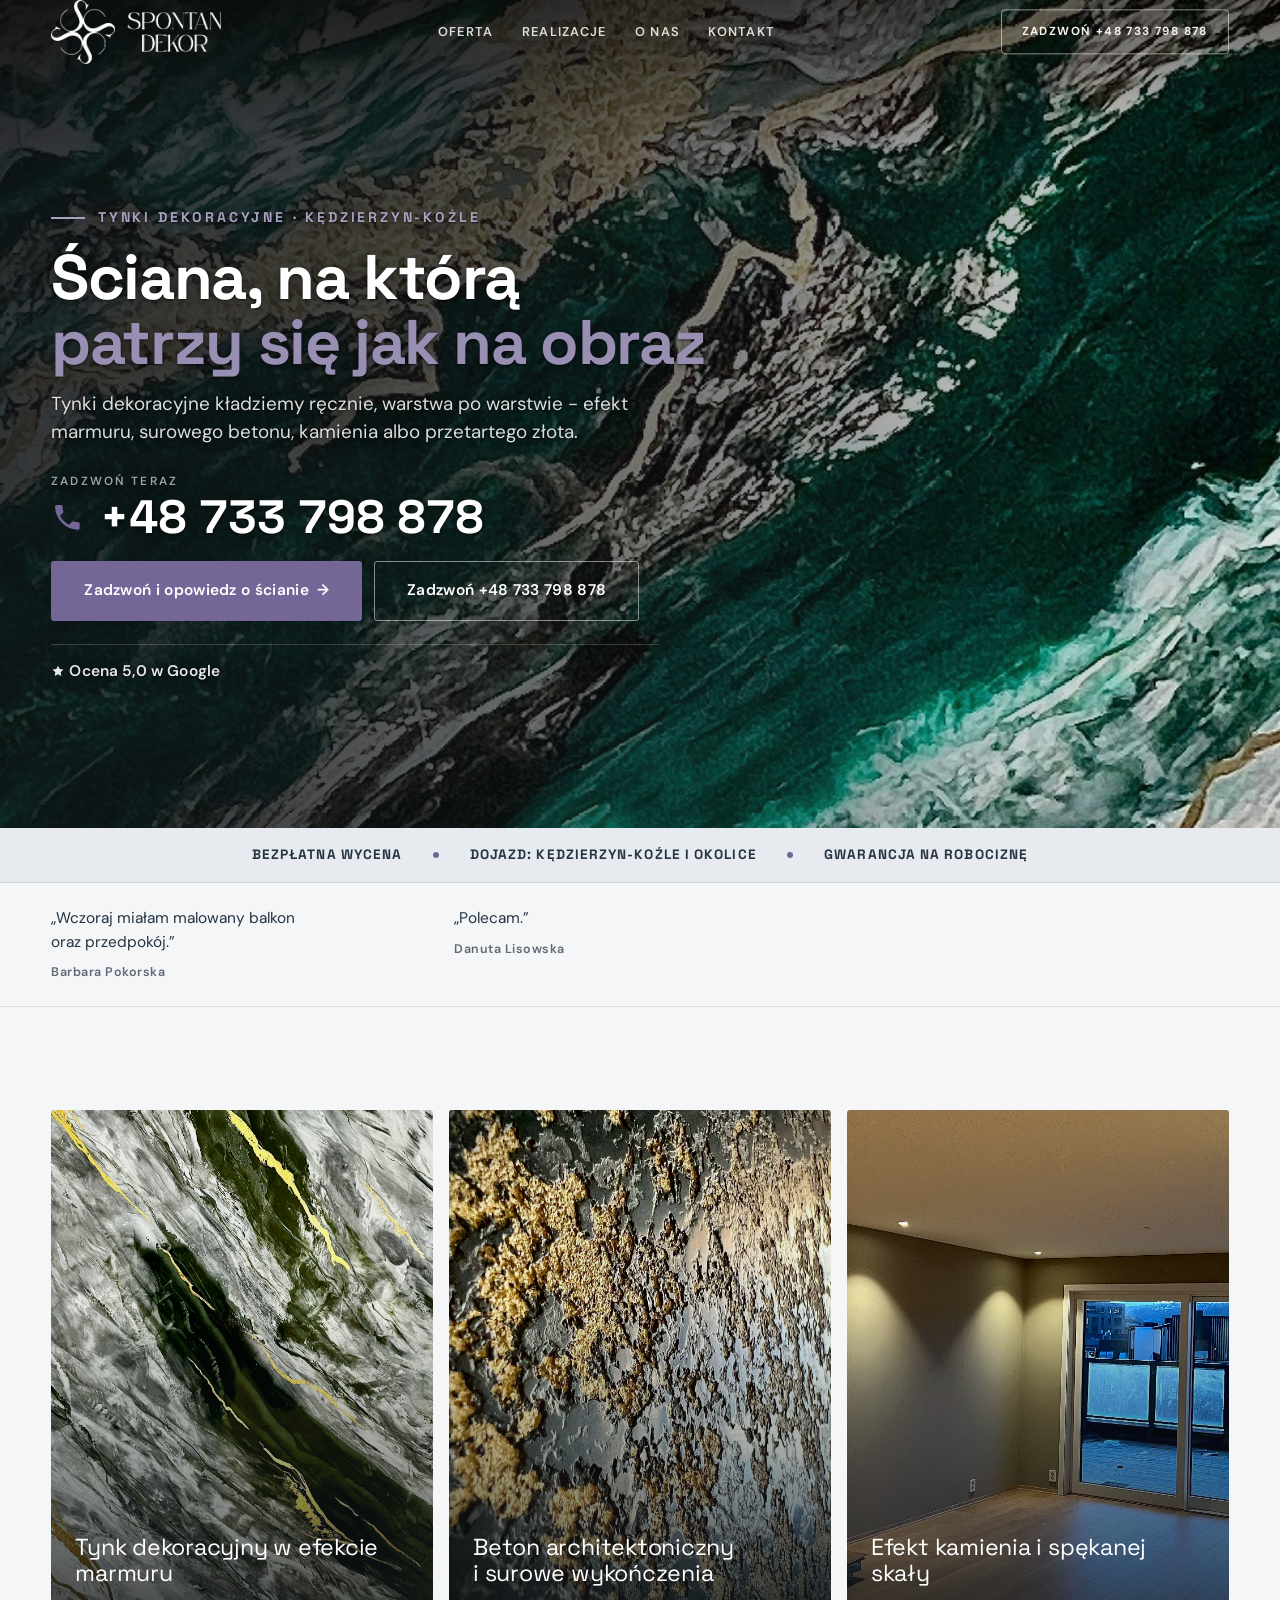
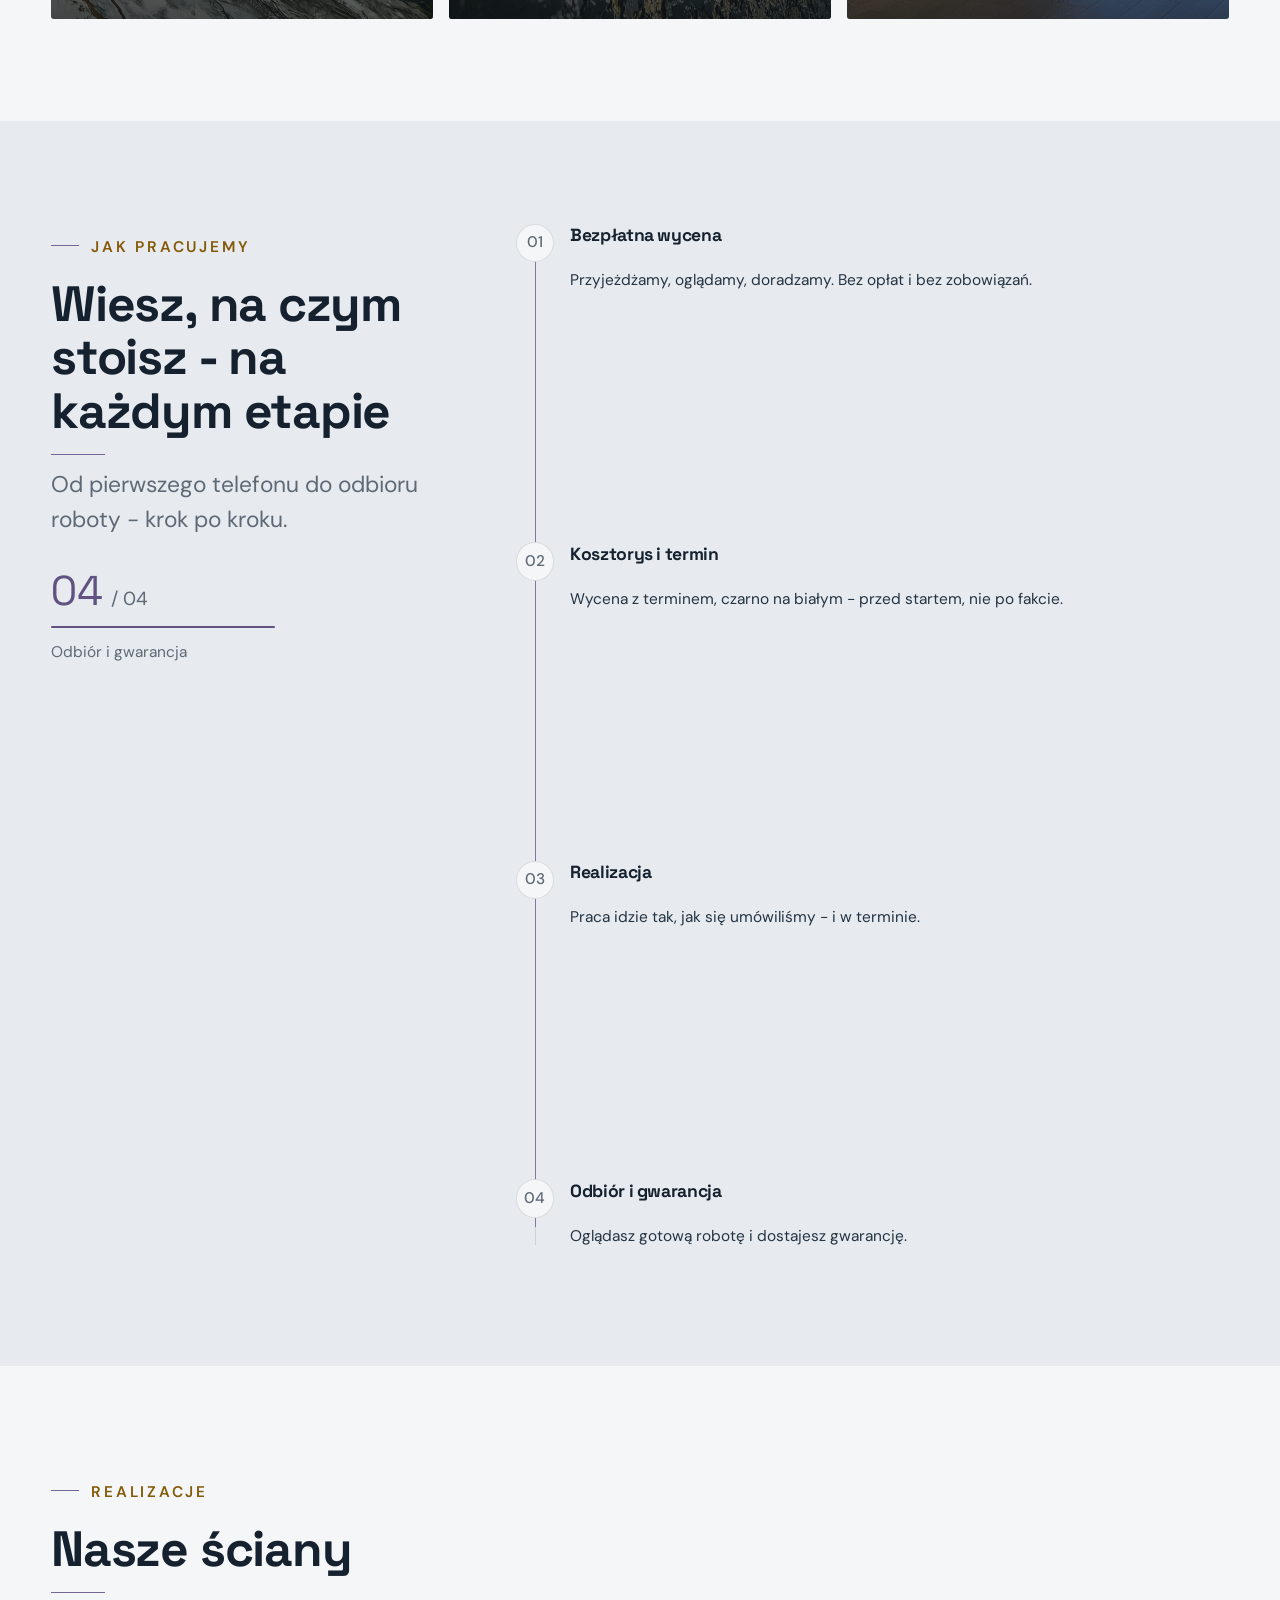
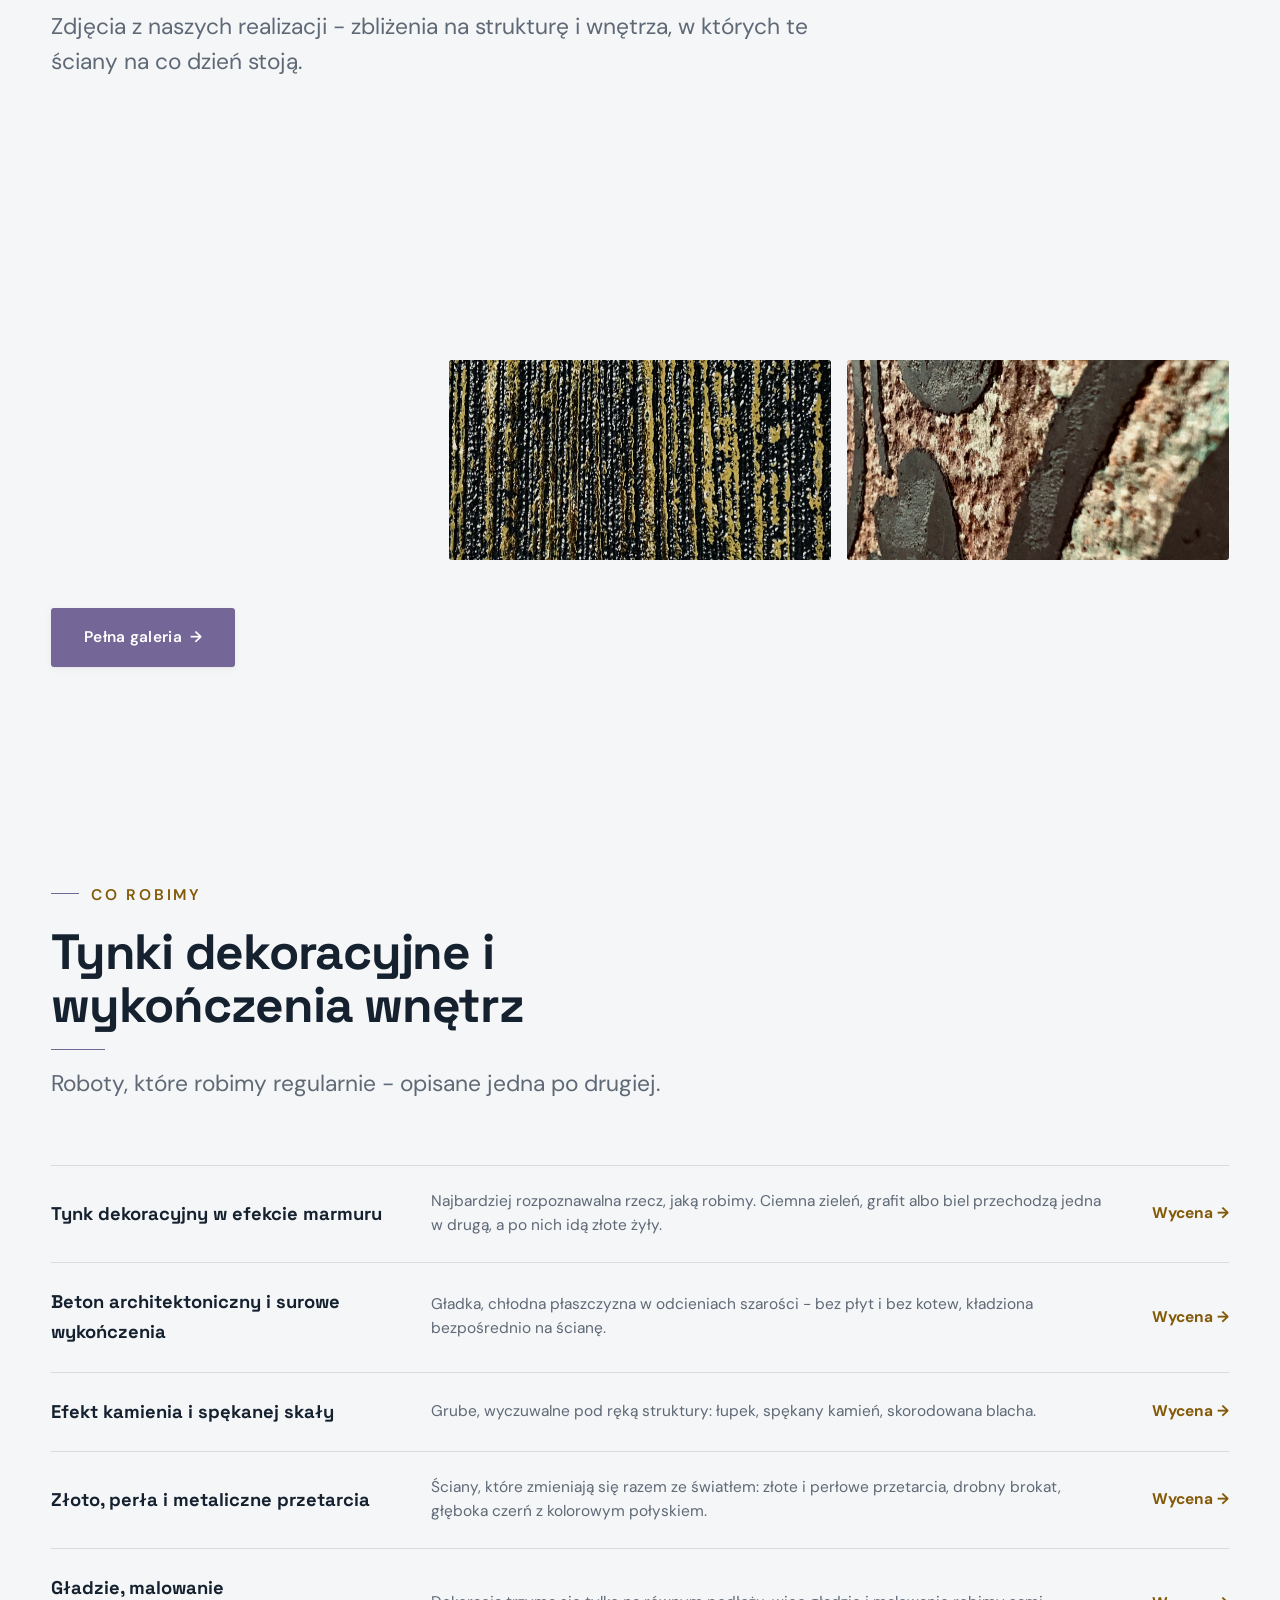
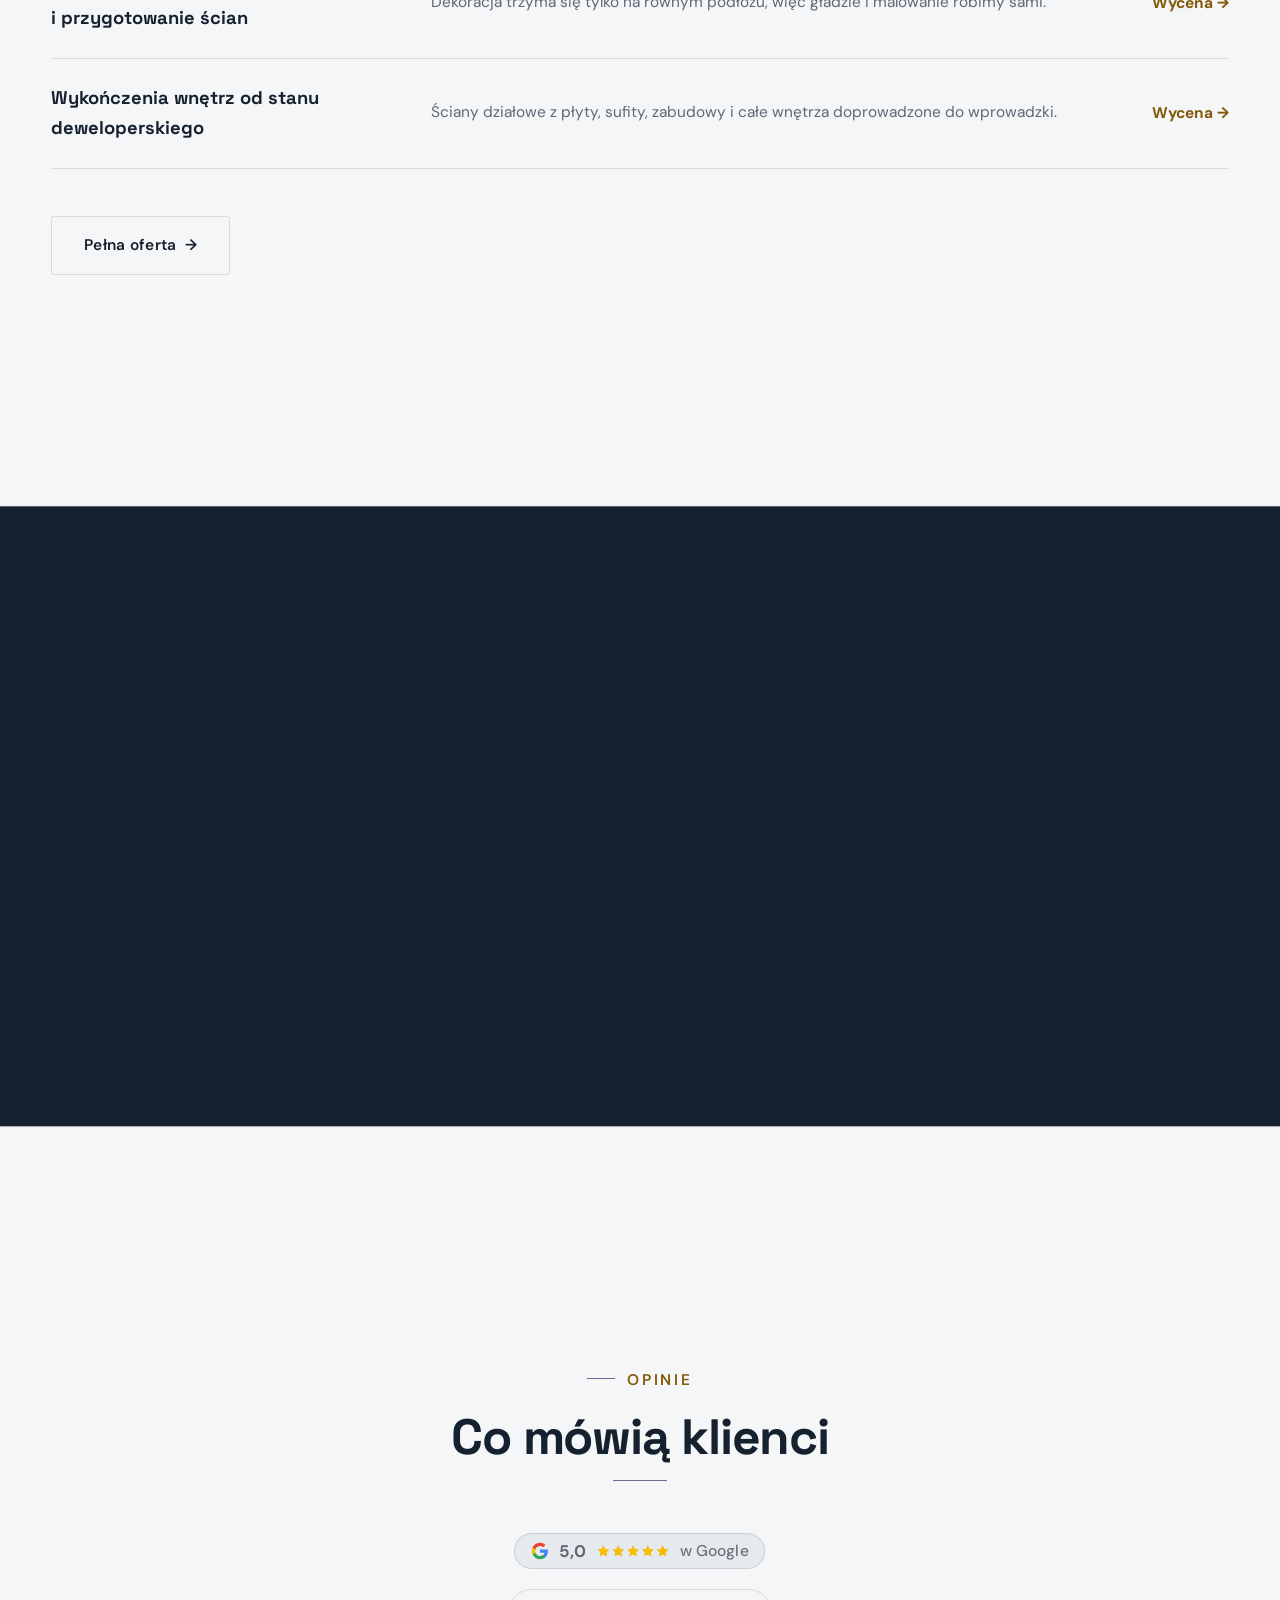
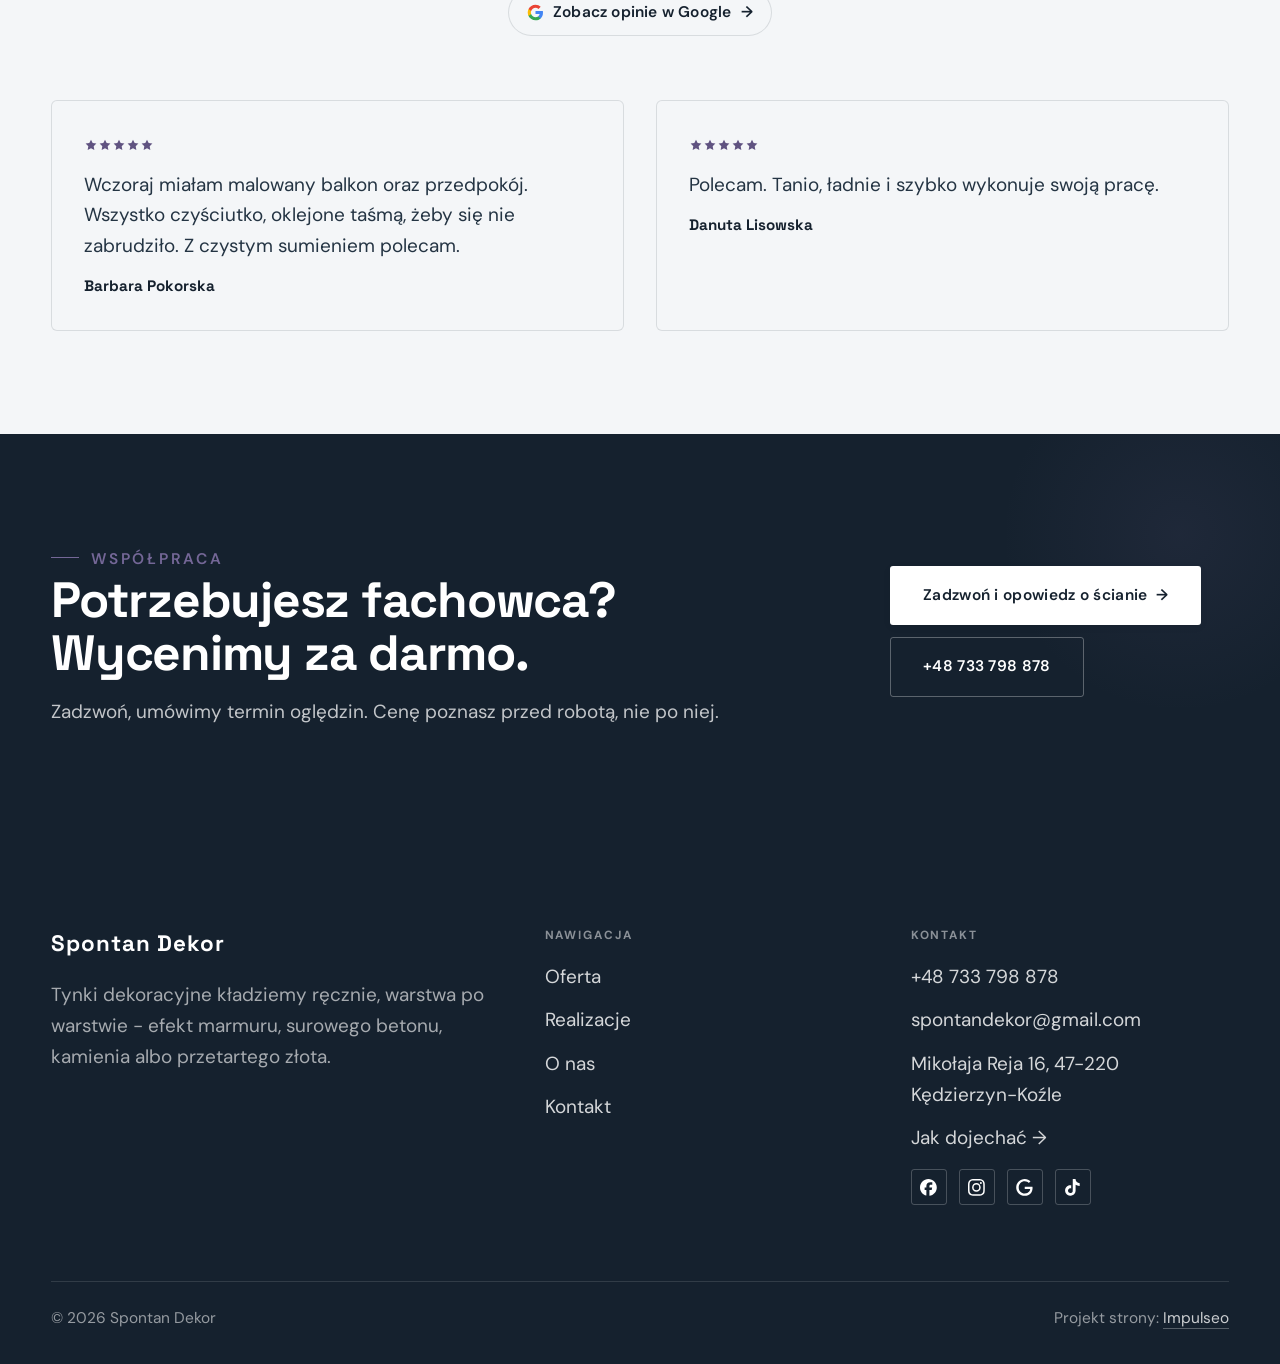
<file: index.html>
<!DOCTYPE html>
<html lang="pl">
<head>
<meta charset="UTF-8">
<meta name="viewport" content="width=device-width, initial-scale=1.0">
<link rel="preload" as="image" href="img/logo.png" fetchpriority="high">
<script>
/* EKRAN POWITALNY — zapala klasy PRZED pierwszą klatką. Musi stać w <head>
   i BEZ defer: z defer przez ułamek sekundy widać stronę, a potem kurtynę. */
(function(){try{
  var h=document.documentElement;
  if(window.matchMedia&&window.matchMedia('(prefers-reduced-motion:reduce)').matches)return;
  var znowu=/[?&]intro(=|&|$)/.test(location.search);   /* ?intro = zagraj ponownie */
  if(!znowu){try{
    if(sessionStorage.getItem('sd_wejscie'))return;     /* raz na wizytę, nie na podstronę */
    sessionStorage.setItem('sd_wejscie','1');
  }catch(e){}}
  h.classList.add('intro-on');
}catch(e){}})();
</script>
<title>Spontan Dekor - tynki dekoracyjne · Kędzierzyn-Koźle</title>
<meta name="description" content="Spontan Dekor, Kędzierzyn-Koźle - tynki dekoracyjne i wykończenia wnętrz. Efekt marmuru, betonu, kamienia i złota, na włoskich materiałach Giorgio Graesan i Antonio Liso. Robimy też gładzie i malowanie. Ocena 5,0 w Google. Zadzwoń i umów oglądziny ściany.">
<link rel="canonical" href="https://kris20032.github.io/spontandekor/">
<meta name="robots" content="noindex, nofollow">
<meta property="og:type" content="website">
<meta property="og:locale" content="pl_PL">
<meta property="og:site_name" content="Spontan Dekor">
<meta property="og:title" content="Spontan Dekor - tynki dekoracyjne · Kędzierzyn-Koźle">
<meta property="og:description" content="Spontan Dekor, Kędzierzyn-Koźle - tynki dekoracyjne i wykończenia wnętrz. Efekt marmuru, betonu, kamienia i złota, na włoskich materiałach Giorgio Graesan i Antonio Liso. Robimy też gładzie i malowanie. Ocena 5,0 w Google. Zadzwoń i umów oglądziny ściany.">
<meta property="og:url" content="https://kris20032.github.io/spontandekor/">
<meta property="og:image" content="https://kris20032.github.io/spontandekor/img/og.jpg">
<meta property="og:image:width" content="1200">
<meta property="og:image:height" content="630">
<meta name="twitter:card" content="summary_large_image">
<script type="application/ld+json">{"@context": "https://schema.org", "@type": "LocalBusiness", "name": "Spontan Dekor", "url": "https://kris20032.github.io/spontandekor/", "telephone": "+48733798878", "image": "https://kris20032.github.io/spontandekor/img/og.jpg", "areaServed": "Kędzierzyn-Koźle", "sameAs": ["https://www.facebook.com/SpontanDekor/", "https://www.instagram.com/spontandekor", "https://www.tiktok.com/@spontan.dekor", "https://maps.google.com/?cid=3119896002535592221"]}</script>
<link rel="preconnect" href="https://fonts.googleapis.com">
<link rel="preconnect" href="https://fonts.gstatic.com" crossorigin>
<link href="https://fonts.googleapis.com/css2?family=Space+Grotesk:wght@500;600;700&family=DM+Sans:opsz,wght@9..40,400;9..40,500;9..40,600&display=swap" rel="stylesheet">
<link rel="stylesheet" href="assets/styles.css?v=219c319c">
</head>
<body>

<div class="intro-kurtyna" aria-hidden="true"><i class="ik-tynk"></i><i class="ik-zylka"></i><i class="ik-krawedz"></i></div>
<div class="intro-pasek" aria-hidden="true"></div>


<header class="nav">
  <div class="wrap nav-inner">
    <a class="brand brand-has-logo" href="index.html"><img class="brand-logo" src="img/logo.png" alt="Spontan Dekor" width="798" height="300" decoding="async"></a>
    <nav class="nav-links">
      <a href="oferta.html">Oferta</a>
      <a href="realizacje.html">Realizacje</a>
      <a href="o-nas.html">O nas</a>
      <a href="kontakt.html">Kontakt</a>
      <a href="tel:+48733798878" class="btn btn-accent">Zadzwoń +48 733 798 878</a>
    </nav>
    <button class="nav-toggle" aria-label="Menu"><span></span><span></span><span></span></button>
  </div>
</header>

<script>
/* EKRAN POWITALNY — pomiar i takty. Stoi TUŻ ZA </header> celowo: z końca strony
   (main.js) start wypada ~300 ms później, a całe wejście ma budżet ~1,5 s.
   Kurtyna NIE RUSZA, dopóki logo nie jest pobrane I ZDEKODOWANE — inaczej cały
   takt wyłaniania gra na pustym miejscu, a plik pojawia się w połowie przelotu. */
(function(){
  var h=document.documentElement;
  if(!h.classList.contains('intro-on'))return;

  var kurtyna=document.querySelector('.intro-kurtyna');
  var obraz=document.querySelector('.nav .brand-logo');
  var MIN=680,SUFIT=880,CZEKANIE=1400;      /* SUFIT policzony WSTECZ z budżetu 1,5 s */
  var zamkniete=false,start=0,zaladowane=false,hero=null;

  /* Nagłówek hero NIE gra pod zasłoną - czeka na to zdarzenie i wjeżdża linia po
     linii dopiero, gdy tynk odsłoni jego miejsce. Bez tego najładniejszy takt strony
     odbywa się za kurtyną, a klient dostaje gotowy, nieruchomy tytuł (wzorzec Meble
     FRONT). Bezpiecznik na wypadek, gdyby wejście padło, siedzi w main.js. */
  var ogloszone=false;
  function ogloszKoniec(){
    if(ogloszone)return;
    ogloszone=true;
    try{document.dispatchEvent(new Event('wejscie:koniec'));}
    catch(e){var z=document.createEvent('Event');z.initEvent('wejscie:koniec',false,false);
             document.dispatchEvent(z);}
  }

  function sprzataj(){
    ogloszKoniec();
    if(zamkniete)return;
    zamkniete=true;
    h.classList.remove('intro-on','intro-gra','intro-out','intro-mierze');
    h.classList.add('intro-po');
  }
  if(!kurtyna||!obraz){sprzataj();return;}

  /* 🔴 SPÓŹNIONEGO WEJŚCIA NIE GRAMY (zmierzone 12.09.2026 z dławieniem łącza do
     1,6 Mb/s). Arkusz stylów w <head> WSTRZYMUJE wykonanie tego skryptu, więc na
     wolnym łączu ruszał on dopiero po ~2,4 s - i doklejał klientowi jeszcze 1,7 s
     kurtyny na wierzch. Kto już czekał na stronę, ma ją zobaczyć od razu.
     Sprawdzamy DWA razy: tu (żeby nie czekać jeszcze na logo z zasłoną na ekranie)
     i w graj() (bo czekanie na logo samo w sobie może przekroczyć budżet). */
  function zaPozno(){return !!(window.performance&&performance.now&&performance.now()>1400);}
  if(zaPozno()){sprzataj();return;}

  /* Rozmiar na kurtynie i cel lotu MIERZYMY, nie zgadujemy. Sufit rozmiaru bierze
     się z pikseli pliku podzielonych przez gęstość ekranu - powyżej tego znak
     byłby miękki na telefonie (DPR 3). */
  function wymiary(){
    h.classList.add('intro-mierze');
    var r=obraz.getBoundingClientRect();
    h.classList.remove('intro-mierze');
    if(!r.width||!r.height)return false;
    var gestosc=Math.min(window.devicePixelRatio||1,3);
    var sufit=(obraz.naturalWidth||798)/gestosc;
    var cel=(window.innerWidth<680)?Math.min(window.innerWidth*0.72,320)
                                   :Math.min(window.innerWidth*0.42,470);
    cel=Math.max(r.width,Math.min(cel,sufit));
    h.style.setProperty('--i-w',Math.round(cel)+'px');
    h.style.setProperty('--i-h',Math.round(cel*r.height/r.width)+'px');
    h.style.setProperty('--i-zmniejsz',(r.width/cel).toFixed(4));   /* zawsze < 1 */
    h.style.setProperty('--i-px',Math.round(r.left+r.width/2-window.innerWidth/2)+'px');
    h.style.setProperty('--i-py',Math.round(r.top+r.height/2-window.innerHeight/2)+'px');
    h.style.setProperty('--i-baza-w',Math.round(r.width)+'px');
    h.style.setProperty('--i-baza-h',Math.round(r.height)+'px');
    /* Faktura paska musi trafić W TEN SAM PIKSEL co faktura kurtyny, więc bierzemy
       PRAWDZIWE okno (clientWidth, bez paska przewijania), nie 100vw. */
    h.style.setProperty('--i-vw',h.clientWidth+'px');
    h.style.setProperty('--i-vh',h.clientHeight+'px');
    var pasek=document.querySelector('.nav');
    if(pasek)h.style.setProperty('--i-pasek',Math.round(pasek.getBoundingClientRect().height)+'px');
    return true;
  }

  /* Pod zasłoną liczy się JEDNO zdjęcie - nagłówek. `window.load` czekałby na
     wszystkie 18 kadrów galerii i kurtyna wisiałaby dwa razy dłużej.
     🔴 `complete` znaczy tylko „pobrane", NIE „narysowane" - dokładnie jak przy logo.
     Na nagraniu widać było, że kurtyna zaczyna schodzić, gdy hero jeszcze się
     rasteryzuje, i przez chwilę spod niej wychodzi biała płaszczyzna zamiast zdjęcia.
     Piksele domyka dopiero decode(); gdyby się ociągał, i tak zdejmie nas SUFIT. */
  var heroNarysowany=false,heroPytany=false;
  function heroGotowe(){
    if(heroNarysowany)return true;
    if(!hero)hero=document.querySelector('.hero-fach .hf-photo');
    if(!(hero&&hero.complete&&hero.naturalWidth>0))return false;
    if(!hero.decode){heroNarysowany=true;return true;}
    if(!heroPytany){
      heroPytany=true;
      hero.decode().then(function(){heroNarysowany=true;},function(){heroNarysowany=true;});
    }
    return heroNarysowany;
  }
  function moze(){
    if(zamkniete)return;
    if(Date.now()-start>=MIN&&(heroGotowe()||zaladowane))zejdz();
    else setTimeout(moze,70);
  }
  function zejdz(){
    if(zamkniete||h.classList.contains('intro-out'))return;
    h.classList.add('intro-out');
    setTimeout(ogloszKoniec,420);        /* tynk minął miejsce tytułu - hero rusza */
    setTimeout(sprzataj,800);            /* po przelocie znaku do paska (.76 s) */
  }
  function graj(){
    if(zamkniete)return;
    if(zaPozno()){sprzataj();return;}
    if(!wymiary()){sprzataj();return;}   /* nie ma czego mierzyć - lepiej bez wejścia */
    start=Date.now();
    /* DWIE klatki: po jednej przeglądarka skleja stan startowy z końcowym */
    requestAnimationFrame(function(){requestAnimationFrame(function(){
      if(zamkniete)return;
      h.classList.add('intro-gra');
      moze();
      setTimeout(zejdz,SUFIT);
      setTimeout(sprzataj,3600);         /* twardy bezpiecznik, niezależny od wszystkiego */
    });});
  }

  function pobrane(){return obraz.complete&&obraz.naturalWidth>0;}
  function zacznij(){
    if(zamkniete)return;
    if(obraz.decode)obraz.decode().then(graj,graj);   /* complete = pobrane, decode = narysowane */
    else graj();
  }
  if(pobrane())zacznij();
  else{
    obraz.addEventListener('load',zacznij);
    obraz.addEventListener('error',sprzataj);         /* logo nie doszło = żadnego wejścia */
    setTimeout(function(){pobrane()?zacznij():sprzataj();},CZEKANIE);
  }

  window.addEventListener('load',function(){zaladowane=true;});

  /* Klik / dotyk / klawisz / przewinięcie przerywa natychmiast. */
  var y0=window.scrollY||0;
  ['click','touchstart','keydown'].forEach(function(zdarzenie){
    window.addEventListener(zdarzenie,sprzataj,{passive:true});
  });
  window.addEventListener('scroll',function(){
    if(Math.abs((window.scrollY||0)-y0)>6)sprzataj();
  },{passive:true});
})();
</script>


<main>
<section class="hero-fach">
  <img class="hf-photo" src="img/hero.jpg" fetchpriority="high" alt="Spontan Dekor" width="2302" height="840">
  <div class="hf-panel">
    <div class="hf-inner">
      <span class="hf-kicker">Tynki dekoracyjne · Kędzierzyn-Koźle</span>
      <h1 class="hf-title">Ściana, na którą <em>patrzy się jak na obraz</em></h1>
      <p class="hf-lead">Tynki dekoracyjne kładziemy ręcznie, warstwa po warstwie - efekt marmuru, surowego betonu, kamienia albo przetartego złota.</p>
      <a class="hf-phone" href="tel:+48733798878"><span class="hf-phone-lab">Zadzwoń teraz</span><span class="hf-phone-num"><svg class="ico-tel" width="16" height="16" viewBox="0 0 24 24" fill="none" aria-hidden="true"><path d="M6.6 10.8a15.5 15.5 0 0 0 6.6 6.6l2.2-2.2a1 1 0 0 1 1-.24 11.4 11.4 0 0 0 3.6.58 1 1 0 0 1 1 1V20a1 1 0 0 1-1 1A17 17 0 0 1 3 4a1 1 0 0 1 1-1h3.5a1 1 0 0 1 1 1c0 1.25.2 2.46.58 3.6a1 1 0 0 1-.25 1l-2.23 2.2Z" fill="currentColor"/></svg> +48 733 798 878</span></a>
      <div class="hf-actions">
        <a href="kontakt.html" class="btn btn-accent">Zadzwoń i opowiedz o ścianie <span class="arr">→</span></a>
        <a href="tel:+48733798878" class="btn btn-ghost hf-ghost">Zadzwoń +48 733 798 878</a>
      </div>
      <div class="hf-trust"><svg class="ico-star" width="14" height="14" viewBox="0 0 24 24" style="vertical-align:-2px" aria-hidden="true"><path d="M12 2.8l2.85 5.8 6.4.93-4.63 4.5 1.1 6.37L12 17.4l-5.72 3 1.1-6.37-4.63-4.5 6.4-.93L12 2.8Z" fill="currentColor"/></svg> Ocena 5,0 w Google</div>
    </div>
  </div>
</section>
<section class="fach-promise">
  <div class="wrap">
    <ul class="fp-row reveal"><li>Bezpłatna wycena</li><li>Dojazd: Kędzierzyn-Koźle i okolice</li><li>Gwarancja na robociznę</li></ul>
  </div>
</section>
<section class="opinie-mini" aria-label="Opinie klientów">
  <div class="wrap">
    <div class="om-row">
      <div class="om-item reveal"><blockquote>„Wczoraj miałam malowany balkon oraz przedpokój.”</blockquote><span class="om-autor">Barbara Pokorska</span></div>
      <div class="om-item reveal"><blockquote>„Polecam.”</blockquote><span class="om-autor">Danuta Lisowska</span></div>
    </div>
  </div>
</section>
<section class="gateways-band">
  <div class="wrap">
    <div class="gateways">
      <a href="oferta.html" class="gateway reveal"><img src="img/g1.jpg" alt="Tynk dekoracyjny w efekcie marmuru" loading="lazy" width="1463" height="2048" decoding="async"><span class="g-ttl">Tynk dekoracyjny w efekcie marmuru</span></a>
      <a href="oferta.html" class="gateway reveal"><img src="img/g2.jpg" alt="Beton architektoniczny i surowe wykończenia" loading="lazy" width="1638" height="2048" decoding="async"><span class="g-ttl">Beton architektoniczny i surowe wykończenia</span></a>
      <a href="oferta.html" class="gateway reveal"><img src="img/g3.jpg" alt="Efekt kamienia i spękanej skały" loading="lazy" width="2048" height="1150" decoding="async"><span class="g-ttl">Efekt kamienia i spękanej skały</span></a>
    </div>
  </div>
</section>
<section class="proces proces-os fachowcy">
  <div class="wrap proc-grid">
    <div class="proc-side">
      <div class="head reveal">
        <span class="eyebrow">Jak pracujemy</span>
        <h2>Wiesz, na czym stoisz - na każdym etapie</h2>
        <p>Od pierwszego telefonu do odbioru roboty - krok po kroku.</p>
      </div>
      <div class="proc-count" aria-hidden="true"><span class="pc-cur">01</span><span class="pc-all">/ 04</span></div>
      <div class="proc-bar" aria-hidden="true"><i></i></div>
      <p class="proc-now" aria-hidden="true">Bezpłatna wycena</p>
    </div>
    <ol class="proces-line">
      <li class="reveal"><span class="pno">01</span><h3>Bezpłatna wycena</h3><p>Przyjeżdżamy, oglądamy, doradzamy. Bez opłat i bez zobowiązań.</p></li>
      <li class="reveal"><span class="pno">02</span><h3>Kosztorys i termin</h3><p>Wycena z terminem, czarno na białym - przed startem, nie po fakcie.</p></li>
      <li class="reveal"><span class="pno">03</span><h3>Realizacja</h3><p>Praca idzie tak, jak się umówiliśmy - i w terminie.</p></li>
      <li class="reveal"><span class="pno">04</span><h3>Odbiór i gwarancja</h3><p>Oglądasz gotową robotę i dostajesz gwarancję.</p></li>
    </ol>
  </div>
</section>
<section>
  <div class="wrap">
    <div class="head reveal">
      <span class="eyebrow">Realizacje</span>
      <h2>Nasze ściany</h2>
      <p>Zdjęcia z naszych realizacji - zbliżenia na strukturę i wnętrza, w których te ściany na co dzień stoją.</p>
    </div>
    <div class="gallery">
      <div class="tile t-two3 reveal"><img src="img/g4.jpg" alt="Spontan Dekor" loading="lazy" width="2048" height="1150" decoding="async"></div>
      <div class="tile t-third reveal"><img src="img/g5.jpg" alt="Spontan Dekor" loading="lazy" width="1812" height="1812" decoding="async"></div>
      <div class="tile t-third reveal"><img src="img/g6.jpg" alt="Spontan Dekor" loading="lazy" width="1982" height="1070" decoding="async"></div>
      <div class="tile t-third reveal"><img src="img/g7.jpg" alt="Spontan Dekor" loading="lazy" width="1463" height="2048" decoding="async"></div>
      <div class="tile t-third reveal"><img src="img/g8.jpg" alt="Spontan Dekor" loading="lazy" width="1150" height="2048" decoding="async"></div>
    </div>
    <div style="margin-top:var(--space-7)" class="reveal"><a href="realizacje.html" class="btn btn-accent">Pełna galeria <span class="arr">→</span></a></div>
  </div>
</section>
<section class="fach-uslugi">
  <div class="wrap">
    <div class="head reveal">
      <span class="eyebrow">Co robimy</span>
      <h2>Tynki dekoracyjne i wykończenia wnętrz</h2>
      <p>Roboty, które robimy regularnie - opisane jedna po drugiej.</p>
    </div>
    <ul class="fu-list">
      <li class="fu-row reveal"><div class="fu-name">Tynk dekoracyjny w efekcie marmuru</div><div class="fu-desc">Najbardziej rozpoznawalna rzecz, jaką robimy. Ciemna zieleń, grafit albo biel przechodzą jedna w drugą, a po nich idą złote żyły.</div><a class="fu-cta" href="kontakt.html">Wycena <span class="arr">→</span></a></li>
      <li class="fu-row reveal"><div class="fu-name">Beton architektoniczny i surowe wykończenia</div><div class="fu-desc">Gładka, chłodna płaszczyzna w odcieniach szarości - bez płyt i bez kotew, kładziona bezpośrednio na ścianę.</div><a class="fu-cta" href="kontakt.html">Wycena <span class="arr">→</span></a></li>
      <li class="fu-row reveal"><div class="fu-name">Efekt kamienia i spękanej skały</div><div class="fu-desc">Grube, wyczuwalne pod ręką struktury: łupek, spękany kamień, skorodowana blacha.</div><a class="fu-cta" href="kontakt.html">Wycena <span class="arr">→</span></a></li>
      <li class="fu-row reveal"><div class="fu-name">Złoto, perła i metaliczne przetarcia</div><div class="fu-desc">Ściany, które zmieniają się razem ze światłem: złote i perłowe przetarcia, drobny brokat, głęboka czerń z kolorowym połyskiem.</div><a class="fu-cta" href="kontakt.html">Wycena <span class="arr">→</span></a></li>
      <li class="fu-row reveal"><div class="fu-name">Gładzie, malowanie i przygotowanie ścian</div><div class="fu-desc">Dekoracja trzyma się tylko na równym podłożu, więc gładzie i malowanie robimy sami.</div><a class="fu-cta" href="kontakt.html">Wycena <span class="arr">→</span></a></li>
      <li class="fu-row reveal"><div class="fu-name">Wykończenia wnętrz od stanu deweloperskiego</div><div class="fu-desc">Ściany działowe z płyty, sufity, zabudowy i całe wnętrza doprowadzone do wprowadzki.</div><a class="fu-cta" href="kontakt.html">Wycena <span class="arr">→</span></a></li>
    </ul>
    <div style="margin-top:var(--space-7)" class="reveal"><a href="oferta.html" class="btn btn-ghost">Pełna oferta <span class="arr">→</span></a></div>
  </div>
</section>
<section class="stopklatka" aria-hidden="true">
  <div class="stk-bg" style="background-image:url(img/g16.jpg)"></div>
</section>
<section class="opinie">
  <div class="wrap">
    <div class="head center reveal">
      <span class="eyebrow">Opinie</span>
      <h2>Co mówią klienci</h2>
    </div>
    <p class="op-meta reveal"><span class="g-badge"><svg class="gb-ico" viewBox="0 0 24 24" width="18" height="18" aria-hidden="true"><path fill="#4285F4" d="M22.56 12.25c0-.78-.07-1.53-.2-2.25H12v4.26h5.92c-.26 1.37-1.04 2.53-2.21 3.31v2.77h3.57c2.08-1.92 3.28-4.74 3.28-8.09z"/><path fill="#34A853" d="M12 23c2.97 0 5.46-.98 7.28-2.66l-3.57-2.77c-.98.66-2.23 1.06-3.71 1.06-2.86 0-5.29-1.93-6.16-4.53H2.18v2.84C3.99 20.53 7.7 23 12 23z"/><path fill="#FBBC05" d="M5.84 14.09c-.22-.66-.35-1.36-.35-2.09s.13-1.43.35-2.09V7.07H2.18C1.43 8.55 1 10.22 1 12s.43 3.45 1.18 4.93l2.85-2.22.81-.62z"/><path fill="#EA4335" d="M12 5.38c1.62 0 3.06.56 4.21 1.64l3.15-3.15C17.45 2.09 14.97 1 12 1 7.7 1 3.99 3.47 2.18 7.07l3.66 2.84c.87-2.6 3.3-4.53 6.16-4.53z"/></svg><b class="gb-ocena">5,0</b><svg class="gb-stars" viewBox="0 0 90 18" width="74" height="14.8" aria-hidden="true"><g fill="currentColor" opacity=".26"><path transform="translate(0,0)" d="M9 1.6l2.2 4.46 4.92.72-3.56 3.47.84 4.9L9 12.74l-4.4 2.31.84-4.9L1.88 6.68l4.92-.72L9 1.6Z"/><path transform="translate(18,0)" d="M9 1.6l2.2 4.46 4.92.72-3.56 3.47.84 4.9L9 12.74l-4.4 2.31.84-4.9L1.88 6.68l4.92-.72L9 1.6Z"/><path transform="translate(36,0)" d="M9 1.6l2.2 4.46 4.92.72-3.56 3.47.84 4.9L9 12.74l-4.4 2.31.84-4.9L1.88 6.68l4.92-.72L9 1.6Z"/><path transform="translate(54,0)" d="M9 1.6l2.2 4.46 4.92.72-3.56 3.47.84 4.9L9 12.74l-4.4 2.31.84-4.9L1.88 6.68l4.92-.72L9 1.6Z"/><path transform="translate(72,0)" d="M9 1.6l2.2 4.46 4.92.72-3.56 3.47.84 4.9L9 12.74l-4.4 2.31.84-4.9L1.88 6.68l4.92-.72L9 1.6Z"/></g><clipPath id="gs1000"><rect x="0" y="0" width="90.0" height="18"/></clipPath><g fill="#FBBC04" clip-path="url(#gs1000)"><path transform="translate(0,0)" d="M9 1.6l2.2 4.46 4.92.72-3.56 3.47.84 4.9L9 12.74l-4.4 2.31.84-4.9L1.88 6.68l4.92-.72L9 1.6Z"/><path transform="translate(18,0)" d="M9 1.6l2.2 4.46 4.92.72-3.56 3.47.84 4.9L9 12.74l-4.4 2.31.84-4.9L1.88 6.68l4.92-.72L9 1.6Z"/><path transform="translate(36,0)" d="M9 1.6l2.2 4.46 4.92.72-3.56 3.47.84 4.9L9 12.74l-4.4 2.31.84-4.9L1.88 6.68l4.92-.72L9 1.6Z"/><path transform="translate(54,0)" d="M9 1.6l2.2 4.46 4.92.72-3.56 3.47.84 4.9L9 12.74l-4.4 2.31.84-4.9L1.88 6.68l4.92-.72L9 1.6Z"/><path transform="translate(72,0)" d="M9 1.6l2.2 4.46 4.92.72-3.56 3.47.84 4.9L9 12.74l-4.4 2.31.84-4.9L1.88 6.68l4.92-.72L9 1.6Z"/></g></svg><span class="gb-txt">w Google</span></span></p>
    <p class="op-meta reveal"><a class="op-google" href="https://maps.google.com/?cid=3119896002535592221" target="_blank" rel="noopener"><svg class="op-g-ico" viewBox="0 0 24 24" width="17" height="17" aria-hidden="true"><path fill="#4285F4" d="M22.56 12.25c0-.78-.07-1.53-.2-2.25H12v4.26h5.92c-.26 1.37-1.04 2.53-2.21 3.31v2.77h3.57c2.08-1.92 3.28-4.74 3.28-8.09z"/><path fill="#34A853" d="M12 23c2.97 0 5.46-.98 7.28-2.66l-3.57-2.77c-.98.66-2.23 1.06-3.71 1.06-2.86 0-5.29-1.93-6.16-4.53H2.18v2.84C3.99 20.53 7.7 23 12 23z"/><path fill="#FBBC05" d="M5.84 14.09c-.22-.66-.35-1.36-.35-2.09s.13-1.43.35-2.09V7.07H2.18C1.43 8.55 1 10.22 1 12s.43 3.45 1.18 4.93l2.85-2.22.81-.62z"/><path fill="#EA4335" d="M12 5.38c1.62 0 3.06.56 4.21 1.64l3.15-3.15C17.45 2.09 14.97 1 12 1 7.7 1 3.99 3.47 2.18 7.07l3.66 2.84c.87-2.6 3.3-4.53 6.16-4.53z"/></svg><span>Zobacz opinie w Google</span><span class="arr">→</span></a></p>
    <div class="opinie-grid">
      <figure class="op-card reveal"><span class="op-star"><svg class="ico-star" width="14" height="14" viewBox="0 0 24 24" style="vertical-align:-2px" aria-hidden="true"><path d="M12 2.8l2.85 5.8 6.4.93-4.63 4.5 1.1 6.37L12 17.4l-5.72 3 1.1-6.37-4.63-4.5 6.4-.93L12 2.8Z" fill="currentColor"/></svg><svg class="ico-star" width="14" height="14" viewBox="0 0 24 24" style="vertical-align:-2px" aria-hidden="true"><path d="M12 2.8l2.85 5.8 6.4.93-4.63 4.5 1.1 6.37L12 17.4l-5.72 3 1.1-6.37-4.63-4.5 6.4-.93L12 2.8Z" fill="currentColor"/></svg><svg class="ico-star" width="14" height="14" viewBox="0 0 24 24" style="vertical-align:-2px" aria-hidden="true"><path d="M12 2.8l2.85 5.8 6.4.93-4.63 4.5 1.1 6.37L12 17.4l-5.72 3 1.1-6.37-4.63-4.5 6.4-.93L12 2.8Z" fill="currentColor"/></svg><svg class="ico-star" width="14" height="14" viewBox="0 0 24 24" style="vertical-align:-2px" aria-hidden="true"><path d="M12 2.8l2.85 5.8 6.4.93-4.63 4.5 1.1 6.37L12 17.4l-5.72 3 1.1-6.37-4.63-4.5 6.4-.93L12 2.8Z" fill="currentColor"/></svg><svg class="ico-star" width="14" height="14" viewBox="0 0 24 24" style="vertical-align:-2px" aria-hidden="true"><path d="M12 2.8l2.85 5.8 6.4.93-4.63 4.5 1.1 6.37L12 17.4l-5.72 3 1.1-6.37-4.63-4.5 6.4-.93L12 2.8Z" fill="currentColor"/></svg></span><blockquote>Wczoraj miałam malowany balkon oraz przedpokój. Wszystko czyściutko, oklejone taśmą, żeby się nie zabrudziło. Z czystym sumieniem polecam.</blockquote><span class="op-autor">Barbara Pokorska</span></figure>
      <figure class="op-card reveal"><span class="op-star"><svg class="ico-star" width="14" height="14" viewBox="0 0 24 24" style="vertical-align:-2px" aria-hidden="true"><path d="M12 2.8l2.85 5.8 6.4.93-4.63 4.5 1.1 6.37L12 17.4l-5.72 3 1.1-6.37-4.63-4.5 6.4-.93L12 2.8Z" fill="currentColor"/></svg><svg class="ico-star" width="14" height="14" viewBox="0 0 24 24" style="vertical-align:-2px" aria-hidden="true"><path d="M12 2.8l2.85 5.8 6.4.93-4.63 4.5 1.1 6.37L12 17.4l-5.72 3 1.1-6.37-4.63-4.5 6.4-.93L12 2.8Z" fill="currentColor"/></svg><svg class="ico-star" width="14" height="14" viewBox="0 0 24 24" style="vertical-align:-2px" aria-hidden="true"><path d="M12 2.8l2.85 5.8 6.4.93-4.63 4.5 1.1 6.37L12 17.4l-5.72 3 1.1-6.37-4.63-4.5 6.4-.93L12 2.8Z" fill="currentColor"/></svg><svg class="ico-star" width="14" height="14" viewBox="0 0 24 24" style="vertical-align:-2px" aria-hidden="true"><path d="M12 2.8l2.85 5.8 6.4.93-4.63 4.5 1.1 6.37L12 17.4l-5.72 3 1.1-6.37-4.63-4.5 6.4-.93L12 2.8Z" fill="currentColor"/></svg><svg class="ico-star" width="14" height="14" viewBox="0 0 24 24" style="vertical-align:-2px" aria-hidden="true"><path d="M12 2.8l2.85 5.8 6.4.93-4.63 4.5 1.1 6.37L12 17.4l-5.72 3 1.1-6.37-4.63-4.5 6.4-.93L12 2.8Z" fill="currentColor"/></svg></span><blockquote>Polecam. Tanio, ładnie i szybko wykonuje swoją pracę.</blockquote><span class="op-autor">Danuta Lisowska</span></figure>
    </div>
  </div>
</section>
<section class="cta">
  <div class="wrap">
    <div class="reveal">
      <span class="eyebrow">Współpraca</span>
      <h2>Potrzebujesz fachowca? Wycenimy za darmo.</h2>
      <p>Zadzwoń, umówimy termin oględzin. Cenę poznasz przed robotą, nie po niej.</p>
    </div>
    <div class="cta-actions reveal">
      <a href="kontakt.html" class="btn btn-light">Zadzwoń i opowiedz o ścianie <span class="arr">→</span></a>
      <a href="tel:+48733798878" class="btn btn-ghost btn-ghost-cta">+48 733 798 878</a>
    </div>
  </div>
</section>
</main>

<footer>
  <div class="wrap">
    <div class="foot-grid">
      <div class="foot-brand">
        <div class="name">Spontan Dekor</div>
        <p>Tynki dekoracyjne kładziemy ręcznie, warstwa po warstwie - efekt marmuru, surowego betonu, kamienia albo przetartego złota.</p>
      </div>
      <div class="foot-col">
        <h4>Nawigacja</h4>
        <a href="oferta.html">Oferta</a>
        <a href="realizacje.html">Realizacje</a>
        <a href="o-nas.html">O nas</a>
        <a href="kontakt.html">Kontakt</a>
      </div>
      <div class="foot-col">
        <h4>Kontakt</h4>
        <a href="tel:+48733798878">+48 733 798 878</a>
        <a href="mailto:spontandekor@gmail.com">spontandekor@gmail.com</a>
        <p>Mikołaja Reja 16, 47-220 Kędzierzyn-Koźle</p>
        <a href="https://maps.google.com/?cid=3119896002535592221" target="_blank" rel="noopener">Jak dojechać →</a>
      <div class="foot-soc">
        <a class="soc" href="https://www.facebook.com/SpontanDekor/" target="_blank" rel="noopener" aria-label="Facebook - Spontan Dekor"><svg viewBox="0 0 24 24" aria-hidden="true" focusable="false"><path d="M9.101 23.691v-7.98H6.627v-3.667h2.474v-1.58c0-4.085 1.848-5.978 5.858-5.978.401 0 .955.042 1.468.103a8.68 8.68 0 0 1 1.141.195v3.325a8.623 8.623 0 0 0-.653-.036 26.805 26.805 0 0 0-.733-.009c-.707 0-1.259.096-1.675.309a1.686 1.686 0 0 0-.679.622c-.258.42-.374.995-.374 1.752v1.297h3.919l-.386 2.103-.287 1.564h-3.246v8.245C19.396 23.238 24 18.179 24 12.044c0-6.627-5.373-12-12-12s-12 5.373-12 12c0 5.628 3.874 10.35 9.101 11.647Z" fill="currentColor"/></svg></a>
        <a class="soc" href="https://www.instagram.com/spontandekor" target="_blank" rel="noopener" aria-label="Instagram - Spontan Dekor"><svg viewBox="0 0 24 24" aria-hidden="true" focusable="false"><path d="M7.0301.084c-1.2768.0602-2.1487.264-2.911.5634-.7888.3075-1.4575.72-2.1228 1.3877-.6652.6677-1.075 1.3368-1.3802 2.127-.2954.7638-.4956 1.6365-.552 2.914-.0564 1.2775-.0689 1.6882-.0626 4.947.0062 3.2586.0206 3.6671.0825 4.9473.061 1.2765.264 2.1482.5635 2.9107.308.7889.72 1.4573 1.388 2.1228.6679.6655 1.3365 1.0743 2.1285 1.38.7632.295 1.6361.4961 2.9134.552 1.2773.056 1.6884.069 4.9462.0627 3.2578-.0062 3.668-.0207 4.9478-.0814 1.28-.0607 2.147-.2652 2.9098-.5633.7889-.3086 1.4578-.72 2.1228-1.3881.665-.6682 1.0745-1.3378 1.3795-2.1284.2957-.7632.4966-1.636.552-2.9124.056-1.2809.0692-1.6898.063-4.948-.0063-3.2583-.021-3.6668-.0817-4.9465-.0607-1.2797-.264-2.1487-.5633-2.9117-.3084-.7889-.72-1.4568-1.3876-2.1228C21.2982 1.33 20.628.9208 19.8378.6165 19.074.321 18.2017.1197 16.9244.0645 15.6471.0093 15.236-.005 11.977.0014 8.718.0076 8.31.0215 7.0301.0839m.1402 21.6932c-1.17-.0509-1.8053-.2453-2.2287-.408-.5606-.216-.96-.4771-1.3819-.895-.422-.4178-.6811-.8186-.9-1.378-.1644-.4234-.3624-1.058-.4171-2.228-.0595-1.2645-.072-1.6442-.079-4.848-.007-3.2037.0053-3.583.0607-4.848.05-1.169.2456-1.805.408-2.2282.216-.5613.4762-.96.895-1.3816.4188-.4217.8184-.6814 1.3783-.9003.423-.1651 1.0575-.3614 2.227-.4171 1.2655-.06 1.6447-.072 4.848-.079 3.2033-.007 3.5835.005 4.8495.0608 1.169.0508 1.8053.2445 2.228.408.5608.216.96.4754 1.3816.895.4217.4194.6816.8176.9005 1.3787.1653.4217.3617 1.056.4169 2.2263.0602 1.2655.0739 1.645.0796 4.848.0058 3.203-.0055 3.5834-.061 4.848-.051 1.17-.245 1.8055-.408 2.2294-.216.5604-.4763.96-.8954 1.3814-.419.4215-.8181.6811-1.3783.9-.4224.1649-1.0577.3617-2.2262.4174-1.2656.0595-1.6448.072-4.8493.079-3.2045.007-3.5825-.006-4.848-.0608M16.953 5.5864A1.44 1.44 0 1 0 18.39 4.144a1.44 1.44 0 0 0-1.437 1.4424M5.8385 12.012c.0067 3.4032 2.7706 6.1557 6.173 6.1493 3.4026-.0065 6.157-2.7701 6.1506-6.1733-.0065-3.4032-2.771-6.1565-6.174-6.1498-3.403.0067-6.156 2.771-6.1496 6.1738M8 12.0077a4 4 0 1 1 4.008 3.9921A3.9996 3.9996 0 0 1 8 12.0077" fill="currentColor"/></svg></a>
        <a class="soc" href="https://maps.google.com/?cid=3119896002535592221" target="_blank" rel="noopener" aria-label="Google - Spontan Dekor"><svg viewBox="0 0 24 24" aria-hidden="true" focusable="false"><path d="M12.48 10.92v3.28h7.84c-.24 1.84-.853 3.187-1.787 4.133-1.147 1.147-2.933 2.4-6.053 2.4-4.827 0-8.6-3.893-8.6-8.72s3.773-8.72 8.6-8.72c2.6 0 4.507 1.027 5.907 2.347l2.307-2.307C18.747 1.44 16.133 0 12.48 0 5.867 0 .307 5.387.307 12s5.56 12 12.173 12c3.573 0 6.267-1.173 8.373-3.36 2.16-2.16 2.84-5.213 2.84-7.667 0-.76-.053-1.467-.173-2.053H12.48z" fill="currentColor"/></svg></a>
        <a class="soc" href="https://www.tiktok.com/@spontan.dekor" target="_blank" rel="noopener" aria-label="TikTok - Spontan Dekor"><svg viewBox="0 0 24 24" aria-hidden="true" focusable="false"><path d="M12.525.02c1.31-.02 2.61-.01 3.91-.02.08 1.53.63 3.09 1.75 4.17 1.12 1.11 2.7 1.62 4.24 1.79v4.03c-1.44-.05-2.89-.35-4.2-.97-.57-.26-1.1-.59-1.62-.93-.01 2.92.01 5.84-.02 8.75-.08 1.4-.54 2.79-1.35 3.94-1.31 1.92-3.58 3.17-5.91 3.21-1.43.08-2.86-.31-4.08-1.03-2.02-1.19-3.44-3.37-3.65-5.71-.02-.5-.03-1-.01-1.49.18-1.9 1.12-3.72 2.58-4.96 1.66-1.44 3.98-2.13 6.15-1.72.02 1.48-.04 2.96-.04 4.44-.99-.32-2.15-.23-3.02.37-.63.41-1.11 1.04-1.36 1.75-.21.51-.15 1.07-.14 1.61.24 1.64 1.82 3.02 3.5 2.87 1.12-.01 2.19-.66 2.77-1.61.19-.33.4-.67.41-1.06.1-1.79.06-3.57.07-5.36.01-4.03-.01-8.05.02-12.07z" fill="currentColor"/></svg></a>
      </div>
      </div>
    </div>
    <div class="foot-bot">
      <span>© 2026 Spontan Dekor</span>
      <span>Projekt strony: <a class="foot-credit" href="https://impulseo.pl" target="_blank" rel="noopener">Impulseo</a></span>
    </div>
  </div>
</footer>
<div class="sticky-call"><a class="sc-call" href="tel:+48733798878"><svg class="ico-tel" width="16" height="16" viewBox="0 0 24 24" fill="none" aria-hidden="true"><path d="M6.6 10.8a15.5 15.5 0 0 0 6.6 6.6l2.2-2.2a1 1 0 0 1 1-.24 11.4 11.4 0 0 0 3.6.58 1 1 0 0 1 1 1V20a1 1 0 0 1-1 1A17 17 0 0 1 3 4a1 1 0 0 1 1-1h3.5a1 1 0 0 1 1 1c0 1.25.2 2.46.58 3.6a1 1 0 0 1-.25 1l-2.23 2.2Z" fill="currentColor"/></svg> Zadzwoń</a><a class="sc-quote" href="kontakt.html">Zadzwoń i opowiedz o ścianie</a></div>
<div class="demo-wazne" data-do="2026-09-18" data-cykl="3" hidden><svg class="dw-ico" width="13" height="13" viewBox="0 0 24 24" fill="none" aria-hidden="true"><circle cx="12" cy="12" r="8.6" stroke="currentColor" stroke-width="1.8"/><path d="M12 7.2V12l3.3 2" stroke="currentColor" stroke-width="1.8" stroke-linecap="round"/></svg><span class="dw-txt"></span></div>

<script src="assets/main.js?v=cd7ebe8d"></script>
</body>
</html>
</file>
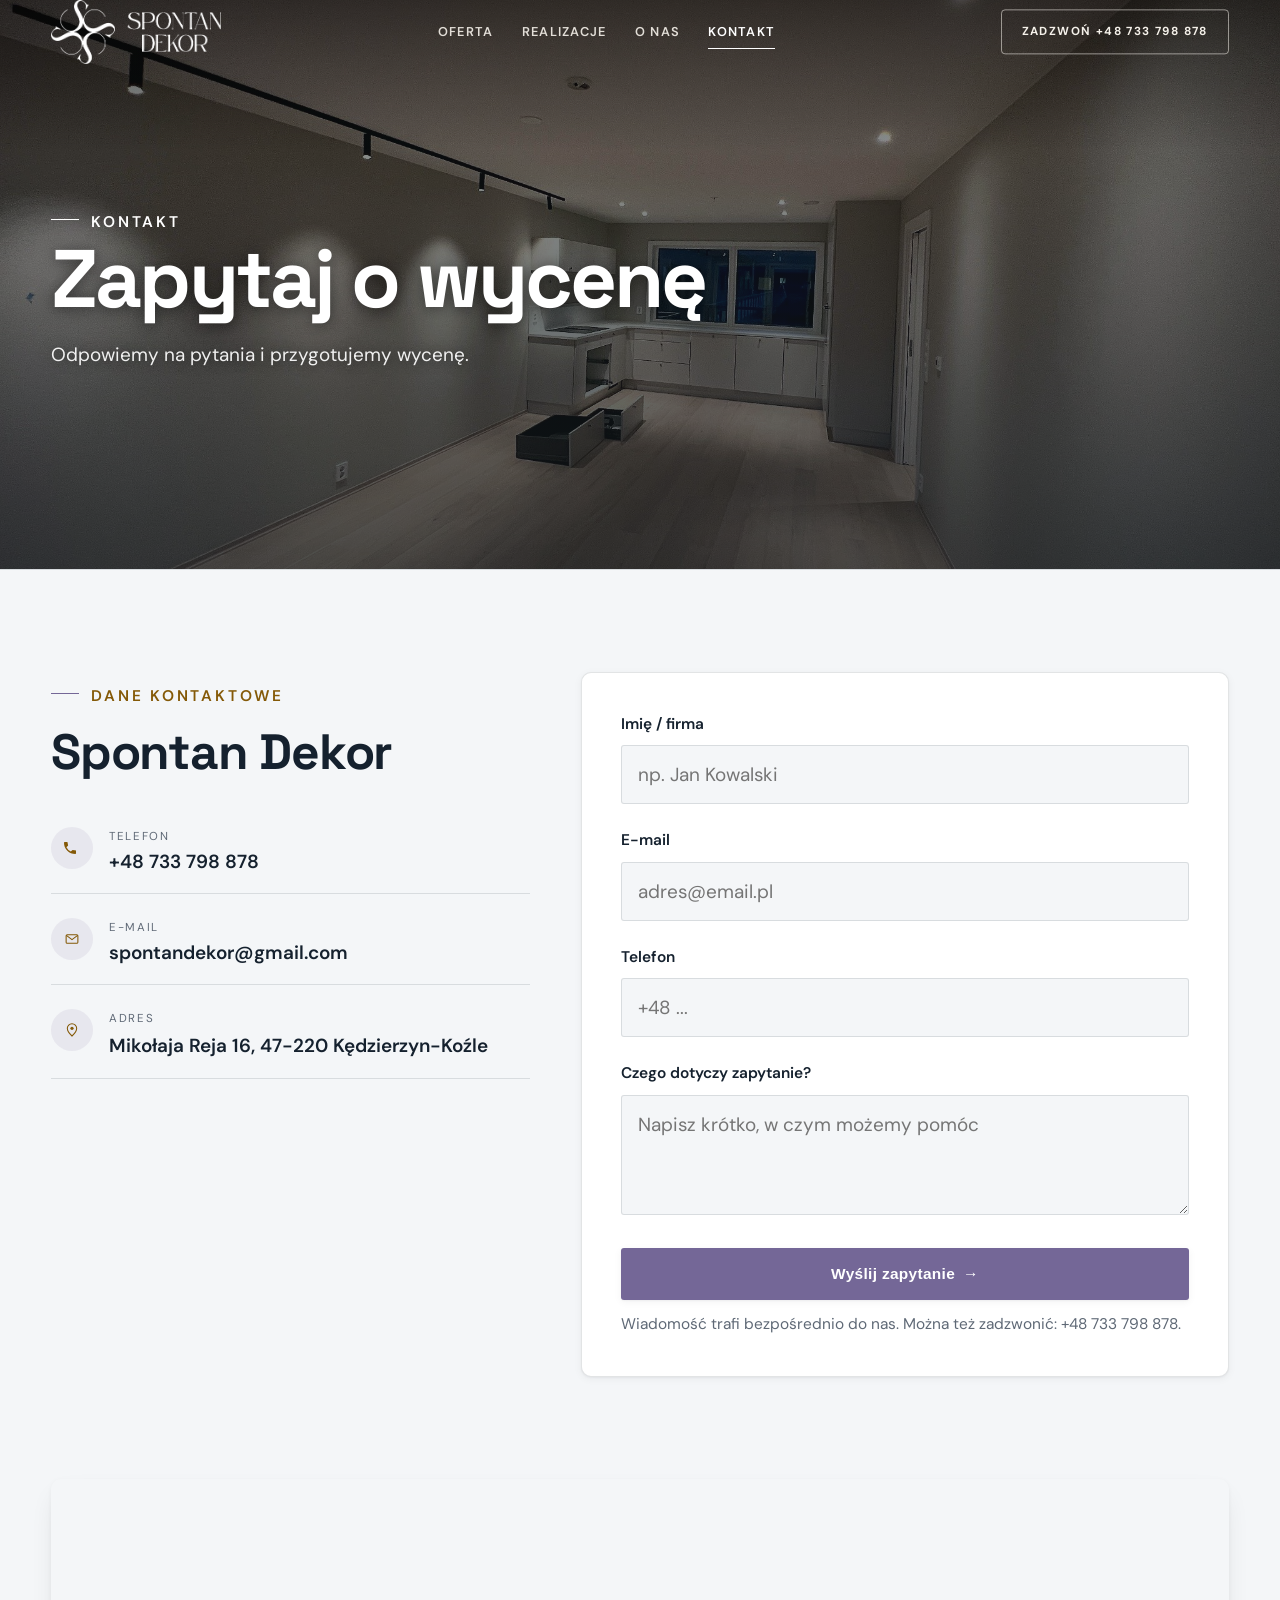
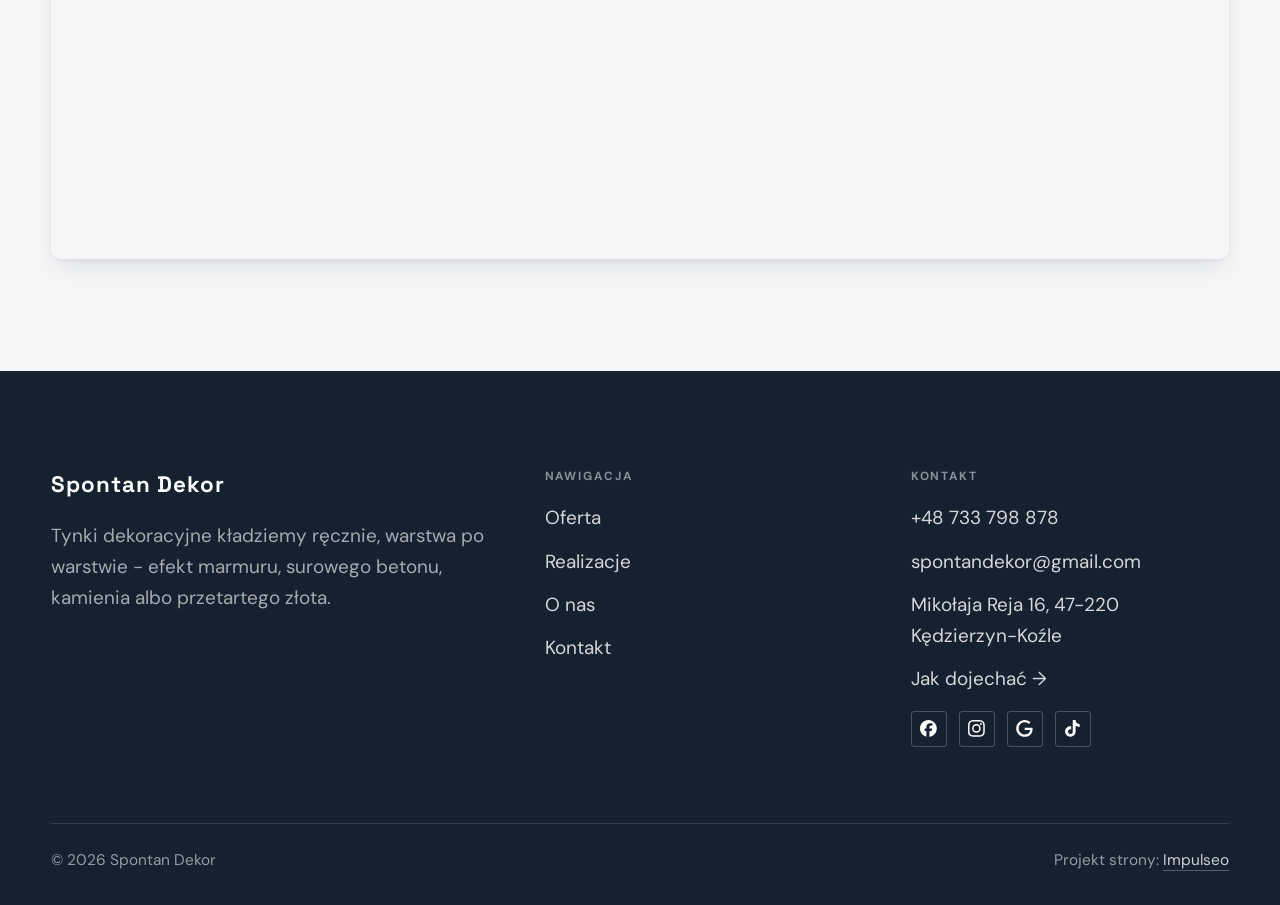
<file: kontakt.html>
<!DOCTYPE html>
<html lang="pl">
<head>
<meta charset="UTF-8">
<meta name="viewport" content="width=device-width, initial-scale=1.0">
<title>Kontakt - Spontan Dekor</title>
<meta name="description" content="Kontakt Spontan Dekor - Mikołaja Reja 16, 47-220 Kędzierzyn-Koźle">
<link rel="canonical" href="https://kris20032.github.io/spontandekor/kontakt.html">
<meta name="robots" content="noindex, nofollow">
<meta property="og:type" content="website">
<meta property="og:locale" content="pl_PL">
<meta property="og:site_name" content="Spontan Dekor">
<meta property="og:title" content="Kontakt - Spontan Dekor">
<meta property="og:description" content="Kontakt Spontan Dekor - Mikołaja Reja 16, 47-220 Kędzierzyn-Koźle">
<meta property="og:url" content="https://kris20032.github.io/spontandekor/kontakt.html">
<meta property="og:image" content="https://kris20032.github.io/spontandekor/img/og.jpg">
<meta property="og:image:width" content="1200">
<meta property="og:image:height" content="630">
<meta name="twitter:card" content="summary_large_image">
<link rel="preconnect" href="https://fonts.googleapis.com">
<link rel="preconnect" href="https://fonts.gstatic.com" crossorigin>
<link href="https://fonts.googleapis.com/css2?family=Space+Grotesk:wght@500;600;700&family=DM+Sans:opsz,wght@9..40,400;9..40,500;9..40,600&display=swap" rel="stylesheet">
<link rel="stylesheet" href="assets/styles.css?v=219c319c">
</head>
<body>

<header class="nav">
  <div class="wrap nav-inner">
    <a class="brand brand-has-logo" href="index.html"><img class="brand-logo" src="img/logo.png" alt="Spontan Dekor" width="798" height="300" decoding="async"></a>
    <nav class="nav-links">
      <a href="oferta.html">Oferta</a>
      <a href="realizacje.html">Realizacje</a>
      <a href="o-nas.html">O nas</a>
      <a href="kontakt.html" class="active" aria-current="page">Kontakt</a>
      <a href="tel:+48733798878" class="btn btn-accent">Zadzwoń +48 733 798 878</a>
    </nav>
    <button class="nav-toggle" aria-label="Menu"><span></span><span></span><span></span></button>
  </div>
</header>

<main>
<section class="pagehead">
  <img src="img/g4.jpg" alt="Spontan Dekor - Zapytaj o wycenę" width="2048" height="1150" decoding="async">
  <div class="wrap">
    <span class="eyebrow">Kontakt</span>
    <h1>Zapytaj o wycenę</h1>
    <p>Odpowiemy na pytania i przygotujemy wycenę.</p>
  </div>
</section>
<section>
  <div class="wrap contact-grid">
    <div class="reveal">
      <span class="eyebrow">Dane kontaktowe</span>
      <h2 style="margin:var(--space-4) 0 var(--space-6)">Spontan Dekor</h2>
      <div class="info-list">
        <div class="info-row"><div class="ic"><svg class="ico-tel" width="16" height="16" viewBox="0 0 24 24" fill="none" aria-hidden="true"><path d="M6.6 10.8a15.5 15.5 0 0 0 6.6 6.6l2.2-2.2a1 1 0 0 1 1-.24 11.4 11.4 0 0 0 3.6.58 1 1 0 0 1 1 1V20a1 1 0 0 1-1 1A17 17 0 0 1 3 4a1 1 0 0 1 1-1h3.5a1 1 0 0 1 1 1c0 1.25.2 2.46.58 3.6a1 1 0 0 1-.25 1l-2.23 2.2Z" fill="currentColor"/></svg></div><div><div class="lbl">Telefon</div><a class="val" href="tel:+48733798878">+48 733 798 878</a></div></div>
        <div class="info-row"><div class="ic"><svg class="ico-mail" width="16" height="16" viewBox="0 0 24 24" fill="none" aria-hidden="true"><rect x="3.2" y="5.5" width="17.6" height="13" rx="1.6" stroke="currentColor" stroke-width="1.6"/><path d="M4 7l8 6 8-6" stroke="currentColor" stroke-width="1.6" stroke-linecap="round" stroke-linejoin="round"/></svg></div><div><div class="lbl">E-mail</div><a class="val" href="mailto:spontandekor@gmail.com">spontandekor@gmail.com</a></div></div>
        <div class="info-row"><div class="ic"><svg class="ico-pin" width="16" height="16" viewBox="0 0 24 24" fill="none" aria-hidden="true"><path d="M12 21s7-6.1 7-11.5A7 7 0 0 0 5 9.5C5 14.9 12 21 12 21Z" stroke="currentColor" stroke-width="1.6" fill="none"/><circle cx="12" cy="9.5" r="2.4" fill="currentColor"/></svg></div><div><div class="lbl">Adres</div><div class="val">Mikołaja Reja 16, 47-220 Kędzierzyn-Koźle</div></div></div>
      </div>
    </div>
    <div class="reveal">
      <form class="form" action="https://formsubmit.co/spontandekor@gmail.com" method="POST">
        <input type="hidden" name="_subject" value="Zapytanie ze strony Spontan Dekor">
        <input type="hidden" name="_captcha" value="false">
        <input type="hidden" name="_template" value="table">
        <div class="fld"><label for="name">Imię / firma</label><input id="name" name="name" type="text" placeholder="np. Jan Kowalski" required></div>
        <div class="fld"><label for="email">E-mail</label><input id="email" name="email" type="email" placeholder="adres@email.pl" required></div>
        <div class="fld"><label for="phone">Telefon</label><input id="phone" name="phone" type="tel" placeholder="+48 ..."></div>
        <div class="fld"><label for="msg">Czego dotyczy zapytanie?</label><textarea id="msg" name="message" placeholder="Napisz krótko, w czym możemy pomóc" required></textarea></div>
        <button type="submit" class="btn btn-accent" style="width:100%;justify-content:center">Wyślij zapytanie <span class="arr">→</span></button>
        <p class="note">Wiadomość trafi bezpośrednio do nas. Można też zadzwonić: +48 733 798 878.</p>
      </form>
    </div>
  </div>
</section>
<section style="padding-top:0">
  <div class="wrap reveal">
    <iframe class="map" title="Spontan Dekor - Kędzierzyn-Koźle" src="https://maps.google.com/maps?q=Spontan%20Dekor%20K%C4%99dzierzyn-Ko%C5%BAle&z=15&output=embed" loading="lazy" referrerpolicy="no-referrer-when-downgrade"></iframe>
  </div>
</section>
</main>

<footer>
  <div class="wrap">
    <div class="foot-grid">
      <div class="foot-brand">
        <div class="name">Spontan Dekor</div>
        <p>Tynki dekoracyjne kładziemy ręcznie, warstwa po warstwie - efekt marmuru, surowego betonu, kamienia albo przetartego złota.</p>
      </div>
      <div class="foot-col">
        <h4>Nawigacja</h4>
        <a href="oferta.html">Oferta</a>
        <a href="realizacje.html">Realizacje</a>
        <a href="o-nas.html">O nas</a>
        <a href="kontakt.html">Kontakt</a>
      </div>
      <div class="foot-col">
        <h4>Kontakt</h4>
        <a href="tel:+48733798878">+48 733 798 878</a>
        <a href="mailto:spontandekor@gmail.com">spontandekor@gmail.com</a>
        <p>Mikołaja Reja 16, 47-220 Kędzierzyn-Koźle</p>
        <a href="https://maps.google.com/?cid=3119896002535592221" target="_blank" rel="noopener">Jak dojechać →</a>
      <div class="foot-soc">
        <a class="soc" href="https://www.facebook.com/SpontanDekor/" target="_blank" rel="noopener" aria-label="Facebook - Spontan Dekor"><svg viewBox="0 0 24 24" aria-hidden="true" focusable="false"><path d="M9.101 23.691v-7.98H6.627v-3.667h2.474v-1.58c0-4.085 1.848-5.978 5.858-5.978.401 0 .955.042 1.468.103a8.68 8.68 0 0 1 1.141.195v3.325a8.623 8.623 0 0 0-.653-.036 26.805 26.805 0 0 0-.733-.009c-.707 0-1.259.096-1.675.309a1.686 1.686 0 0 0-.679.622c-.258.42-.374.995-.374 1.752v1.297h3.919l-.386 2.103-.287 1.564h-3.246v8.245C19.396 23.238 24 18.179 24 12.044c0-6.627-5.373-12-12-12s-12 5.373-12 12c0 5.628 3.874 10.35 9.101 11.647Z" fill="currentColor"/></svg></a>
        <a class="soc" href="https://www.instagram.com/spontandekor" target="_blank" rel="noopener" aria-label="Instagram - Spontan Dekor"><svg viewBox="0 0 24 24" aria-hidden="true" focusable="false"><path d="M7.0301.084c-1.2768.0602-2.1487.264-2.911.5634-.7888.3075-1.4575.72-2.1228 1.3877-.6652.6677-1.075 1.3368-1.3802 2.127-.2954.7638-.4956 1.6365-.552 2.914-.0564 1.2775-.0689 1.6882-.0626 4.947.0062 3.2586.0206 3.6671.0825 4.9473.061 1.2765.264 2.1482.5635 2.9107.308.7889.72 1.4573 1.388 2.1228.6679.6655 1.3365 1.0743 2.1285 1.38.7632.295 1.6361.4961 2.9134.552 1.2773.056 1.6884.069 4.9462.0627 3.2578-.0062 3.668-.0207 4.9478-.0814 1.28-.0607 2.147-.2652 2.9098-.5633.7889-.3086 1.4578-.72 2.1228-1.3881.665-.6682 1.0745-1.3378 1.3795-2.1284.2957-.7632.4966-1.636.552-2.9124.056-1.2809.0692-1.6898.063-4.948-.0063-3.2583-.021-3.6668-.0817-4.9465-.0607-1.2797-.264-2.1487-.5633-2.9117-.3084-.7889-.72-1.4568-1.3876-2.1228C21.2982 1.33 20.628.9208 19.8378.6165 19.074.321 18.2017.1197 16.9244.0645 15.6471.0093 15.236-.005 11.977.0014 8.718.0076 8.31.0215 7.0301.0839m.1402 21.6932c-1.17-.0509-1.8053-.2453-2.2287-.408-.5606-.216-.96-.4771-1.3819-.895-.422-.4178-.6811-.8186-.9-1.378-.1644-.4234-.3624-1.058-.4171-2.228-.0595-1.2645-.072-1.6442-.079-4.848-.007-3.2037.0053-3.583.0607-4.848.05-1.169.2456-1.805.408-2.2282.216-.5613.4762-.96.895-1.3816.4188-.4217.8184-.6814 1.3783-.9003.423-.1651 1.0575-.3614 2.227-.4171 1.2655-.06 1.6447-.072 4.848-.079 3.2033-.007 3.5835.005 4.8495.0608 1.169.0508 1.8053.2445 2.228.408.5608.216.96.4754 1.3816.895.4217.4194.6816.8176.9005 1.3787.1653.4217.3617 1.056.4169 2.2263.0602 1.2655.0739 1.645.0796 4.848.0058 3.203-.0055 3.5834-.061 4.848-.051 1.17-.245 1.8055-.408 2.2294-.216.5604-.4763.96-.8954 1.3814-.419.4215-.8181.6811-1.3783.9-.4224.1649-1.0577.3617-2.2262.4174-1.2656.0595-1.6448.072-4.8493.079-3.2045.007-3.5825-.006-4.848-.0608M16.953 5.5864A1.44 1.44 0 1 0 18.39 4.144a1.44 1.44 0 0 0-1.437 1.4424M5.8385 12.012c.0067 3.4032 2.7706 6.1557 6.173 6.1493 3.4026-.0065 6.157-2.7701 6.1506-6.1733-.0065-3.4032-2.771-6.1565-6.174-6.1498-3.403.0067-6.156 2.771-6.1496 6.1738M8 12.0077a4 4 0 1 1 4.008 3.9921A3.9996 3.9996 0 0 1 8 12.0077" fill="currentColor"/></svg></a>
        <a class="soc" href="https://maps.google.com/?cid=3119896002535592221" target="_blank" rel="noopener" aria-label="Google - Spontan Dekor"><svg viewBox="0 0 24 24" aria-hidden="true" focusable="false"><path d="M12.48 10.92v3.28h7.84c-.24 1.84-.853 3.187-1.787 4.133-1.147 1.147-2.933 2.4-6.053 2.4-4.827 0-8.6-3.893-8.6-8.72s3.773-8.72 8.6-8.72c2.6 0 4.507 1.027 5.907 2.347l2.307-2.307C18.747 1.44 16.133 0 12.48 0 5.867 0 .307 5.387.307 12s5.56 12 12.173 12c3.573 0 6.267-1.173 8.373-3.36 2.16-2.16 2.84-5.213 2.84-7.667 0-.76-.053-1.467-.173-2.053H12.48z" fill="currentColor"/></svg></a>
        <a class="soc" href="https://www.tiktok.com/@spontan.dekor" target="_blank" rel="noopener" aria-label="TikTok - Spontan Dekor"><svg viewBox="0 0 24 24" aria-hidden="true" focusable="false"><path d="M12.525.02c1.31-.02 2.61-.01 3.91-.02.08 1.53.63 3.09 1.75 4.17 1.12 1.11 2.7 1.62 4.24 1.79v4.03c-1.44-.05-2.89-.35-4.2-.97-.57-.26-1.1-.59-1.62-.93-.01 2.92.01 5.84-.02 8.75-.08 1.4-.54 2.79-1.35 3.94-1.31 1.92-3.58 3.17-5.91 3.21-1.43.08-2.86-.31-4.08-1.03-2.02-1.19-3.44-3.37-3.65-5.71-.02-.5-.03-1-.01-1.49.18-1.9 1.12-3.72 2.58-4.96 1.66-1.44 3.98-2.13 6.15-1.72.02 1.48-.04 2.96-.04 4.44-.99-.32-2.15-.23-3.02.37-.63.41-1.11 1.04-1.36 1.75-.21.51-.15 1.07-.14 1.61.24 1.64 1.82 3.02 3.5 2.87 1.12-.01 2.19-.66 2.77-1.61.19-.33.4-.67.41-1.06.1-1.79.06-3.57.07-5.36.01-4.03-.01-8.05.02-12.07z" fill="currentColor"/></svg></a>
      </div>
      </div>
    </div>
    <div class="foot-bot">
      <span>© 2026 Spontan Dekor</span>
      <span>Projekt strony: <a class="foot-credit" href="https://impulseo.pl" target="_blank" rel="noopener">Impulseo</a></span>
    </div>
  </div>
</footer>
<div class="sticky-call"><a class="sc-call" href="tel:+48733798878"><svg class="ico-tel" width="16" height="16" viewBox="0 0 24 24" fill="none" aria-hidden="true"><path d="M6.6 10.8a15.5 15.5 0 0 0 6.6 6.6l2.2-2.2a1 1 0 0 1 1-.24 11.4 11.4 0 0 0 3.6.58 1 1 0 0 1 1 1V20a1 1 0 0 1-1 1A17 17 0 0 1 3 4a1 1 0 0 1 1-1h3.5a1 1 0 0 1 1 1c0 1.25.2 2.46.58 3.6a1 1 0 0 1-.25 1l-2.23 2.2Z" fill="currentColor"/></svg> Zadzwoń</a><a class="sc-quote" href="kontakt.html">Zadzwoń i opowiedz o ścianie</a></div>
<div class="demo-wazne" data-do="2026-09-18" data-cykl="3" hidden><svg class="dw-ico" width="13" height="13" viewBox="0 0 24 24" fill="none" aria-hidden="true"><circle cx="12" cy="12" r="8.6" stroke="currentColor" stroke-width="1.8"/><path d="M12 7.2V12l3.3 2" stroke="currentColor" stroke-width="1.8" stroke-linecap="round"/></svg><span class="dw-txt"></span></div>

<script src="assets/main.js?v=cd7ebe8d"></script>
</body>
</html>
</file>
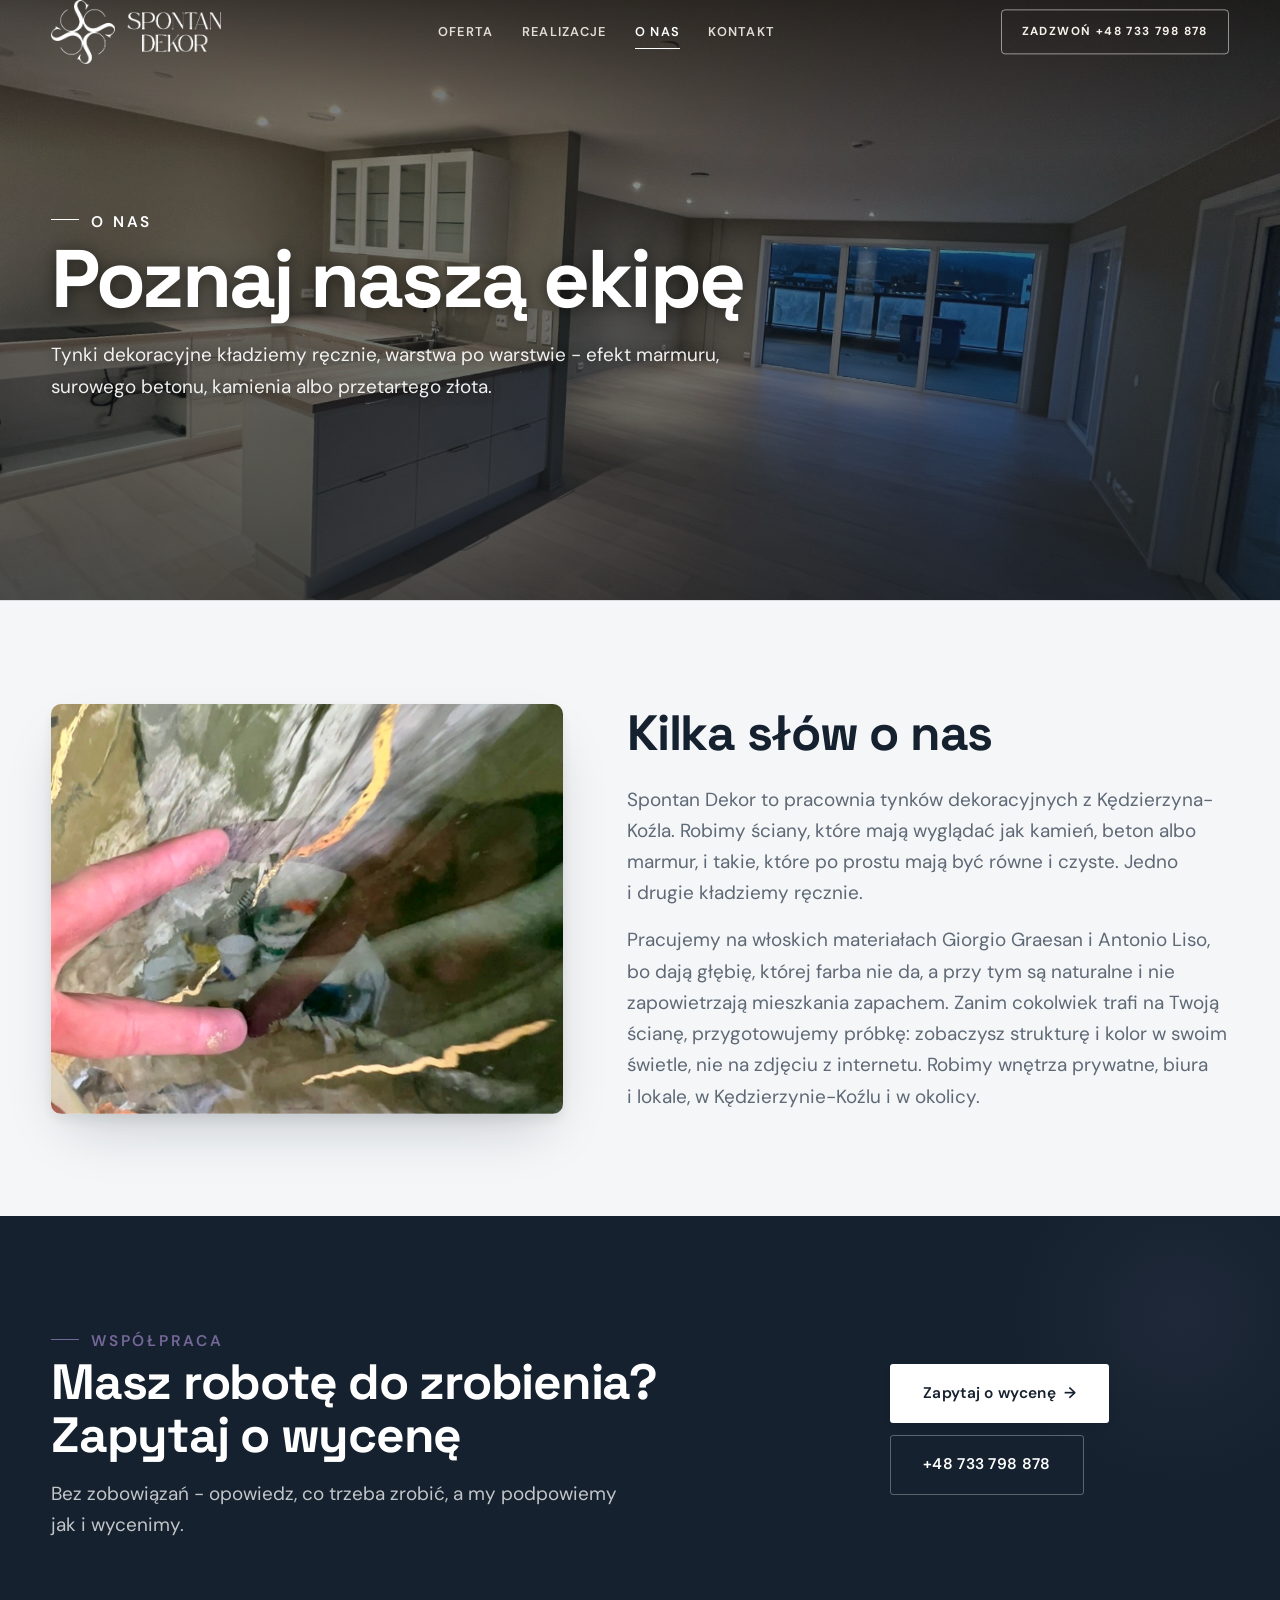
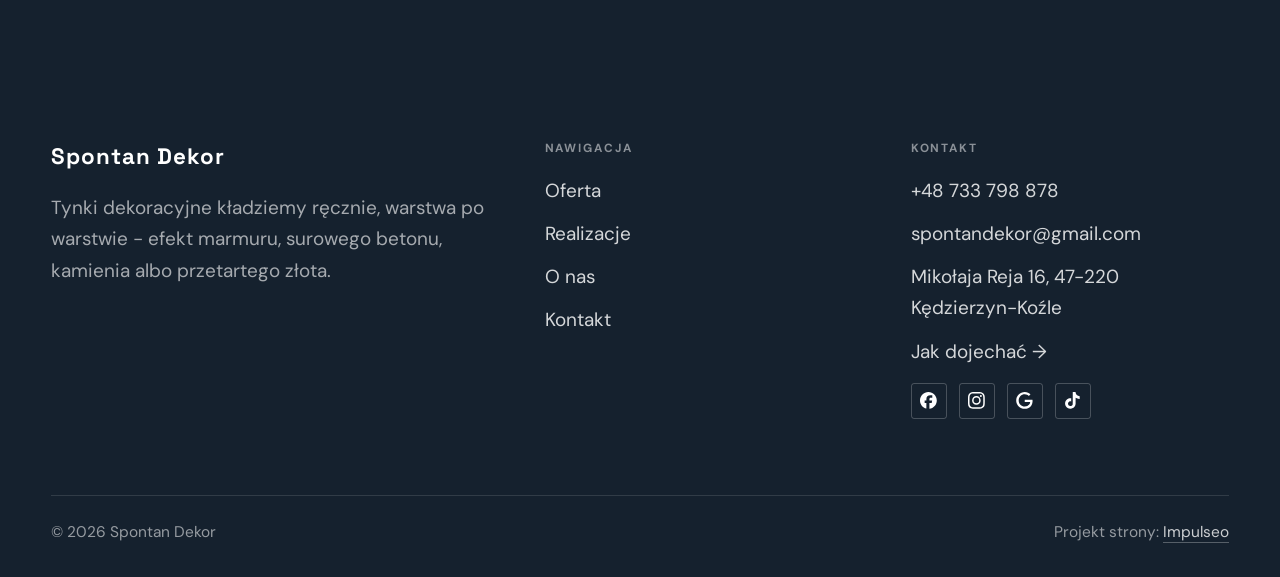
<file: o-nas.html>
<!DOCTYPE html>
<html lang="pl">
<head>
<meta charset="UTF-8">
<meta name="viewport" content="width=device-width, initial-scale=1.0">
<title>O nas - Spontan Dekor</title>
<meta name="description" content="Spontan Dekor, Kędzierzyn-Koźle - tynki dekoracyjne i wykończenia wnętrz. Efekt marmuru, betonu, kamienia i złota, na włoskich materiałach Giorgio Graesan i Antonio Liso. Robimy też gładzie i malowanie. Ocena 5,0 w Google. Zadzwoń i umów oglądziny ściany.">
<link rel="canonical" href="https://kris20032.github.io/spontandekor/o-nas.html">
<meta name="robots" content="noindex, nofollow">
<meta property="og:type" content="website">
<meta property="og:locale" content="pl_PL">
<meta property="og:site_name" content="Spontan Dekor">
<meta property="og:title" content="O nas - Spontan Dekor">
<meta property="og:description" content="Spontan Dekor, Kędzierzyn-Koźle - tynki dekoracyjne i wykończenia wnętrz. Efekt marmuru, betonu, kamienia i złota, na włoskich materiałach Giorgio Graesan i Antonio Liso. Robimy też gładzie i malowanie. Ocena 5,0 w Google. Zadzwoń i umów oglądziny ściany.">
<meta property="og:url" content="https://kris20032.github.io/spontandekor/o-nas.html">
<meta property="og:image" content="https://kris20032.github.io/spontandekor/img/og.jpg">
<meta property="og:image:width" content="1200">
<meta property="og:image:height" content="630">
<meta name="twitter:card" content="summary_large_image">
<link rel="preconnect" href="https://fonts.googleapis.com">
<link rel="preconnect" href="https://fonts.gstatic.com" crossorigin>
<link href="https://fonts.googleapis.com/css2?family=Space+Grotesk:wght@500;600;700&family=DM+Sans:opsz,wght@9..40,400;9..40,500;9..40,600&display=swap" rel="stylesheet">
<link rel="stylesheet" href="assets/styles.css?v=219c319c">
</head>
<body>

<header class="nav">
  <div class="wrap nav-inner">
    <a class="brand brand-has-logo" href="index.html"><img class="brand-logo" src="img/logo.png" alt="Spontan Dekor" width="798" height="300" decoding="async"></a>
    <nav class="nav-links">
      <a href="oferta.html">Oferta</a>
      <a href="realizacje.html">Realizacje</a>
      <a href="o-nas.html" class="active" aria-current="page">O nas</a>
      <a href="kontakt.html">Kontakt</a>
      <a href="tel:+48733798878" class="btn btn-accent">Zadzwoń +48 733 798 878</a>
    </nav>
    <button class="nav-toggle" aria-label="Menu"><span></span><span></span><span></span></button>
  </div>
</header>

<main>
<section class="pagehead">
  <img src="img/g12.jpg" alt="Spontan Dekor - Poznaj naszą ekipę" width="1952" height="1018" decoding="async">
  <div class="wrap">
    <span class="eyebrow">O nas</span>
    <h1>Poznaj naszą ekipę</h1>
    <p>Tynki dekoracyjne kładziemy ręcznie, warstwa po warstwie - efekt marmuru, surowego betonu, kamienia albo przetartego złota.</p>
  </div>
</section>
<section>
  <div class="wrap split">
    <div class="split-art reveal"><img src="img/about.jpg" alt="Spontan Dekor" loading="lazy" width="1166" height="1527" decoding="async"></div>
    <div class="split-copy reveal">
      <h2>Kilka słów o nas</h2>
      <p class="muted">Spontan Dekor to pracownia tynków dekoracyjnych z Kędzierzyna-Koźla. Robimy ściany, które mają wyglądać jak kamień, beton albo marmur, i takie, które po prostu mają być równe i czyste. Jedno i drugie kładziemy ręcznie.</p>
      <p class="muted">Pracujemy na włoskich materiałach Giorgio Graesan i Antonio Liso, bo dają głębię, której farba nie da, a przy tym są naturalne i nie zapowietrzają mieszkania zapachem. Zanim cokolwiek trafi na Twoją ścianę, przygotowujemy próbkę: zobaczysz strukturę i kolor w swoim świetle, nie na zdjęciu z internetu. Robimy wnętrza prywatne, biura i lokale, w Kędzierzynie-Koźlu i w okolicy.</p>
    </div>
  </div>
</section>


<section class="cta">
  <div class="wrap">
    <div class="reveal">
      <span class="eyebrow">Współpraca</span>
      <h2>Masz robotę do zrobienia? Zapytaj o wycenę</h2>
      <p>Bez zobowiązań - opowiedz, co trzeba zrobić, a my podpowiemy jak i wycenimy.</p>
    </div>
    <div class="cta-actions reveal">
      <a href="kontakt.html" class="btn btn-light">Zapytaj o wycenę <span class="arr">→</span></a>
      <a href="tel:+48733798878" class="btn btn-ghost btn-ghost-cta">+48 733 798 878</a>
    </div>
  </div>
</section>
</main>

<footer>
  <div class="wrap">
    <div class="foot-grid">
      <div class="foot-brand">
        <div class="name">Spontan Dekor</div>
        <p>Tynki dekoracyjne kładziemy ręcznie, warstwa po warstwie - efekt marmuru, surowego betonu, kamienia albo przetartego złota.</p>
      </div>
      <div class="foot-col">
        <h4>Nawigacja</h4>
        <a href="oferta.html">Oferta</a>
        <a href="realizacje.html">Realizacje</a>
        <a href="o-nas.html">O nas</a>
        <a href="kontakt.html">Kontakt</a>
      </div>
      <div class="foot-col">
        <h4>Kontakt</h4>
        <a href="tel:+48733798878">+48 733 798 878</a>
        <a href="mailto:spontandekor@gmail.com">spontandekor@gmail.com</a>
        <p>Mikołaja Reja 16, 47-220 Kędzierzyn-Koźle</p>
        <a href="https://maps.google.com/?cid=3119896002535592221" target="_blank" rel="noopener">Jak dojechać →</a>
      <div class="foot-soc">
        <a class="soc" href="https://www.facebook.com/SpontanDekor/" target="_blank" rel="noopener" aria-label="Facebook - Spontan Dekor"><svg viewBox="0 0 24 24" aria-hidden="true" focusable="false"><path d="M9.101 23.691v-7.98H6.627v-3.667h2.474v-1.58c0-4.085 1.848-5.978 5.858-5.978.401 0 .955.042 1.468.103a8.68 8.68 0 0 1 1.141.195v3.325a8.623 8.623 0 0 0-.653-.036 26.805 26.805 0 0 0-.733-.009c-.707 0-1.259.096-1.675.309a1.686 1.686 0 0 0-.679.622c-.258.42-.374.995-.374 1.752v1.297h3.919l-.386 2.103-.287 1.564h-3.246v8.245C19.396 23.238 24 18.179 24 12.044c0-6.627-5.373-12-12-12s-12 5.373-12 12c0 5.628 3.874 10.35 9.101 11.647Z" fill="currentColor"/></svg></a>
        <a class="soc" href="https://www.instagram.com/spontandekor" target="_blank" rel="noopener" aria-label="Instagram - Spontan Dekor"><svg viewBox="0 0 24 24" aria-hidden="true" focusable="false"><path d="M7.0301.084c-1.2768.0602-2.1487.264-2.911.5634-.7888.3075-1.4575.72-2.1228 1.3877-.6652.6677-1.075 1.3368-1.3802 2.127-.2954.7638-.4956 1.6365-.552 2.914-.0564 1.2775-.0689 1.6882-.0626 4.947.0062 3.2586.0206 3.6671.0825 4.9473.061 1.2765.264 2.1482.5635 2.9107.308.7889.72 1.4573 1.388 2.1228.6679.6655 1.3365 1.0743 2.1285 1.38.7632.295 1.6361.4961 2.9134.552 1.2773.056 1.6884.069 4.9462.0627 3.2578-.0062 3.668-.0207 4.9478-.0814 1.28-.0607 2.147-.2652 2.9098-.5633.7889-.3086 1.4578-.72 2.1228-1.3881.665-.6682 1.0745-1.3378 1.3795-2.1284.2957-.7632.4966-1.636.552-2.9124.056-1.2809.0692-1.6898.063-4.948-.0063-3.2583-.021-3.6668-.0817-4.9465-.0607-1.2797-.264-2.1487-.5633-2.9117-.3084-.7889-.72-1.4568-1.3876-2.1228C21.2982 1.33 20.628.9208 19.8378.6165 19.074.321 18.2017.1197 16.9244.0645 15.6471.0093 15.236-.005 11.977.0014 8.718.0076 8.31.0215 7.0301.0839m.1402 21.6932c-1.17-.0509-1.8053-.2453-2.2287-.408-.5606-.216-.96-.4771-1.3819-.895-.422-.4178-.6811-.8186-.9-1.378-.1644-.4234-.3624-1.058-.4171-2.228-.0595-1.2645-.072-1.6442-.079-4.848-.007-3.2037.0053-3.583.0607-4.848.05-1.169.2456-1.805.408-2.2282.216-.5613.4762-.96.895-1.3816.4188-.4217.8184-.6814 1.3783-.9003.423-.1651 1.0575-.3614 2.227-.4171 1.2655-.06 1.6447-.072 4.848-.079 3.2033-.007 3.5835.005 4.8495.0608 1.169.0508 1.8053.2445 2.228.408.5608.216.96.4754 1.3816.895.4217.4194.6816.8176.9005 1.3787.1653.4217.3617 1.056.4169 2.2263.0602 1.2655.0739 1.645.0796 4.848.0058 3.203-.0055 3.5834-.061 4.848-.051 1.17-.245 1.8055-.408 2.2294-.216.5604-.4763.96-.8954 1.3814-.419.4215-.8181.6811-1.3783.9-.4224.1649-1.0577.3617-2.2262.4174-1.2656.0595-1.6448.072-4.8493.079-3.2045.007-3.5825-.006-4.848-.0608M16.953 5.5864A1.44 1.44 0 1 0 18.39 4.144a1.44 1.44 0 0 0-1.437 1.4424M5.8385 12.012c.0067 3.4032 2.7706 6.1557 6.173 6.1493 3.4026-.0065 6.157-2.7701 6.1506-6.1733-.0065-3.4032-2.771-6.1565-6.174-6.1498-3.403.0067-6.156 2.771-6.1496 6.1738M8 12.0077a4 4 0 1 1 4.008 3.9921A3.9996 3.9996 0 0 1 8 12.0077" fill="currentColor"/></svg></a>
        <a class="soc" href="https://maps.google.com/?cid=3119896002535592221" target="_blank" rel="noopener" aria-label="Google - Spontan Dekor"><svg viewBox="0 0 24 24" aria-hidden="true" focusable="false"><path d="M12.48 10.92v3.28h7.84c-.24 1.84-.853 3.187-1.787 4.133-1.147 1.147-2.933 2.4-6.053 2.4-4.827 0-8.6-3.893-8.6-8.72s3.773-8.72 8.6-8.72c2.6 0 4.507 1.027 5.907 2.347l2.307-2.307C18.747 1.44 16.133 0 12.48 0 5.867 0 .307 5.387.307 12s5.56 12 12.173 12c3.573 0 6.267-1.173 8.373-3.36 2.16-2.16 2.84-5.213 2.84-7.667 0-.76-.053-1.467-.173-2.053H12.48z" fill="currentColor"/></svg></a>
        <a class="soc" href="https://www.tiktok.com/@spontan.dekor" target="_blank" rel="noopener" aria-label="TikTok - Spontan Dekor"><svg viewBox="0 0 24 24" aria-hidden="true" focusable="false"><path d="M12.525.02c1.31-.02 2.61-.01 3.91-.02.08 1.53.63 3.09 1.75 4.17 1.12 1.11 2.7 1.62 4.24 1.79v4.03c-1.44-.05-2.89-.35-4.2-.97-.57-.26-1.1-.59-1.62-.93-.01 2.92.01 5.84-.02 8.75-.08 1.4-.54 2.79-1.35 3.94-1.31 1.92-3.58 3.17-5.91 3.21-1.43.08-2.86-.31-4.08-1.03-2.02-1.19-3.44-3.37-3.65-5.71-.02-.5-.03-1-.01-1.49.18-1.9 1.12-3.72 2.58-4.96 1.66-1.44 3.98-2.13 6.15-1.72.02 1.48-.04 2.96-.04 4.44-.99-.32-2.15-.23-3.02.37-.63.41-1.11 1.04-1.36 1.75-.21.51-.15 1.07-.14 1.61.24 1.64 1.82 3.02 3.5 2.87 1.12-.01 2.19-.66 2.77-1.61.19-.33.4-.67.41-1.06.1-1.79.06-3.57.07-5.36.01-4.03-.01-8.05.02-12.07z" fill="currentColor"/></svg></a>
      </div>
      </div>
    </div>
    <div class="foot-bot">
      <span>© 2026 Spontan Dekor</span>
      <span>Projekt strony: <a class="foot-credit" href="https://impulseo.pl" target="_blank" rel="noopener">Impulseo</a></span>
    </div>
  </div>
</footer>
<div class="sticky-call"><a class="sc-call" href="tel:+48733798878"><svg class="ico-tel" width="16" height="16" viewBox="0 0 24 24" fill="none" aria-hidden="true"><path d="M6.6 10.8a15.5 15.5 0 0 0 6.6 6.6l2.2-2.2a1 1 0 0 1 1-.24 11.4 11.4 0 0 0 3.6.58 1 1 0 0 1 1 1V20a1 1 0 0 1-1 1A17 17 0 0 1 3 4a1 1 0 0 1 1-1h3.5a1 1 0 0 1 1 1c0 1.25.2 2.46.58 3.6a1 1 0 0 1-.25 1l-2.23 2.2Z" fill="currentColor"/></svg> Zadzwoń</a><a class="sc-quote" href="kontakt.html">Zadzwoń i opowiedz o ścianie</a></div>
<div class="demo-wazne" data-do="2026-09-18" data-cykl="3" hidden><svg class="dw-ico" width="13" height="13" viewBox="0 0 24 24" fill="none" aria-hidden="true"><circle cx="12" cy="12" r="8.6" stroke="currentColor" stroke-width="1.8"/><path d="M12 7.2V12l3.3 2" stroke="currentColor" stroke-width="1.8" stroke-linecap="round"/></svg><span class="dw-txt"></span></div>

<script src="assets/main.js?v=cd7ebe8d"></script>
</body>
</html>
</file>
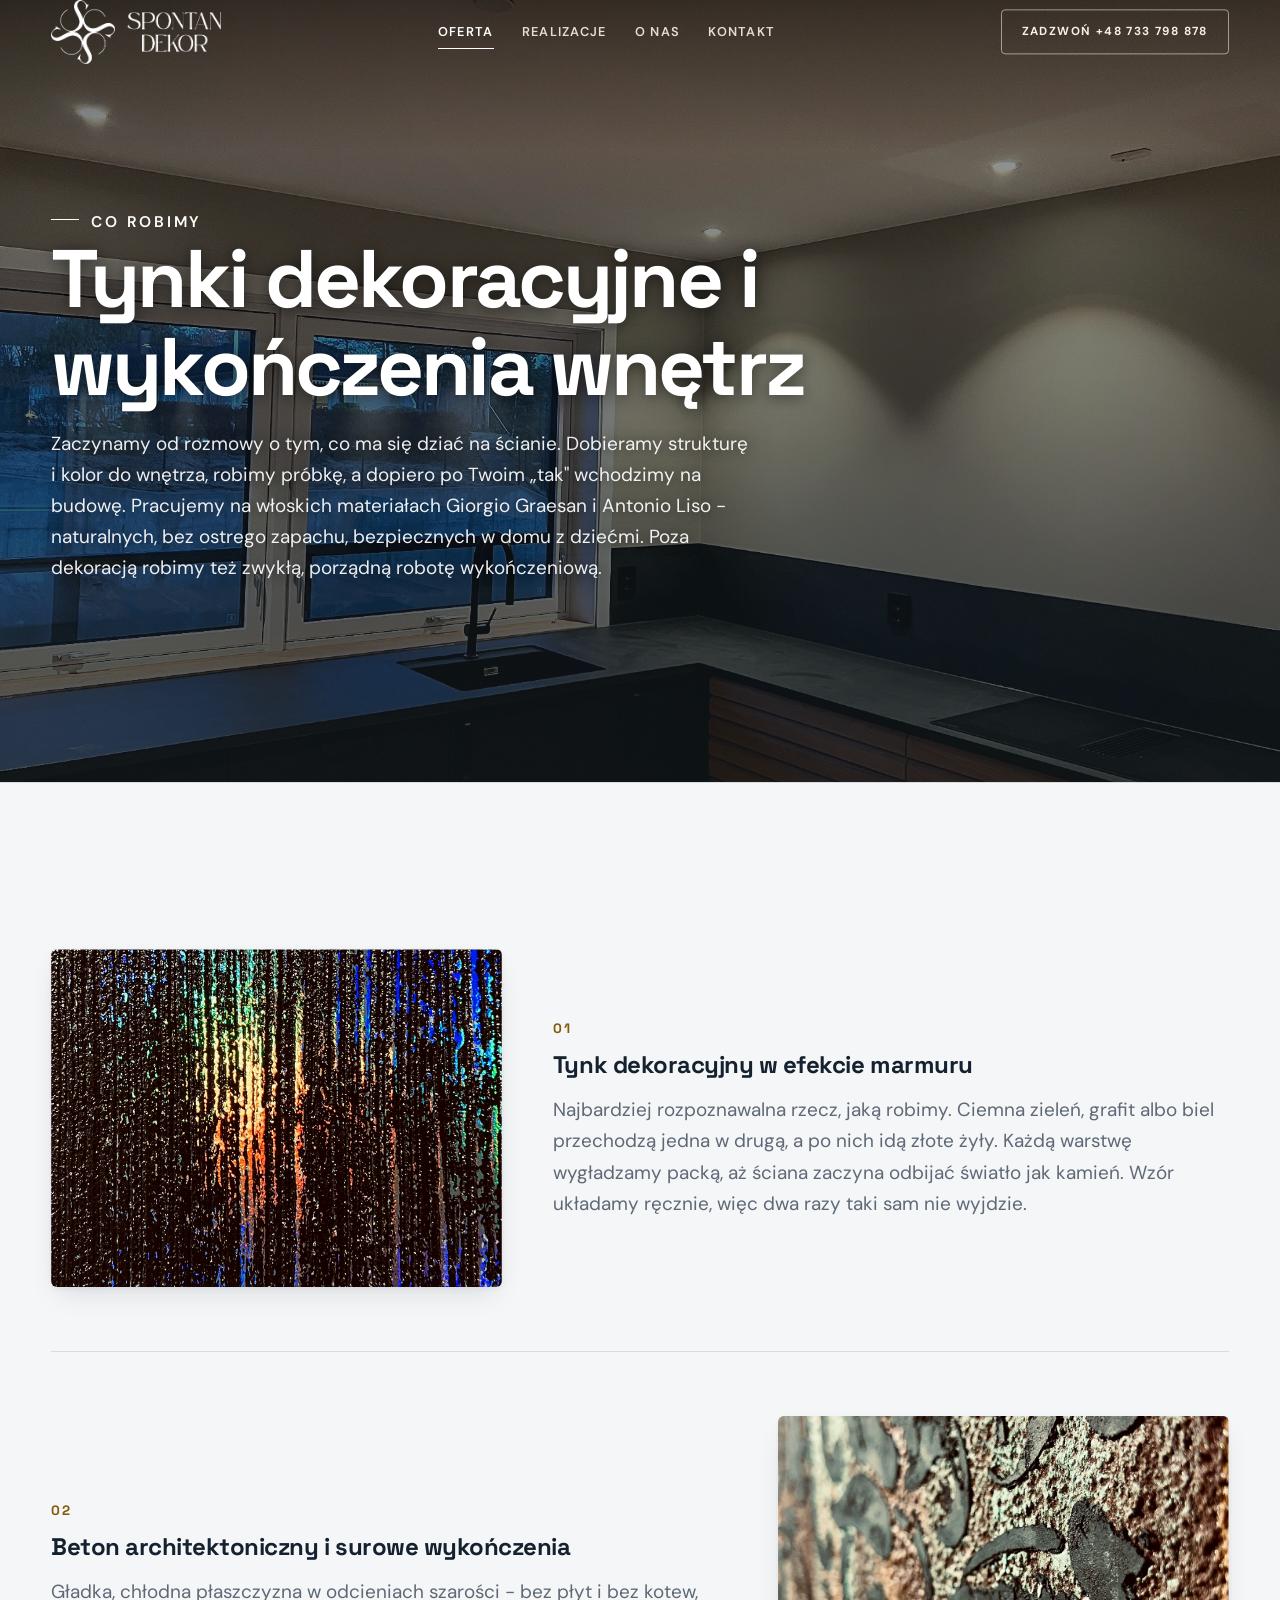
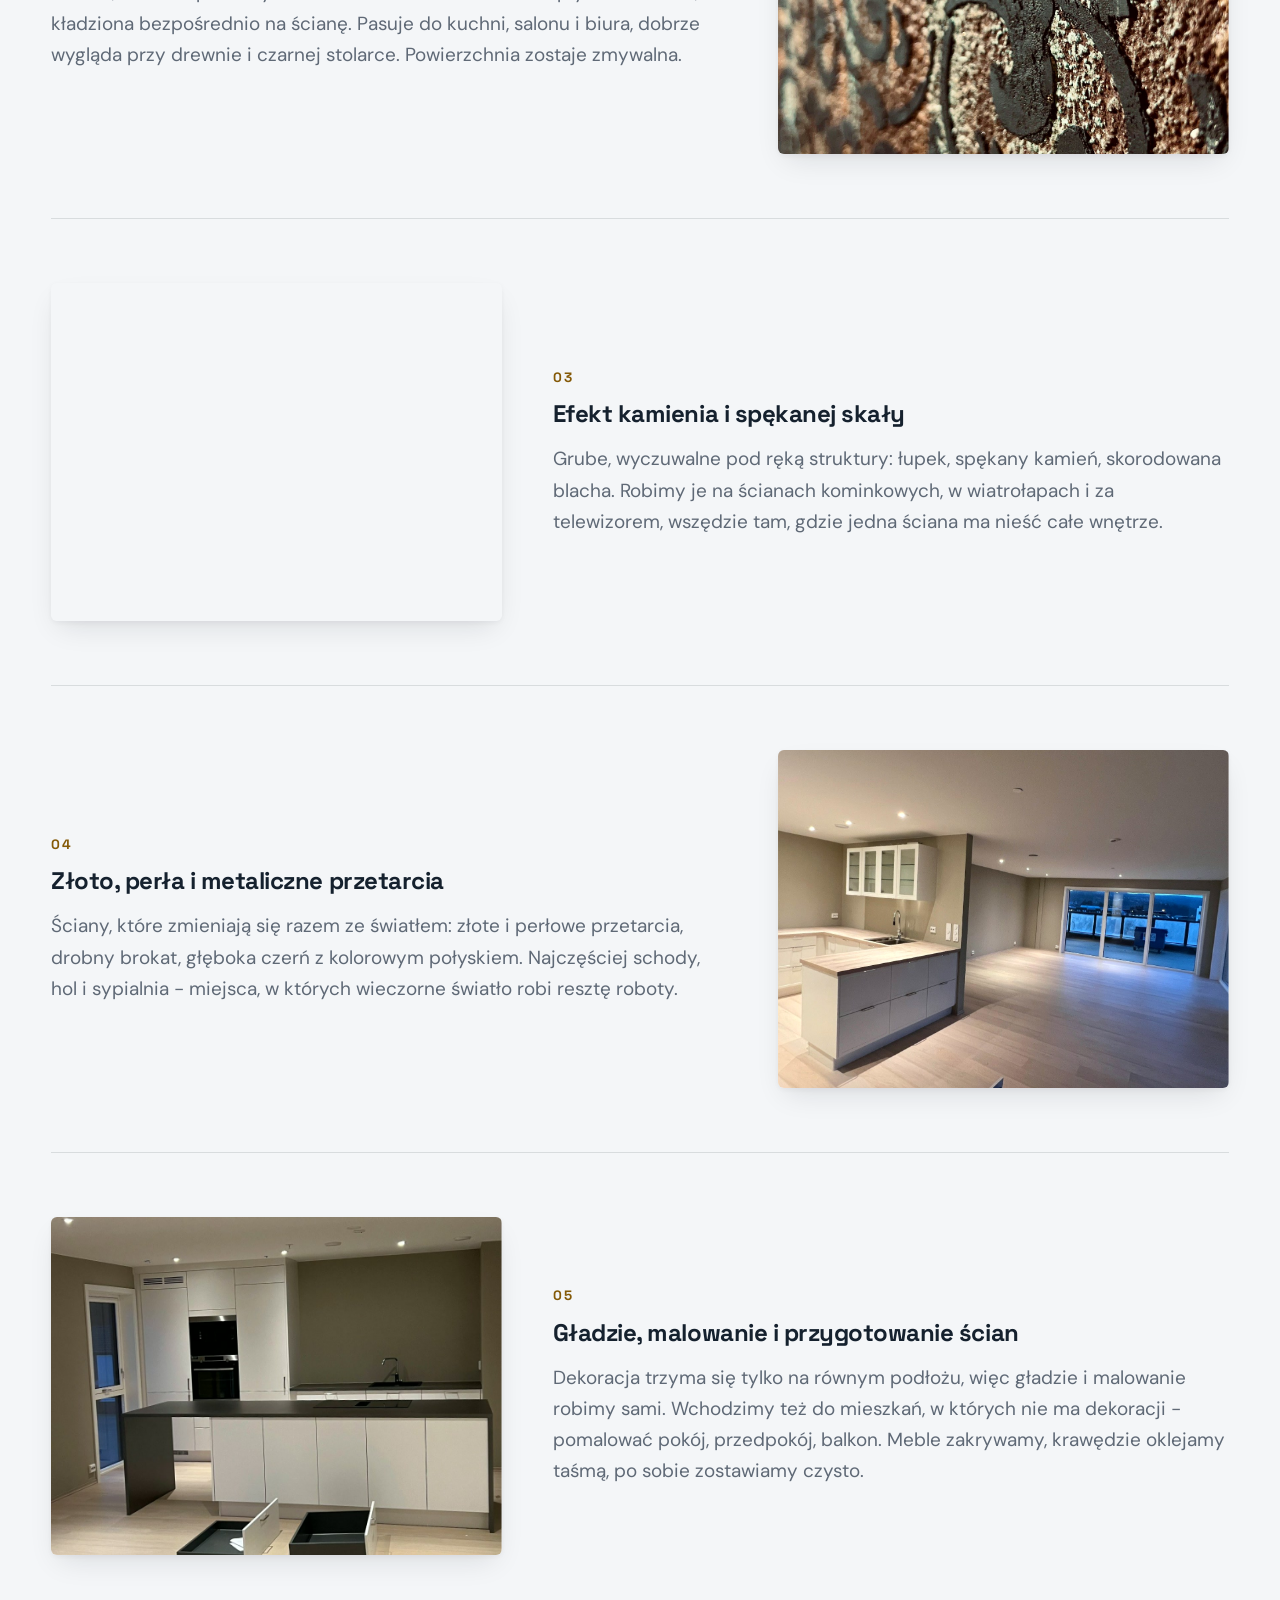
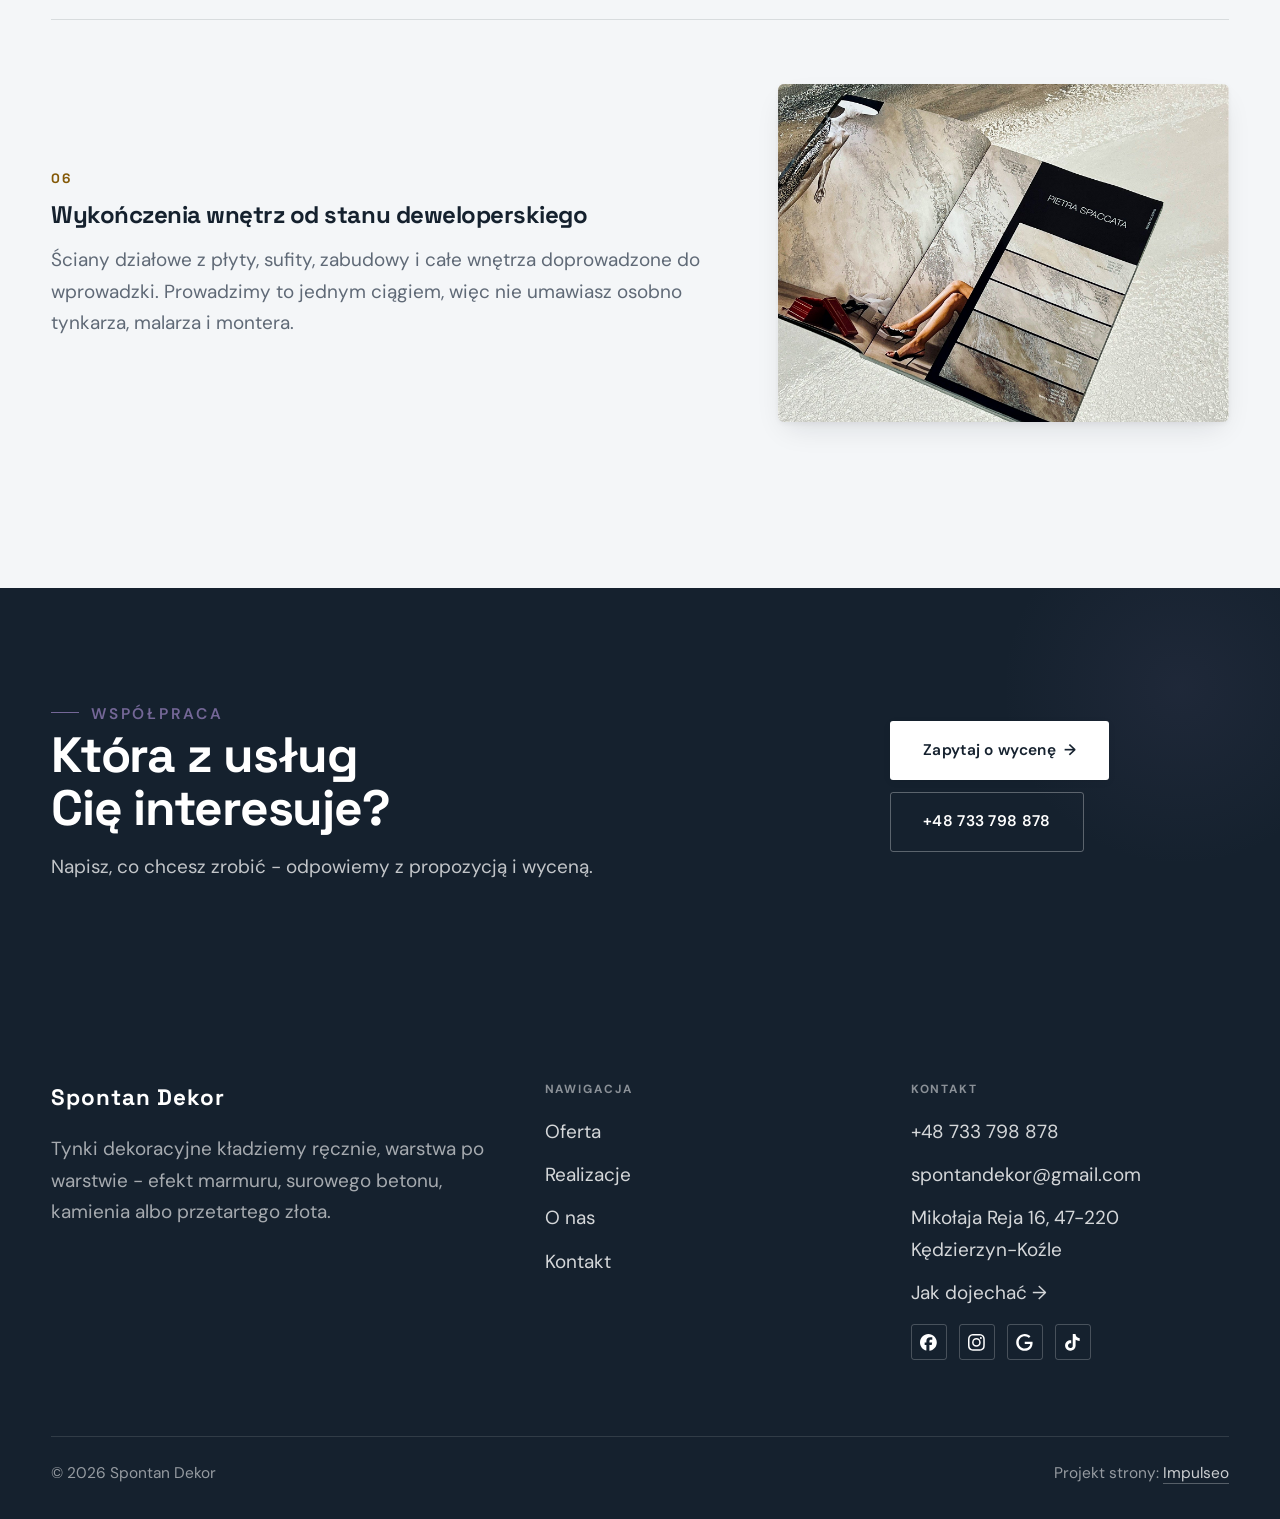
<file: oferta.html>
<!DOCTYPE html>
<html lang="pl">
<head>
<meta charset="UTF-8">
<meta name="viewport" content="width=device-width, initial-scale=1.0">
<title>Oferta - Spontan Dekor</title>
<meta name="description" content="Spontan Dekor, Kędzierzyn-Koźle - tynki dekoracyjne i wykończenia wnętrz. Efekt marmuru, betonu, kamienia i złota, na włoskich materiałach Giorgio Graesan i Antonio Liso. Robimy też gładzie i malowanie. Ocena 5,0 w Google. Zadzwoń i umów oglądziny ściany.">
<link rel="canonical" href="https://kris20032.github.io/spontandekor/oferta.html">
<meta name="robots" content="noindex, nofollow">
<meta property="og:type" content="website">
<meta property="og:locale" content="pl_PL">
<meta property="og:site_name" content="Spontan Dekor">
<meta property="og:title" content="Oferta - Spontan Dekor">
<meta property="og:description" content="Spontan Dekor, Kędzierzyn-Koźle - tynki dekoracyjne i wykończenia wnętrz. Efekt marmuru, betonu, kamienia i złota, na włoskich materiałach Giorgio Graesan i Antonio Liso. Robimy też gładzie i malowanie. Ocena 5,0 w Google. Zadzwoń i umów oglądziny ściany.">
<meta property="og:url" content="https://kris20032.github.io/spontandekor/oferta.html">
<meta property="og:image" content="https://kris20032.github.io/spontandekor/img/og.jpg">
<meta property="og:image:width" content="1200">
<meta property="og:image:height" content="630">
<meta name="twitter:card" content="summary_large_image">
<link rel="preconnect" href="https://fonts.googleapis.com">
<link rel="preconnect" href="https://fonts.gstatic.com" crossorigin>
<link href="https://fonts.googleapis.com/css2?family=Space+Grotesk:wght@500;600;700&family=DM+Sans:opsz,wght@9..40,400;9..40,500;9..40,600&display=swap" rel="stylesheet">
<link rel="stylesheet" href="assets/styles.css?v=219c319c">
</head>
<body>

<header class="nav">
  <div class="wrap nav-inner">
    <a class="brand brand-has-logo" href="index.html"><img class="brand-logo" src="img/logo.png" alt="Spontan Dekor" width="798" height="300" decoding="async"></a>
    <nav class="nav-links">
      <a href="oferta.html" class="active" aria-current="page">Oferta</a>
      <a href="realizacje.html">Realizacje</a>
      <a href="o-nas.html">O nas</a>
      <a href="kontakt.html">Kontakt</a>
      <a href="tel:+48733798878" class="btn btn-accent">Zadzwoń +48 733 798 878</a>
    </nav>
    <button class="nav-toggle" aria-label="Menu"><span></span><span></span><span></span></button>
  </div>
</header>

<main>
<section class="pagehead">
  <img src="img/g16.jpg" alt="Spontan Dekor - Tynki dekoracyjne i wykończenia wnętrz" width="2048" height="1150" decoding="async">
  <div class="wrap">
    <span class="eyebrow">Co robimy</span>
    <h1>Tynki dekoracyjne i wykończenia wnętrz</h1>
    <p>Zaczynamy od rozmowy o tym, co ma się dziać na ścianie. Dobieramy strukturę i kolor do wnętrza, robimy próbkę, a dopiero po Twoim „tak" wchodzimy na budowę. Pracujemy na włoskich materiałach Giorgio Graesan i Antonio Liso - naturalnych, bez ostrego zapachu, bezpiecznych w domu z dziećmi. Poza dekoracją robimy też zwykłą, porządną robotę wykończeniową.</p>
  </div>
</section>
<section>
  <div class="wrap">
    <div class="svc-row reveal">
      <div class="svc-row-art"><img src="img/g9.jpg" alt="Tynk dekoracyjny w efekcie marmuru" loading="lazy" width="1460" height="2048" decoding="async"></div>
      <div>
        <span class="num">01</span>
        <h3>Tynk dekoracyjny w efekcie marmuru</h3>
        <p class="muted">Najbardziej rozpoznawalna rzecz, jaką robimy. Ciemna zieleń, grafit albo biel przechodzą jedna w drugą, a po nich idą złote żyły. Każdą warstwę wygładzamy packą, aż ściana zaczyna odbijać światło jak kamień. Wzór układamy ręcznie, więc dwa razy taki sam nie wyjdzie.</p>
      </div>
    </div>
    <div class="svc-row rev reveal">
      <div class="svc-row-art"><img src="img/g10.jpg" alt="Beton architektoniczny i surowe wykończenia" loading="lazy" width="1150" height="2048" decoding="async"></div>
      <div>
        <span class="num">02</span>
        <h3>Beton architektoniczny i surowe wykończenia</h3>
        <p class="muted">Gładka, chłodna płaszczyzna w odcieniach szarości - bez płyt i bez kotew, kładziona bezpośrednio na ścianę. Pasuje do kuchni, salonu i biura, dobrze wygląda przy drewnie i czarnej stolarce. Powierzchnia zostaje zmywalna.</p>
      </div>
    </div>
    <div class="svc-row reveal">
      <div class="svc-row-art"><img src="img/g11.jpg" alt="Efekt kamienia i spękanej skały" loading="lazy" width="1166" height="1805" decoding="async"></div>
      <div>
        <span class="num">03</span>
        <h3>Efekt kamienia i spękanej skały</h3>
        <p class="muted">Grube, wyczuwalne pod ręką struktury: łupek, spękany kamień, skorodowana blacha. Robimy je na ścianach kominkowych, w wiatrołapach i za telewizorem, wszędzie tam, gdzie jedna ściana ma nieść całe wnętrze.</p>
      </div>
    </div>
    <div class="svc-row rev reveal">
      <div class="svc-row-art"><img src="img/g12.jpg" alt="Złoto, perła i metaliczne przetarcia" loading="lazy" width="1952" height="1018" decoding="async"></div>
      <div>
        <span class="num">04</span>
        <h3>Złoto, perła i metaliczne przetarcia</h3>
        <p class="muted">Ściany, które zmieniają się razem ze światłem: złote i perłowe przetarcia, drobny brokat, głęboka czerń z kolorowym połyskiem. Najczęściej schody, hol i sypialnia - miejsca, w których wieczorne światło robi resztę roboty.</p>
      </div>
    </div>
    <div class="svc-row reveal">
      <div class="svc-row-art"><img src="img/g13.jpg" alt="Gładzie, malowanie i przygotowanie ścian" loading="lazy" width="1062" height="1976" decoding="async"></div>
      <div>
        <span class="num">05</span>
        <h3>Gładzie, malowanie i przygotowanie ścian</h3>
        <p class="muted">Dekoracja trzyma się tylko na równym podłożu, więc gładzie i malowanie robimy sami. Wchodzimy też do mieszkań, w których nie ma dekoracji - pomalować pokój, przedpokój, balkon. Meble zakrywamy, krawędzie oklejamy taśmą, po sobie zostawiamy czysto.</p>
      </div>
    </div>
    <div class="svc-row rev reveal">
      <div class="svc-row-art"><img src="img/g14.jpg" alt="Wykończenia wnętrz od stanu deweloperskiego" loading="lazy" width="1638" height="2048" decoding="async"></div>
      <div>
        <span class="num">06</span>
        <h3>Wykończenia wnętrz od stanu deweloperskiego</h3>
        <p class="muted">Ściany działowe z płyty, sufity, zabudowy i całe wnętrza doprowadzone do wprowadzki. Prowadzimy to jednym ciągiem, więc nie umawiasz osobno tynkarza, malarza i montera.</p>
      </div>
    </div>
  </div>
</section>

<section class="cta">
  <div class="wrap">
    <div class="reveal">
      <span class="eyebrow">Współpraca</span>
      <h2>Która z usług Cię interesuje?</h2>
      <p>Napisz, co chcesz zrobić - odpowiemy z propozycją i wyceną.</p>
    </div>
    <div class="cta-actions reveal">
      <a href="kontakt.html" class="btn btn-light">Zapytaj o wycenę <span class="arr">→</span></a>
      <a href="tel:+48733798878" class="btn btn-ghost btn-ghost-cta">+48 733 798 878</a>
    </div>
  </div>
</section>
</main>

<footer>
  <div class="wrap">
    <div class="foot-grid">
      <div class="foot-brand">
        <div class="name">Spontan Dekor</div>
        <p>Tynki dekoracyjne kładziemy ręcznie, warstwa po warstwie - efekt marmuru, surowego betonu, kamienia albo przetartego złota.</p>
      </div>
      <div class="foot-col">
        <h4>Nawigacja</h4>
        <a href="oferta.html">Oferta</a>
        <a href="realizacje.html">Realizacje</a>
        <a href="o-nas.html">O nas</a>
        <a href="kontakt.html">Kontakt</a>
      </div>
      <div class="foot-col">
        <h4>Kontakt</h4>
        <a href="tel:+48733798878">+48 733 798 878</a>
        <a href="mailto:spontandekor@gmail.com">spontandekor@gmail.com</a>
        <p>Mikołaja Reja 16, 47-220 Kędzierzyn-Koźle</p>
        <a href="https://maps.google.com/?cid=3119896002535592221" target="_blank" rel="noopener">Jak dojechać →</a>
      <div class="foot-soc">
        <a class="soc" href="https://www.facebook.com/SpontanDekor/" target="_blank" rel="noopener" aria-label="Facebook - Spontan Dekor"><svg viewBox="0 0 24 24" aria-hidden="true" focusable="false"><path d="M9.101 23.691v-7.98H6.627v-3.667h2.474v-1.58c0-4.085 1.848-5.978 5.858-5.978.401 0 .955.042 1.468.103a8.68 8.68 0 0 1 1.141.195v3.325a8.623 8.623 0 0 0-.653-.036 26.805 26.805 0 0 0-.733-.009c-.707 0-1.259.096-1.675.309a1.686 1.686 0 0 0-.679.622c-.258.42-.374.995-.374 1.752v1.297h3.919l-.386 2.103-.287 1.564h-3.246v8.245C19.396 23.238 24 18.179 24 12.044c0-6.627-5.373-12-12-12s-12 5.373-12 12c0 5.628 3.874 10.35 9.101 11.647Z" fill="currentColor"/></svg></a>
        <a class="soc" href="https://www.instagram.com/spontandekor" target="_blank" rel="noopener" aria-label="Instagram - Spontan Dekor"><svg viewBox="0 0 24 24" aria-hidden="true" focusable="false"><path d="M7.0301.084c-1.2768.0602-2.1487.264-2.911.5634-.7888.3075-1.4575.72-2.1228 1.3877-.6652.6677-1.075 1.3368-1.3802 2.127-.2954.7638-.4956 1.6365-.552 2.914-.0564 1.2775-.0689 1.6882-.0626 4.947.0062 3.2586.0206 3.6671.0825 4.9473.061 1.2765.264 2.1482.5635 2.9107.308.7889.72 1.4573 1.388 2.1228.6679.6655 1.3365 1.0743 2.1285 1.38.7632.295 1.6361.4961 2.9134.552 1.2773.056 1.6884.069 4.9462.0627 3.2578-.0062 3.668-.0207 4.9478-.0814 1.28-.0607 2.147-.2652 2.9098-.5633.7889-.3086 1.4578-.72 2.1228-1.3881.665-.6682 1.0745-1.3378 1.3795-2.1284.2957-.7632.4966-1.636.552-2.9124.056-1.2809.0692-1.6898.063-4.948-.0063-3.2583-.021-3.6668-.0817-4.9465-.0607-1.2797-.264-2.1487-.5633-2.9117-.3084-.7889-.72-1.4568-1.3876-2.1228C21.2982 1.33 20.628.9208 19.8378.6165 19.074.321 18.2017.1197 16.9244.0645 15.6471.0093 15.236-.005 11.977.0014 8.718.0076 8.31.0215 7.0301.0839m.1402 21.6932c-1.17-.0509-1.8053-.2453-2.2287-.408-.5606-.216-.96-.4771-1.3819-.895-.422-.4178-.6811-.8186-.9-1.378-.1644-.4234-.3624-1.058-.4171-2.228-.0595-1.2645-.072-1.6442-.079-4.848-.007-3.2037.0053-3.583.0607-4.848.05-1.169.2456-1.805.408-2.2282.216-.5613.4762-.96.895-1.3816.4188-.4217.8184-.6814 1.3783-.9003.423-.1651 1.0575-.3614 2.227-.4171 1.2655-.06 1.6447-.072 4.848-.079 3.2033-.007 3.5835.005 4.8495.0608 1.169.0508 1.8053.2445 2.228.408.5608.216.96.4754 1.3816.895.4217.4194.6816.8176.9005 1.3787.1653.4217.3617 1.056.4169 2.2263.0602 1.2655.0739 1.645.0796 4.848.0058 3.203-.0055 3.5834-.061 4.848-.051 1.17-.245 1.8055-.408 2.2294-.216.5604-.4763.96-.8954 1.3814-.419.4215-.8181.6811-1.3783.9-.4224.1649-1.0577.3617-2.2262.4174-1.2656.0595-1.6448.072-4.8493.079-3.2045.007-3.5825-.006-4.848-.0608M16.953 5.5864A1.44 1.44 0 1 0 18.39 4.144a1.44 1.44 0 0 0-1.437 1.4424M5.8385 12.012c.0067 3.4032 2.7706 6.1557 6.173 6.1493 3.4026-.0065 6.157-2.7701 6.1506-6.1733-.0065-3.4032-2.771-6.1565-6.174-6.1498-3.403.0067-6.156 2.771-6.1496 6.1738M8 12.0077a4 4 0 1 1 4.008 3.9921A3.9996 3.9996 0 0 1 8 12.0077" fill="currentColor"/></svg></a>
        <a class="soc" href="https://maps.google.com/?cid=3119896002535592221" target="_blank" rel="noopener" aria-label="Google - Spontan Dekor"><svg viewBox="0 0 24 24" aria-hidden="true" focusable="false"><path d="M12.48 10.92v3.28h7.84c-.24 1.84-.853 3.187-1.787 4.133-1.147 1.147-2.933 2.4-6.053 2.4-4.827 0-8.6-3.893-8.6-8.72s3.773-8.72 8.6-8.72c2.6 0 4.507 1.027 5.907 2.347l2.307-2.307C18.747 1.44 16.133 0 12.48 0 5.867 0 .307 5.387.307 12s5.56 12 12.173 12c3.573 0 6.267-1.173 8.373-3.36 2.16-2.16 2.84-5.213 2.84-7.667 0-.76-.053-1.467-.173-2.053H12.48z" fill="currentColor"/></svg></a>
        <a class="soc" href="https://www.tiktok.com/@spontan.dekor" target="_blank" rel="noopener" aria-label="TikTok - Spontan Dekor"><svg viewBox="0 0 24 24" aria-hidden="true" focusable="false"><path d="M12.525.02c1.31-.02 2.61-.01 3.91-.02.08 1.53.63 3.09 1.75 4.17 1.12 1.11 2.7 1.62 4.24 1.79v4.03c-1.44-.05-2.89-.35-4.2-.97-.57-.26-1.1-.59-1.62-.93-.01 2.92.01 5.84-.02 8.75-.08 1.4-.54 2.79-1.35 3.94-1.31 1.92-3.58 3.17-5.91 3.21-1.43.08-2.86-.31-4.08-1.03-2.02-1.19-3.44-3.37-3.65-5.71-.02-.5-.03-1-.01-1.49.18-1.9 1.12-3.72 2.58-4.96 1.66-1.44 3.98-2.13 6.15-1.72.02 1.48-.04 2.96-.04 4.44-.99-.32-2.15-.23-3.02.37-.63.41-1.11 1.04-1.36 1.75-.21.51-.15 1.07-.14 1.61.24 1.64 1.82 3.02 3.5 2.87 1.12-.01 2.19-.66 2.77-1.61.19-.33.4-.67.41-1.06.1-1.79.06-3.57.07-5.36.01-4.03-.01-8.05.02-12.07z" fill="currentColor"/></svg></a>
      </div>
      </div>
    </div>
    <div class="foot-bot">
      <span>© 2026 Spontan Dekor</span>
      <span>Projekt strony: <a class="foot-credit" href="https://impulseo.pl" target="_blank" rel="noopener">Impulseo</a></span>
    </div>
  </div>
</footer>
<div class="sticky-call"><a class="sc-call" href="tel:+48733798878"><svg class="ico-tel" width="16" height="16" viewBox="0 0 24 24" fill="none" aria-hidden="true"><path d="M6.6 10.8a15.5 15.5 0 0 0 6.6 6.6l2.2-2.2a1 1 0 0 1 1-.24 11.4 11.4 0 0 0 3.6.58 1 1 0 0 1 1 1V20a1 1 0 0 1-1 1A17 17 0 0 1 3 4a1 1 0 0 1 1-1h3.5a1 1 0 0 1 1 1c0 1.25.2 2.46.58 3.6a1 1 0 0 1-.25 1l-2.23 2.2Z" fill="currentColor"/></svg> Zadzwoń</a><a class="sc-quote" href="kontakt.html">Zadzwoń i opowiedz o ścianie</a></div>
<div class="demo-wazne" data-do="2026-09-18" data-cykl="3" hidden><svg class="dw-ico" width="13" height="13" viewBox="0 0 24 24" fill="none" aria-hidden="true"><circle cx="12" cy="12" r="8.6" stroke="currentColor" stroke-width="1.8"/><path d="M12 7.2V12l3.3 2" stroke="currentColor" stroke-width="1.8" stroke-linecap="round"/></svg><span class="dw-txt"></span></div>

<script src="assets/main.js?v=cd7ebe8d"></script>
</body>
</html>
</file>
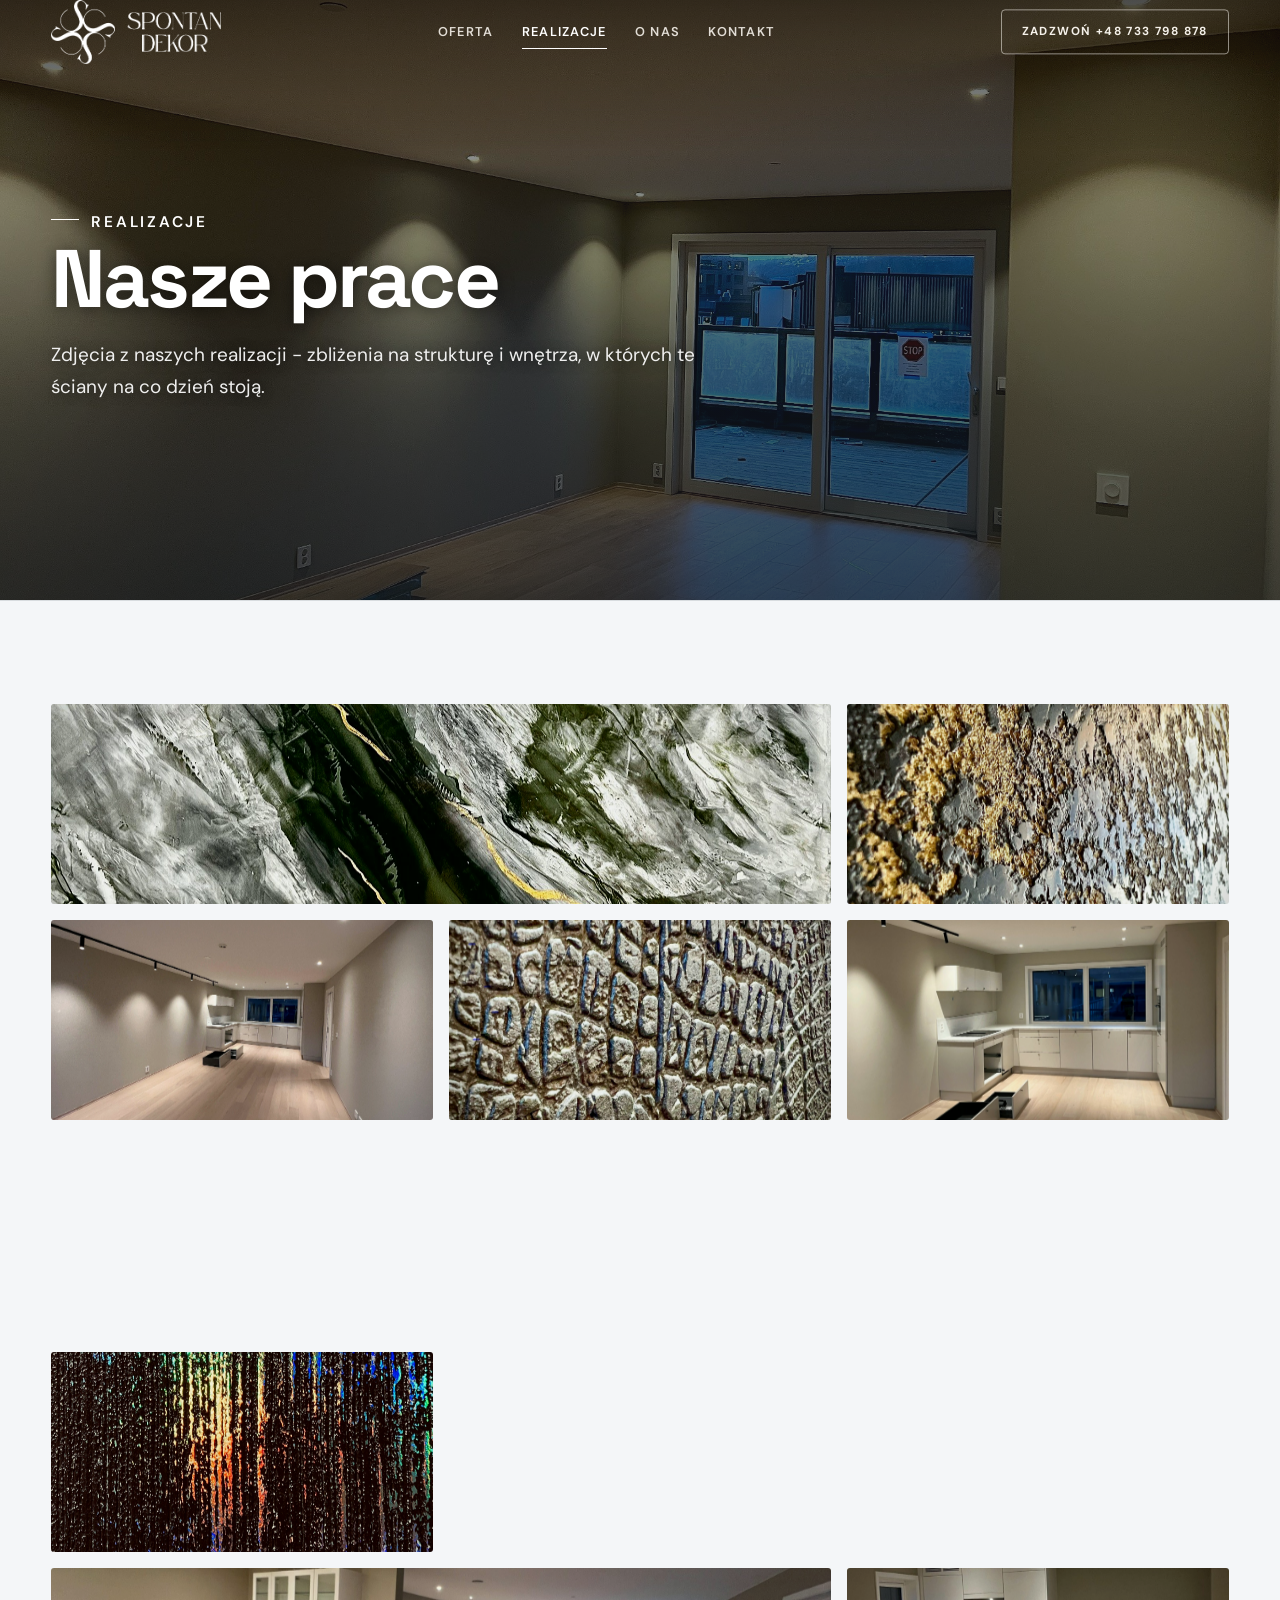
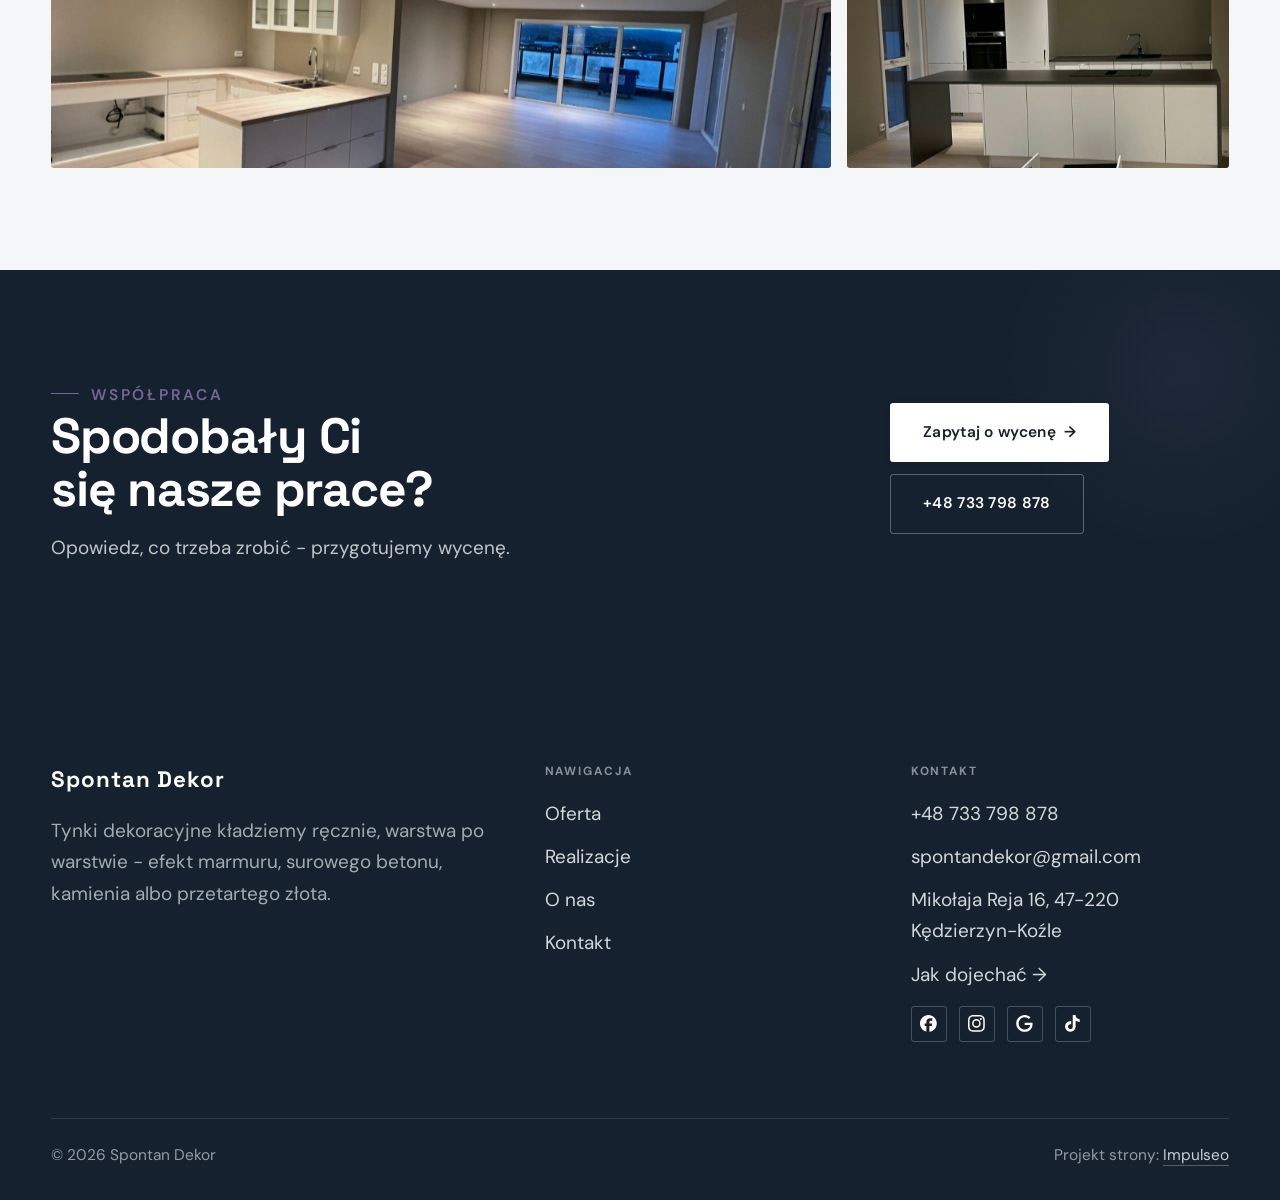
<file: realizacje.html>
<!DOCTYPE html>
<html lang="pl">
<head>
<meta charset="UTF-8">
<meta name="viewport" content="width=device-width, initial-scale=1.0">
<title>Realizacje - Spontan Dekor</title>
<meta name="description" content="Realizacje Spontan Dekor: Efekt marmuru - zieleń, biel i złote żyły, Struktura w odcieniach złota i ochry, Salon z aneksem po wykończeniu, Część dzienna po zakończeniu prac, Kamienna struktura kładziona ręcznie">
<link rel="canonical" href="https://kris20032.github.io/spontandekor/realizacje.html">
<meta name="robots" content="noindex, nofollow">
<meta property="og:type" content="website">
<meta property="og:locale" content="pl_PL">
<meta property="og:site_name" content="Spontan Dekor">
<meta property="og:title" content="Realizacje - Spontan Dekor">
<meta property="og:description" content="Realizacje Spontan Dekor: Efekt marmuru - zieleń, biel i złote żyły, Struktura w odcieniach złota i ochry, Salon z aneksem po wykończeniu, Część dzienna po zakończeniu prac, Kamienna struktura kładziona ręcznie">
<meta property="og:url" content="https://kris20032.github.io/spontandekor/realizacje.html">
<meta property="og:image" content="https://kris20032.github.io/spontandekor/img/og.jpg">
<meta property="og:image:width" content="1200">
<meta property="og:image:height" content="630">
<meta name="twitter:card" content="summary_large_image">
<link rel="preconnect" href="https://fonts.googleapis.com">
<link rel="preconnect" href="https://fonts.gstatic.com" crossorigin>
<link href="https://fonts.googleapis.com/css2?family=Space+Grotesk:wght@500;600;700&family=DM+Sans:opsz,wght@9..40,400;9..40,500;9..40,600&display=swap" rel="stylesheet">
<link rel="stylesheet" href="assets/styles.css?v=219c319c">
</head>
<body>

<header class="nav">
  <div class="wrap nav-inner">
    <a class="brand brand-has-logo" href="index.html"><img class="brand-logo" src="img/logo.png" alt="Spontan Dekor" width="798" height="300" decoding="async"></a>
    <nav class="nav-links">
      <a href="oferta.html">Oferta</a>
      <a href="realizacje.html" class="active" aria-current="page">Realizacje</a>
      <a href="o-nas.html">O nas</a>
      <a href="kontakt.html">Kontakt</a>
      <a href="tel:+48733798878" class="btn btn-accent">Zadzwoń +48 733 798 878</a>
    </nav>
    <button class="nav-toggle" aria-label="Menu"><span></span><span></span><span></span></button>
  </div>
</header>

<main>
<section class="pagehead">
  <img src="img/g3.jpg" alt="Spontan Dekor - Nasze prace" width="2048" height="1150" decoding="async">
  <div class="wrap">
    <span class="eyebrow">Realizacje</span>
    <h1>Nasze prace</h1>
    <p>Zdjęcia z naszych realizacji - zbliżenia na strukturę i wnętrza, w których te ściany na co dzień stoją.</p>
  </div>
</section>
<section>
  <div class="wrap">
    <div class="gallery">
      <div class="tile t-two3 reveal"><img src="img/g1.jpg" alt="Spontan Dekor" loading="lazy" width="1463" height="2048" decoding="async"></div>
      <div class="tile t-third reveal"><img src="img/g2.jpg" alt="Spontan Dekor" loading="lazy" width="1638" height="2048" decoding="async"></div>
      <div class="tile t-third reveal"><img src="img/g4.jpg" alt="Spontan Dekor" loading="lazy" width="2048" height="1150" decoding="async"></div>
      <div class="tile t-third reveal"><img src="img/g5.jpg" alt="Spontan Dekor" loading="lazy" width="1812" height="1812" decoding="async"></div>
      <div class="tile t-third reveal"><img src="img/g6.jpg" alt="Spontan Dekor" loading="lazy" width="1982" height="1070" decoding="async"></div>
      <div class="tile t-third reveal"><img src="img/g7.jpg" alt="Spontan Dekor" loading="lazy" width="1463" height="2048" decoding="async"></div>
      <div class="tile t-two3 reveal"><img src="img/g8.jpg" alt="Spontan Dekor" loading="lazy" width="1150" height="2048" decoding="async"></div>
      <div class="tile t-third reveal"><img src="img/g9.jpg" alt="Spontan Dekor" loading="lazy" width="1460" height="2048" decoding="async"></div>
      <div class="tile t-third reveal"><img src="img/g10.jpg" alt="Spontan Dekor" loading="lazy" width="1150" height="2048" decoding="async"></div>
      <div class="tile t-third reveal"><img src="img/g11.jpg" alt="Spontan Dekor" loading="lazy" width="1166" height="1805" decoding="async"></div>
      <div class="tile t-two3 reveal"><img src="img/g12.jpg" alt="Spontan Dekor" loading="lazy" width="1952" height="1018" decoding="async"></div>
      <div class="tile t-third reveal"><img src="img/g13.jpg" alt="Spontan Dekor" loading="lazy" width="1062" height="1976" decoding="async"></div>
    </div>
  </div>
</section>
<section class="cta">
  <div class="wrap">
    <div class="reveal">
      <span class="eyebrow">Współpraca</span>
      <h2>Spodobały Ci się nasze prace?</h2>
      <p>Opowiedz, co trzeba zrobić - przygotujemy wycenę.</p>
    </div>
    <div class="cta-actions reveal">
      <a href="kontakt.html" class="btn btn-light">Zapytaj o wycenę <span class="arr">→</span></a>
      <a href="tel:+48733798878" class="btn btn-ghost btn-ghost-cta">+48 733 798 878</a>
    </div>
  </div>
</section>
</main>

<footer>
  <div class="wrap">
    <div class="foot-grid">
      <div class="foot-brand">
        <div class="name">Spontan Dekor</div>
        <p>Tynki dekoracyjne kładziemy ręcznie, warstwa po warstwie - efekt marmuru, surowego betonu, kamienia albo przetartego złota.</p>
      </div>
      <div class="foot-col">
        <h4>Nawigacja</h4>
        <a href="oferta.html">Oferta</a>
        <a href="realizacje.html">Realizacje</a>
        <a href="o-nas.html">O nas</a>
        <a href="kontakt.html">Kontakt</a>
      </div>
      <div class="foot-col">
        <h4>Kontakt</h4>
        <a href="tel:+48733798878">+48 733 798 878</a>
        <a href="mailto:spontandekor@gmail.com">spontandekor@gmail.com</a>
        <p>Mikołaja Reja 16, 47-220 Kędzierzyn-Koźle</p>
        <a href="https://maps.google.com/?cid=3119896002535592221" target="_blank" rel="noopener">Jak dojechać →</a>
      <div class="foot-soc">
        <a class="soc" href="https://www.facebook.com/SpontanDekor/" target="_blank" rel="noopener" aria-label="Facebook - Spontan Dekor"><svg viewBox="0 0 24 24" aria-hidden="true" focusable="false"><path d="M9.101 23.691v-7.98H6.627v-3.667h2.474v-1.58c0-4.085 1.848-5.978 5.858-5.978.401 0 .955.042 1.468.103a8.68 8.68 0 0 1 1.141.195v3.325a8.623 8.623 0 0 0-.653-.036 26.805 26.805 0 0 0-.733-.009c-.707 0-1.259.096-1.675.309a1.686 1.686 0 0 0-.679.622c-.258.42-.374.995-.374 1.752v1.297h3.919l-.386 2.103-.287 1.564h-3.246v8.245C19.396 23.238 24 18.179 24 12.044c0-6.627-5.373-12-12-12s-12 5.373-12 12c0 5.628 3.874 10.35 9.101 11.647Z" fill="currentColor"/></svg></a>
        <a class="soc" href="https://www.instagram.com/spontandekor" target="_blank" rel="noopener" aria-label="Instagram - Spontan Dekor"><svg viewBox="0 0 24 24" aria-hidden="true" focusable="false"><path d="M7.0301.084c-1.2768.0602-2.1487.264-2.911.5634-.7888.3075-1.4575.72-2.1228 1.3877-.6652.6677-1.075 1.3368-1.3802 2.127-.2954.7638-.4956 1.6365-.552 2.914-.0564 1.2775-.0689 1.6882-.0626 4.947.0062 3.2586.0206 3.6671.0825 4.9473.061 1.2765.264 2.1482.5635 2.9107.308.7889.72 1.4573 1.388 2.1228.6679.6655 1.3365 1.0743 2.1285 1.38.7632.295 1.6361.4961 2.9134.552 1.2773.056 1.6884.069 4.9462.0627 3.2578-.0062 3.668-.0207 4.9478-.0814 1.28-.0607 2.147-.2652 2.9098-.5633.7889-.3086 1.4578-.72 2.1228-1.3881.665-.6682 1.0745-1.3378 1.3795-2.1284.2957-.7632.4966-1.636.552-2.9124.056-1.2809.0692-1.6898.063-4.948-.0063-3.2583-.021-3.6668-.0817-4.9465-.0607-1.2797-.264-2.1487-.5633-2.9117-.3084-.7889-.72-1.4568-1.3876-2.1228C21.2982 1.33 20.628.9208 19.8378.6165 19.074.321 18.2017.1197 16.9244.0645 15.6471.0093 15.236-.005 11.977.0014 8.718.0076 8.31.0215 7.0301.0839m.1402 21.6932c-1.17-.0509-1.8053-.2453-2.2287-.408-.5606-.216-.96-.4771-1.3819-.895-.422-.4178-.6811-.8186-.9-1.378-.1644-.4234-.3624-1.058-.4171-2.228-.0595-1.2645-.072-1.6442-.079-4.848-.007-3.2037.0053-3.583.0607-4.848.05-1.169.2456-1.805.408-2.2282.216-.5613.4762-.96.895-1.3816.4188-.4217.8184-.6814 1.3783-.9003.423-.1651 1.0575-.3614 2.227-.4171 1.2655-.06 1.6447-.072 4.848-.079 3.2033-.007 3.5835.005 4.8495.0608 1.169.0508 1.8053.2445 2.228.408.5608.216.96.4754 1.3816.895.4217.4194.6816.8176.9005 1.3787.1653.4217.3617 1.056.4169 2.2263.0602 1.2655.0739 1.645.0796 4.848.0058 3.203-.0055 3.5834-.061 4.848-.051 1.17-.245 1.8055-.408 2.2294-.216.5604-.4763.96-.8954 1.3814-.419.4215-.8181.6811-1.3783.9-.4224.1649-1.0577.3617-2.2262.4174-1.2656.0595-1.6448.072-4.8493.079-3.2045.007-3.5825-.006-4.848-.0608M16.953 5.5864A1.44 1.44 0 1 0 18.39 4.144a1.44 1.44 0 0 0-1.437 1.4424M5.8385 12.012c.0067 3.4032 2.7706 6.1557 6.173 6.1493 3.4026-.0065 6.157-2.7701 6.1506-6.1733-.0065-3.4032-2.771-6.1565-6.174-6.1498-3.403.0067-6.156 2.771-6.1496 6.1738M8 12.0077a4 4 0 1 1 4.008 3.9921A3.9996 3.9996 0 0 1 8 12.0077" fill="currentColor"/></svg></a>
        <a class="soc" href="https://maps.google.com/?cid=3119896002535592221" target="_blank" rel="noopener" aria-label="Google - Spontan Dekor"><svg viewBox="0 0 24 24" aria-hidden="true" focusable="false"><path d="M12.48 10.92v3.28h7.84c-.24 1.84-.853 3.187-1.787 4.133-1.147 1.147-2.933 2.4-6.053 2.4-4.827 0-8.6-3.893-8.6-8.72s3.773-8.72 8.6-8.72c2.6 0 4.507 1.027 5.907 2.347l2.307-2.307C18.747 1.44 16.133 0 12.48 0 5.867 0 .307 5.387.307 12s5.56 12 12.173 12c3.573 0 6.267-1.173 8.373-3.36 2.16-2.16 2.84-5.213 2.84-7.667 0-.76-.053-1.467-.173-2.053H12.48z" fill="currentColor"/></svg></a>
        <a class="soc" href="https://www.tiktok.com/@spontan.dekor" target="_blank" rel="noopener" aria-label="TikTok - Spontan Dekor"><svg viewBox="0 0 24 24" aria-hidden="true" focusable="false"><path d="M12.525.02c1.31-.02 2.61-.01 3.91-.02.08 1.53.63 3.09 1.75 4.17 1.12 1.11 2.7 1.62 4.24 1.79v4.03c-1.44-.05-2.89-.35-4.2-.97-.57-.26-1.1-.59-1.62-.93-.01 2.92.01 5.84-.02 8.75-.08 1.4-.54 2.79-1.35 3.94-1.31 1.92-3.58 3.17-5.91 3.21-1.43.08-2.86-.31-4.08-1.03-2.02-1.19-3.44-3.37-3.65-5.71-.02-.5-.03-1-.01-1.49.18-1.9 1.12-3.72 2.58-4.96 1.66-1.44 3.98-2.13 6.15-1.72.02 1.48-.04 2.96-.04 4.44-.99-.32-2.15-.23-3.02.37-.63.41-1.11 1.04-1.36 1.75-.21.51-.15 1.07-.14 1.61.24 1.64 1.82 3.02 3.5 2.87 1.12-.01 2.19-.66 2.77-1.61.19-.33.4-.67.41-1.06.1-1.79.06-3.57.07-5.36.01-4.03-.01-8.05.02-12.07z" fill="currentColor"/></svg></a>
      </div>
      </div>
    </div>
    <div class="foot-bot">
      <span>© 2026 Spontan Dekor</span>
      <span>Projekt strony: <a class="foot-credit" href="https://impulseo.pl" target="_blank" rel="noopener">Impulseo</a></span>
    </div>
  </div>
</footer>
<div class="sticky-call"><a class="sc-call" href="tel:+48733798878"><svg class="ico-tel" width="16" height="16" viewBox="0 0 24 24" fill="none" aria-hidden="true"><path d="M6.6 10.8a15.5 15.5 0 0 0 6.6 6.6l2.2-2.2a1 1 0 0 1 1-.24 11.4 11.4 0 0 0 3.6.58 1 1 0 0 1 1 1V20a1 1 0 0 1-1 1A17 17 0 0 1 3 4a1 1 0 0 1 1-1h3.5a1 1 0 0 1 1 1c0 1.25.2 2.46.58 3.6a1 1 0 0 1-.25 1l-2.23 2.2Z" fill="currentColor"/></svg> Zadzwoń</a><a class="sc-quote" href="kontakt.html">Zadzwoń i opowiedz o ścianie</a></div>
<div class="demo-wazne" data-do="2026-09-18" data-cykl="3" hidden><svg class="dw-ico" width="13" height="13" viewBox="0 0 24 24" fill="none" aria-hidden="true"><circle cx="12" cy="12" r="8.6" stroke="currentColor" stroke-width="1.8"/><path d="M12 7.2V12l3.3 2" stroke="currentColor" stroke-width="1.8" stroke-linecap="round"/></svg><span class="dw-txt"></span></div>

<script src="assets/main.js?v=cd7ebe8d"></script>
</body>
</html>
</file>
<file: assets/styles.css>
/* ============================================================
   STOLBASZ — premium, architektoniczny B2B fit-out
   Jasna paleta, zero brązu. System wg premium-web-craft.
   Projekt strony: Impulseo (impulseo.pl)
   ============================================================ */

:root{
  /* PALETA — jasna, architektoniczna, chłodna */
  --paper:#F4F6F8;          /* główne tło */
  --paper-2:#E7EBEF;        /* sekcje alternatywne (chłodny jasny szary) */
  --paper-3:#E7EBEF;        /* delikatne wypełnienia */
  --ink:#15212E;            /* tekst główny — chłodny grafit */
  --ink-soft:#243443;       /* nagłówki drugorzędne */
  --muted:#6B7785;          /* tekst poboczny */
  --line:rgba(21,33,46,.12);/* hairline */
  --accent:#E8A317;         /* stonowany petrol-slate — jedyny akcent */
  --accent-d:#C9870C;
  --accent-soft:rgba(232,163,23,.10);
  --dark:#15212E;           /* sekcje ciemne (stopka/CTA) */

  /* HOVER ZDJĘĆ — JEDEN standard dla całego silnika (decyzja K. 04.08.2026, artefakt z wariantami).
     AKTUALNE (K.+Szymon 09.08.2026, wybór z artefaktu 6 wariantów): zoom 1.05 przy 1.4s -
     przy tak długim czasie mocniejszy kadr NIE skacze, tylko „oddycha". Poprzedni standard
     (1.02 / .55s z 04.08) odbierany jako dynamiczny i szybki.
     Spoczynek lekko przygaszony, ale TYLKO tam, gdzie jest mysz (@media hover:hover) —
     na telefonie zdjęcia zostają w pełnej jasności. */
  --img-zoom:1.05;                   /* K.+Szymon 09.08: wariant F z artefaktu porównawczego */
  --img-rest:brightness(.95) saturate(.99);
  --img-hot:brightness(1.06) saturate(1.05);
  --img-dur:1.4s;                    /* K.+Szymon 09.08 (wariant F): powoli = elegancko */
  --img-ease:cubic-bezier(.16,.84,.44,1);  /* miękki ogon, efekt „oddychania" */

  /* ODSTĘPY — skala 4/8 */
  --space-1:4px; --space-2:8px; --space-3:12px; --space-4:16px; --space-5:24px;
  --space-6:32px; --space-7:48px; --space-8:64px; --space-9:96px; --space-10:128px;

  /* TYPOGRAFIA — fluid clamp() (skala podbita 16.07.2026: większe, czytelniejsze litery — uwaga Adama) */
  --text-sm:clamp(.9rem,.87rem + .12vw,1rem);
  --text-base:clamp(1.08rem,1.04rem + .18vw,1.2rem);
  --text-lg:clamp(1.24rem,1.15rem + .34vw,1.44rem);
  --text-h3:clamp(1.34rem,1.22rem + .55vw,1.66rem);
  --text-h2:clamp(2.1rem,1.66rem + 2.1vw,3.1rem);
  --text-h1:clamp(2.9rem,2.1rem + 4vw,5.1rem);

  /* PROMIENIE — architektoniczne, raczej ostre */
  --r-sm:3px; --r-md:6px; --r-lg:10px;

  /* RUCH */
  --ease:cubic-bezier(.25,.46,.45,.94); --dur:.24s;

  /* CIENIE — miękkie, warstwowe */
  --sh-sm:0 1px 2px rgba(16,24,32,.04), 0 2px 8px rgba(16,24,32,.05);
  --sh-md:0 2px 6px rgba(16,24,32,.05), 0 12px 28px -8px rgba(16,24,32,.12);
  --sh-lg:0 6px 14px rgba(16,24,32,.07), 0 26px 56px -18px rgba(16,24,32,.22);

  --hairline:1px solid var(--line);

  --font-display:'Space Grotesk','Inter',sans-serif;
  --font-body:'DM Sans','Inter',sans-serif;
}

*{box-sizing:border-box;margin:0;padding:0}
html{scroll-behavior:smooth}
body{
  font-family:var(--font-body);
  font-size:var(--text-base);
  line-height:1.65;
  color:var(--ink);
  background:var(--paper);
  -webkit-font-smoothing:antialiased;
  text-rendering:optimizeLegibility;
}
img{max-width:100%;height:auto;display:block}  /* height:auto = width/height z atrybutów trzyma proporcje (TOP#12) */
a{color:inherit;text-decoration:none}

.wrap{width:min(92%,1180px);margin-inline:auto}
section{padding-block:clamp(52px,6.5vw,96px)}

h1,h2,h3{font-family:var(--font-display);font-weight:700;line-height:1.08;letter-spacing:-.02em;color:var(--ink)}
h1{font-size:var(--text-h1);letter-spacing:-.035em}
h2{font-size:var(--text-h2);letter-spacing:-.025em}
h3{font-size:var(--text-h3)}
/* MIARA — długość wiersza. WCAG 2.2 SC 1.4.8: max 80 znaków; Butterick: 45–90.
   68ch daje realnie 72–78 znaków polskiego tekstu, czyli z zapasem pod granicą.
   Wcześniej limit miał TYLKO <p> — <li>, <blockquote> i <dd> nie miały żadnego,
   i to jedyny powód, dla którego 23 bloki na dwóch oddanych stronach jadą po
   83–106 znaków w wierszu (pomiar 07.08.2026, bramka `miara`).
   ⚠️ Listy i definicje ograniczamy TYLKO bez klasy: `ul`/`ol` z klasą to u nas
   układ (siatki kafli, menu), a nie tekst ciągły — tam miarę wyznacza układ. */
/* 60ch, nie 68ch (K. 10.08): po zmianie fontów na węższe kroje (DM Sans i spółka)
   w 68ch mieściło się ~90 znaków - bramka pikselowa słusznie zgłaszała przekroczenie
   granicy 80. Pomiar na żywej przeglądarce: 60ch = 90 znaków, 53ch = ~78 znaków, czyli normę WCAG 1.4.8. */
:root{ --miara:53ch }
p{max-width:min(100%,var(--miara))}
blockquote,
ul:not([class])>li, ol:not([class])>li,
dl:not([class])>dd{max-width:min(100%,var(--miara))}

/* ⚠️ Świadomie BEZ wyjątku `.tile p,.card p,.svc p{max-width:none}`, choć nasuwa się sam:
   te akapity BYŁY już ograniczone (stare `p{max-width:65ch}`), więc „wyjątek" nie odblokowałby
   niczego nowego — tylko ROZLUŹNIŁ stan sprzed zmiany na wszystkich demach naraz.
   `figcaption` żadna z reguł wyżej nie dotyczy, więc też nie potrzebuje zwolnienia. */

/* ŁAMANIE. `balance` wyrównuje długości wierszy w nagłówku, `pretty` pilnuje ostatniego
   wiersza akapitu, żeby nie został w nim jeden wyraz. Obsługiwane od Chrome 117 /
   Safari 17.5; starsze przeglądarki po prostu ignorują tę własność.
   `text-wrap:pretty` nie występowało dotąd ANI RAZ w silniku ani w repo klientów. */
h1,h2,h3,.lead,.lede{text-wrap:balance}
p,li,blockquote,dd{text-wrap:pretty}

.eyebrow{
  font-family:var(--font-body);
  font-size:var(--text-sm);
  font-weight:600;
  letter-spacing:.18em;
  text-transform:uppercase;
  color:var(--accent);
  display:inline-flex;align-items:center;gap:var(--space-3);
}
/* flex:none + margin-top = kreska trzyma się PIERWSZEJ linii. Wcześniej align-items:center
   centrowało ją względem całego bloku i przy zawinięciu (długi kicker typu
   „…WNĘTRZ · LESZNO · OD 2019") druga linia lądowała z brzydkim wcięciem. */
.eyebrow{align-items:flex-start}
.eyebrow>*,.eyebrow{text-wrap:balance}   /* dlugi kicker lamal sie na sierote typu samo „2019" w drugiej linii */
.eyebrow::before{content:"";width:28px;height:1px;background:var(--accent);display:inline-block;flex:none;margin-top:.62em}

.muted{color:var(--muted)}
.lead{font-size:var(--text-lg);line-height:1.55;color:var(--ink-soft);max-width:50ch}

/* ---------- BUTTONS ---------- */
.btn{
  display:inline-flex;align-items:center;gap:var(--space-2);
  font-weight:600;font-size:var(--text-sm);letter-spacing:.02em;
  padding:var(--space-4) var(--space-6);
  border-radius:var(--r-sm);
  transition:transform var(--dur) var(--ease),box-shadow var(--dur) var(--ease),background var(--dur) var(--ease);
  cursor:pointer;border:1px solid transparent;
}
.btn-accent{background:var(--accent);color:#fff;box-shadow:var(--sh-sm)}
.btn-accent:hover{background:var(--accent-d);transform:translateY(-2px);box-shadow:var(--sh-md)}
.btn-accent:active{transform:translateY(0);box-shadow:var(--sh-sm)}
.btn-ghost{background:transparent;color:var(--ink);border-color:var(--line)}
.btn-ghost:hover{border-color:var(--accent);color:var(--accent);transform:translateY(-2px)}
.btn-light{background:#fff;color:var(--ink);box-shadow:var(--sh-sm)}
.btn-light:hover{transform:translateY(-2px);box-shadow:var(--sh-md)}
.btn .arr{transition:transform var(--dur) var(--ease)}
.btn:hover .arr{transform:translateX(4px)}

/* ---------- NAV ---------- */
.nav{
  position:sticky;top:0;z-index:50;
  background:color-mix(in srgb,var(--paper) 88%,transparent);
  backdrop-filter:saturate(140%) blur(10px);
  border-bottom:var(--hairline);
}
.nav-inner{display:flex;align-items:center;justify-content:space-between;gap:var(--space-5);height:72px}
/* ANTY-NACHODZENIE (K. 05.08.2026): długa nazwa firmy + przycisk z pełnym numerem nie mieściły się w pasku
   i flex ściskał linki PONIŻEJ ich treści - "Kontakt" wchodził na ramkę "Zadzwoń +48 ...". Teraz ustępuje
   nazwa marki (skrót wielokropkiem), a menu i przycisk nigdy się nie kurczą ani nie zachodzą na siebie. */
.brand{display:flex;flex-direction:column;line-height:1;min-width:0;flex:0 1 auto}
.brand .name{font-family:var(--font-display);font-weight:800;font-size:1.35rem;letter-spacing:.04em;white-space:nowrap;overflow:hidden;text-overflow:ellipsis}
.brand .sub{font-size:.62rem;letter-spacing:.34em;text-transform:uppercase;color:var(--muted);margin-top:5px;white-space:nowrap;overflow:hidden;text-overflow:ellipsis}
.nav-links{display:flex;align-items:center;gap:var(--space-6);flex:0 0 auto}
.nav-links a{font-size:var(--text-sm);font-weight:500;color:var(--ink-soft);position:relative;padding-block:4px;white-space:nowrap;transition:color var(--dur) var(--ease)}
.nav-links a::after{content:"";position:absolute;left:0;bottom:0;width:0;height:1.5px;background:var(--accent);transition:width var(--dur) var(--ease)}
.nav-links a:hover,.nav-links a.active{color:var(--ink)}
.nav-links a:hover::after,.nav-links a.active::after{width:100%}
.nav-links .btn{padding:var(--space-2) var(--space-5)}
/* przyciski w nav: właściwy kolor (przebij .nav-links a) + bez podkreślenia */
.nav-links a.btn-accent{color:#fff}
.nav-links a.btn-ghost,.nav-links a.btn-light{color:var(--ink)}
/* CTA w pasku: NIE podkreślenie spod linków menu, ale ten sam przelatujący błysk,
   co na wszystkich innych przyciskach (zgłoszenie K. 13.08.2026 - „na hero jest efekt
   światła przechodzącego przez przycisk, na navbarze go nie ma, a mają być identyczne").
   Reguła `.nav-links a::after` jest silniejsza od `.btn::after`, więc trzeba jej
   geometrię wyzerować i wpisać połysk z nazwy - samo `display:none` gasiło efekt. */
.nav-links a.btn::after{
  display:block;content:"";position:absolute;inset:0;z-index:-1;pointer-events:none;
  width:auto;height:auto;border-radius:inherit;   /* kasuje geometrię podkreślenia (width:0;height:1.5px) */
  background:linear-gradient(100deg,transparent 32%,rgba(255,255,255,.20) 50%,transparent 68%);
  translate:-120% 0}
@media (prefers-reduced-motion:no-preference){
  .nav-links a.btn:hover::after{translate:120% 0;transition:translate .75s var(--mt-ease,cubic-bezier(.16,.84,.44,1))}
}
.nav-toggle{display:none;background:none;border:none;cursor:pointer;flex-direction:column;gap:5px;padding:8px}
.nav-toggle span{width:24px;height:2px;background:var(--ink);transition:var(--dur)}
/* Ciasny zakres MIĘDZY menu mobilnym a pełnym pulpitem: zbijamy odstępy i nazwę marki,
   żeby wszystko zmieściło się naturalnie, zanim w ogóle dojdzie do skracania wielokropkiem. */
@media(max-width:1280px) and (min-width:921px){
  .nav-links{gap:var(--space-4)}
  .nav-links .btn{padding:var(--space-2) var(--space-4)}
  .brand .name{font-size:1.15rem}
}

/* ---------- HERO (split) ---------- */
.hero{position:relative;overflow:hidden;border-bottom:var(--hairline)}
.hero-grid{display:grid;grid-template-columns:1.05fr .95fr;gap:clamp(24px,4vw,60px);align-items:center;
  padding-block:clamp(36px,4.5vw,64px)}
.hero-copy .eyebrow{margin-bottom:var(--space-5)}
.hero-copy h1{margin-bottom:var(--space-5)}
.hero-copy .lead{margin-bottom:var(--space-7)}
.hero-actions{display:flex;flex-wrap:wrap;gap:var(--space-4)}
.hero-art{position:relative;aspect-ratio:4/3;border-radius:var(--r-lg);overflow:hidden;box-shadow:var(--sh-lg)}
.hero-art img{width:100%;height:100%;object-fit:cover}
.hero-art::after{content:"";position:absolute;inset:0;background:linear-gradient(180deg,transparent 55%,rgba(18,24,28,.28))}
.hero-badge{position:absolute;left:var(--space-5);bottom:var(--space-5);z-index:2;
  background:rgba(252,252,251,.94);backdrop-filter:blur(4px);
  border-radius:var(--r-md);padding:var(--space-4) var(--space-5);box-shadow:var(--sh-md);max-width:78%}
.hero-badge strong{display:block;font-family:var(--font-display);font-size:1rem;letter-spacing:-.01em}
.hero-badge span{font-size:var(--text-sm);color:var(--muted)}

/* ---------- HERO duży / kinowy (strona główna) ---------- */
.hero-cine{position:relative;min-height:clamp(560px,82vh,840px);min-height:clamp(560px,82svh,840px);display:flex;align-items:center;overflow:hidden;border-bottom:var(--hairline)}
.hero-cine>img{position:absolute;inset:0;width:100%;height:100%;object-fit:cover;z-index:0}
.hero-cine::after{content:"";position:absolute;inset:0;z-index:1;
  background:linear-gradient(95deg,rgba(13,18,23,.86) 0%,rgba(13,18,23,.64) 32%,rgba(13,18,23,.24) 62%,rgba(13,18,23,.04) 100%)}
.hero-cine .wrap{position:relative;z-index:2;padding-block:var(--space-8)}
.hero-cine .hero-copy{max-width:660px}
.hero-cine .eyebrow{color:#fff;margin-bottom:var(--space-5)}
.hero-cine .eyebrow::before{background:#fff}
.hero-cine h1{color:#fff;margin-bottom:var(--space-5);font-size:clamp(2.9rem,2rem + 4.4vw,5.2rem);text-wrap:balance}
.hero-cine .lead{color:rgba(255,255,255,.92);max-width:48ch;margin-bottom:var(--space-7)}
.hero-cine .hero-actions{display:flex;flex-wrap:wrap;gap:var(--space-4)}
/* NISKIE OKNO (laptop z dokiem i paskami przeglądarki ma ~700-780 px wysokości widoku):
   H1 do 5.2rem + długi lead nie mieściły się i przyciski wypadały POD krawędź ekranu -
   klient widział stronę bez ani jednego CTA. Skalujemy w dół, zamiast przycinać treść. */
@media(min-width:821px) and (max-height:820px){
  .hero-cine{min-height:clamp(520px,94svh,780px)}
  .hero-cine .wrap{padding-block:var(--space-6)}
  .hero-cine h1{font-size:clamp(2.2rem,1.5rem + 2.6vw,3.6rem);margin-bottom:var(--space-4)}
  .hero-cine .eyebrow{margin-bottom:var(--space-4)}
  .hero-cine .lead{margin-bottom:var(--space-5);max-width:44ch}
}
@media(max-width:680px){
  .hero-cine{min-height:clamp(520px,76vh,640px);min-height:clamp(520px,76svh,640px);align-items:flex-end}
  .hero-cine::after{background:linear-gradient(0deg,rgba(13,18,23,.9) 6%,rgba(13,18,23,.45) 55%,rgba(13,18,23,.25) 100%)}
  .hero-cine .wrap{padding-bottom:var(--space-9)}
  /* TELEFON (~90% oglądających): lead potrafił zająć 8 linii i zepchnąć CTA poza pierwszy ekran.
     Zwężamy interlinię i skalę - treści nie ucinamy, bo to ona sprzedaje. */
  .hero-cine .lead{font-size:.98rem;line-height:1.5;margin-bottom:var(--space-5)}
  .hero-cine .eyebrow{font-size:.72rem;letter-spacing:.13em;margin-bottom:var(--space-4)}
  .hero-cine .eyebrow::before{width:20px}
  .hero-cine h1{margin-bottom:var(--space-4)}
}

/* full-bleed hero variant (podstrony) */
.pagehead{position:relative;min-height:46vh;min-height:46svh;display:flex;align-items:flex-end;overflow:hidden;border-bottom:var(--hairline)}
.pagehead img{position:absolute;inset:0;width:100%;height:100%;object-fit:cover}
/* 10.08.2026 (decyzja K.): mocniejsze przyciemnienie + cień pod tekstem. Bramka mierzyła na
   nagłówkach podstron 3,38-3,43:1 przy wymaganych 4,5 — jasne zdjęcie (hala, śnieg, niebo)
   podchodziło pod biały tekst. Zdjęcia klientów są różne, więc kontrast musi dawać WARSTWA,
   a nie szczęśliwy dobór kadru. */
.pagehead::after{content:"";position:absolute;inset:0;background:linear-gradient(180deg,rgba(18,24,28,.40),rgba(18,24,28,.76))}
.pagehead .wrap{position:relative;z-index:2;padding-block:var(--space-9);color:#fff}
.pagehead h1{color:#fff;max-width:18ch;text-shadow:0 2px 16px rgba(0,0,0,.55)}
.pagehead .eyebrow{color:#fff}
.pagehead .eyebrow::before{background:#fff}
.pagehead p{color:rgba(255,255,255,.92);margin-top:var(--space-4);max-width:54ch;text-shadow:0 1px 12px rgba(0,0,0,.5)}

/* ---------- STRIP (pasek skrótów / liczby) ---------- */
.strip{background:var(--dark);color:#fff}
/* PASEK HASEŁ — standard 04.08.2026 (decyzja K.): 5 haseł w JEDNYM rzędzie, tekst WYŚRODKOWANY,
   węższe marginesy boczne niż reszta strony (pasek ma iść szerzej), równe wysokości kolumn. */
.strip .wrap{width:min(96%,1440px);display:grid;grid-template-columns:repeat(5,1fr);
  gap:var(--space-5);padding-block:var(--space-7);align-items:stretch}
.strip .item .k{font-family:var(--font-display);font-size:clamp(1.05rem,.82rem + .85vw,1.55rem);
  font-weight:800;letter-spacing:-.02em;color:#fff;line-height:1.18;text-wrap:balance}
.strip .item .v{font-size:var(--text-sm);color:rgba(255,255,255,.66);margin-top:var(--space-2);line-height:1.4}
.strip .item{border-left:2px solid var(--accent);padding-inline:var(--space-4);
  text-align:center;display:flex;flex-direction:column;justify-content:center}
/* liczba kolumn = liczba haseł, żeby ostatnie nie zostawało samo w drugim rzędzie.
   Klasę n-N nadaje multipage.py; domyślnie (bez klasy) pasek jest 5-kolumnowy. */
.strip.n-2 .wrap{grid-template-columns:repeat(2,1fr)}
.strip.n-3 .wrap{grid-template-columns:repeat(3,1fr)}
.strip.n-4 .wrap{grid-template-columns:repeat(4,1fr);gap:var(--space-6)}
.strip.n-4 .item .k{font-size:clamp(1.3rem,1rem + 1.1vw,2rem)}
.strip.n-6 .wrap{grid-template-columns:repeat(6,1fr);gap:var(--space-4)}
.strip.n-6 .item .k{font-size:clamp(.98rem,.8rem + .7vw,1.35rem)}
/* równe łamanie: zamiast "długa linia + jedno słowo" obie linie zbliżonej długości */
.strip .item .k{text-wrap:balance}

/* ---------- SECTION HEAD ---------- */
.head{max-width:48rem;margin-bottom:var(--space-8)}
.head.center{margin-inline:auto;text-align:center}
.head .eyebrow{margin-bottom:var(--space-4)}
.head h2{margin-bottom:var(--space-4)}
.head p{color:var(--muted);font-size:var(--text-lg);line-height:1.55}
.head.center p{margin-inline:auto}

/* ---------- INTRO SPLIT ---------- */
.split{display:grid;grid-template-columns:.92fr 1.08fr;gap:clamp(28px,5vw,80px);align-items:center}
.split.rev{grid-template-columns:1.08fr .92fr}
.split.rev .split-art{order:-1}
.split-art{position:relative;aspect-ratio:5/4;border-radius:var(--r-lg);overflow:hidden;box-shadow:var(--sh-lg)}
.split-art img{width:100%;height:100%;object-fit:cover}
.split-copy h2{margin-bottom:var(--space-5)}
.split-copy p+p{margin-top:var(--space-4)}
.split-copy .btn{margin-top:var(--space-6)}

/* ---------- SERVICES (zakres) ---------- */
.svc-grid{display:grid;grid-template-columns:repeat(auto-fit,minmax(280px,1fr));gap:var(--space-5)}
.svc{background:#fff;border:var(--hairline);border-radius:var(--r-md);padding:var(--space-7) var(--space-6);
  transition:transform var(--dur) var(--ease),box-shadow var(--dur) var(--ease),border-color var(--dur) var(--ease);
  position:relative;overflow:hidden}
.svc::before{content:"";position:absolute;left:0;top:0;width:3px;height:0;background:var(--accent);transition:height var(--dur) var(--ease)}
.svc:hover{transform:translateY(-4px);box-shadow:var(--sh-md);border-color:transparent}
.svc:hover::before{height:100%}
.svc .ic{font-family:var(--font-display);font-size:.8rem;font-weight:700;letter-spacing:.12em;color:var(--accent);margin-bottom:var(--space-4)}
.svc h3{margin-bottom:var(--space-3);font-size:1.22rem}
.svc p{color:var(--muted);font-size:var(--text-base);line-height:1.6}

/* big detailed service rows */
.svc-row{display:grid;grid-template-columns:.8fr 1.2fr;gap:clamp(20px,4vw,60px);align-items:center;padding-block:var(--space-8)}
.svc-row+.svc-row{border-top:var(--hairline)}
.svc-row.rev{grid-template-columns:1.2fr .8fr}
/* Naprzemienny układ wierszy oferty: co drugi wiersz ma zdjęcie po PRAWEJ.
   Było `order:-1` — martwy kod, bo zdjęcie i tak jest pierwszym dzieckiem w HTML,
   więc wszystkie wiersze wyglądały identycznie (zdjęcie zawsze z lewej), a `rev`
   zmieniało tylko szerokość kolumn. Znalezione 29.07.2026 przy różnicowaniu kierunków
   animacji (pomiar pozycji: art.mid 390/502 przy row.mid 756 — zawsze lewa strona). */
.svc-row.rev .svc-row-art{order:2}
.svc-row-art{aspect-ratio:4/3;border-radius:var(--r-md);overflow:hidden;box-shadow:var(--sh-md)}
.svc-row-art img{width:100%;height:100%;object-fit:cover}
.svc-row h3{font-size:1.5rem;margin-bottom:var(--space-4)}
.svc-row .num{font-family:var(--font-display);font-size:.85rem;font-weight:700;letter-spacing:.14em;color:var(--accent);display:block;margin-bottom:var(--space-3)}
.svc-row ul{list-style:none;margin-top:var(--space-4);display:flex;flex-direction:column;gap:var(--space-2)}
.svc-row li{position:relative;padding-left:var(--space-5);color:var(--muted);font-size:var(--text-base)}
.svc-row li::before{content:"";position:absolute;left:0;top:.62em;width:8px;height:1px;background:var(--accent)}

/* ---------- GALLERY (realizacje) ---------- */
.gallery{display:grid;grid-template-columns:repeat(12,1fr);gap:var(--space-4);grid-auto-rows:200px}
/* GALERIA MASONRY — pionowe zdjęcia (portrety beauty/wellness) bez przycinania: kolumny, height auto */
.gallery-masonry{column-count:3;column-gap:var(--space-4)}
@media(max-width:900px){.gallery-masonry{column-count:2}}
@media(max-width:560px){.gallery-masonry{column-count:1}}
.gallery-masonry .m-tile{break-inside:avoid;margin:0 0 var(--space-4);padding:0;position:relative;overflow:hidden;border-radius:var(--r-md);border:1px solid var(--line)}
.gallery-masonry .m-tile img{width:100%;height:auto;display:block}
.gallery-masonry .m-tile .cap{position:absolute;left:0;right:0;bottom:0;padding:var(--space-4);color:#fff;background:linear-gradient(0deg,rgba(0,0,0,.55),transparent);font-size:var(--text-sm)}
.gallery-masonry .m-tile .cap small{display:block;font-weight:400;opacity:.78;letter-spacing:.04em;text-transform:uppercase;font-size:.66rem;margin-top:3px}
.tile{position:relative;overflow:hidden;border-radius:var(--r-md);box-shadow:var(--sh-sm);
  transition:transform var(--dur) var(--ease),box-shadow var(--dur) var(--ease)}
.tile img{width:100%;height:100%;object-fit:cover;
  transition:transform var(--img-dur) var(--img-ease),filter var(--img-dur) var(--img-ease)}
.tile:hover{box-shadow:var(--sh-md)}
.tile .cap{position:absolute;left:0;right:0;bottom:0;padding:var(--space-5) var(--space-4) var(--space-4);
  /* mocniejszy spad + cien pod tekstem: na JASNYCH zdjeciach klienta (biale fronty, sciany)
     slaby gradient dawal kontrast ~1.5:1 zamiast wymaganych 3.6:1 (bramka wygladu, 10.08.2026) */
  background:linear-gradient(transparent 10%,rgba(18,24,28,.55) 40%,rgba(18,24,28,.88) 68%,rgba(18,24,28,.99));color:#fff;
  text-shadow:0 1px 2px rgba(0,0,0,.85),0 2px 10px rgba(0,0,0,.55);
  font-size:var(--text-sm);font-weight:600;letter-spacing:.01em;
  opacity:0;transform:translateY(8px);transition:var(--dur) var(--ease)}
.tile:hover .cap{opacity:1;transform:translateY(0)}
.tile .cap small{display:block;font-weight:400;opacity:.78;letter-spacing:.04em;text-transform:uppercase;font-size:.66rem;margin-top:3px}
/* bento spans */
.t-wide{grid-column:span 6}
.t-tall{grid-column:span 6;grid-row:span 2}
.t-std{grid-column:span 6}
.t-third{grid-column:span 4}
.t-two3{grid-column:span 8}

/* ---------- TRUST / WIARYGODNOŚĆ ---------- */
.trust{background:var(--paper-2)}
.trust-grid{display:grid;grid-template-columns:repeat(auto-fit,minmax(240px,1fr));gap:var(--space-5);margin-top:var(--space-7)}
.trust-card{background:#fff;border-radius:var(--r-md);padding:var(--space-7) var(--space-6);box-shadow:var(--sh-sm);border-top:3px solid var(--accent)}
.trust-card .big{font-family:var(--font-display);font-size:clamp(1.8rem,1.3rem + 1.6vw,2.6rem);font-weight:800;letter-spacing:-.02em;color:var(--ink);line-height:1}
.trust-card h3{font-size:1.12rem;margin:var(--space-3) 0 var(--space-2)}
.trust-card p{color:var(--muted);font-size:var(--text-base);line-height:1.55}

/* ---------- CTA band ---------- */
.cta{background:var(--dark);color:#fff;position:relative;overflow:hidden}
/* telefon w CTA: na ciemnym tle biały (domyślnie), rodziny z JASNYM tłem CTA
   nadpisują to u siebie - wcześniej kolor siedział w stylu inline i wygrywał z rodziną. */
.cta .btn-ghost-cta{color:#fff;border-color:rgba(255,255,255,.3)}
.cta .wrap{display:grid;grid-template-columns:1.4fr .6fr;gap:var(--space-7);align-items:center;position:relative;z-index:2}
.cta h2{color:#fff;max-width:20ch}
.cta p{color:rgba(255,255,255,.74);margin-top:var(--space-4)}
.cta-actions{display:flex;flex-direction:column;gap:var(--space-3);align-items:flex-start}
.cta::before{content:"";position:absolute;right:-80px;top:-80px;width:360px;height:360px;border-radius:50%;
  background:radial-gradient(circle,var(--accent-soft),transparent 70%)}

/* ---------- CONTACT ---------- */
.contact-grid{display:grid;grid-template-columns:.85fr 1.15fr;gap:clamp(28px,4vw,56px);align-items:start}
.info-list{display:flex;flex-direction:column;gap:var(--space-2)}
.info-row{display:flex;gap:var(--space-4);align-items:flex-start;padding-block:var(--space-4);border-bottom:var(--hairline)}
.info-row .ic{flex:none;width:42px;height:42px;display:grid;place-items:center;border-radius:50%;
  background:var(--accent-soft);color:var(--accent);font-size:1.05rem}
.info-row .lbl{font-size:.72rem;letter-spacing:.14em;text-transform:uppercase;color:var(--muted)}
.info-row .val{font-weight:600;font-size:var(--text-base);margin-top:2px}
.info-row a.val:hover{color:var(--accent)}
.map{border:none;border-radius:var(--r-lg);box-shadow:var(--sh-md);width:100%;height:100%;min-height:380px;filter:grayscale(.2) contrast(1.02)}
.form{background:#fff;border:var(--hairline);border-radius:var(--r-lg);padding:clamp(24px,3vw,40px);box-shadow:var(--sh-sm)}
.form .fld{margin-bottom:var(--space-5)}
.form label{display:block;font-size:var(--text-sm);font-weight:600;margin-bottom:var(--space-2)}
.form input,.form textarea{width:100%;font-family:inherit;font-size:var(--text-base);color:var(--ink);
  padding:var(--space-4);border:var(--hairline);border-radius:var(--r-sm);background:var(--paper);transition:border-color var(--dur)}
.form input:focus,.form textarea:focus{outline:none;border-color:var(--accent);background:#fff}
.form textarea{resize:vertical;min-height:120px}
.form .note{font-size:var(--text-sm);color:var(--muted);margin-top:var(--space-3)}

/* ---------- FOOTER ---------- */
footer{background:var(--dark);color:#fff;padding-block:var(--space-9) var(--space-6)}
.foot-grid{display:grid;grid-template-columns:1.4fr 1fr 1fr;gap:var(--space-7);margin-bottom:var(--space-8)}
.foot-brand .name{font-family:var(--font-display);font-weight:800;font-size:1.4rem;letter-spacing:.04em}
.foot-brand p{color:rgba(255,255,255,.62);margin-top:var(--space-4);font-size:var(--text-base);max-width:38ch}
.foot-col h4{font-size:.74rem;letter-spacing:.16em;text-transform:uppercase;color:rgba(255,255,255,.5);margin-bottom:var(--space-4)}
.foot-col a,.foot-col p{display:block;color:rgba(255,255,255,.82);font-size:var(--text-base);margin-bottom:var(--space-3)}
.foot-col a:hover{color:#fff}
.foot-bot{border-top:1px solid rgba(255,255,255,.12);padding-top:var(--space-5);display:flex;justify-content:space-between;flex-wrap:wrap;gap:var(--space-3);
  font-size:var(--text-sm);color:rgba(255,255,255,.55)}
.foot-bot a:hover{color:#fff}
/* Podpis w stopce = klikalny link do impulseo.pl (31.07.2026). Ma być WIDOCZNIE klikalny,
   ale nie krzyczeć - stąd sam kolor jaśniejszy + delikatne podkreślenie na najeździe. */
.foot-bot a.foot-credit{color:rgba(255,255,255,.78);text-decoration:none;border-bottom:1px solid rgba(255,255,255,.28)}
.foot-bot a.foot-credit:hover{color:#fff;border-bottom-color:#fff}

/* ---------- REVEAL ---------- */
.reveal{opacity:0;transform:translateY(22px);transition:opacity .6s var(--ease),transform .6s var(--ease)}
.reveal.in{opacity:1;transform:none}

/* ---------- RESPONSIVE ---------- */
@media(max-width:920px){
  .hero-grid,.split,.split.rev,.svc-row,.svc-row.rev,.cta .wrap,.contact-grid,.foot-grid{grid-template-columns:1fr}
  .split.rev .split-art,.svc-row.rev .svc-row-art{order:0}
  .hero-art{aspect-ratio:16/10;max-height:420px}
  .strip .wrap,.strip.n-2 .wrap,.strip.n-3 .wrap,.strip.n-4 .wrap,.strip.n-6 .wrap{grid-template-columns:repeat(2,1fr);gap:var(--space-6)}
  .strip .item .k,.strip.n-6 .item .k{font-size:clamp(1.3rem,1.1rem + 1vw,2rem)}
  .gallery{grid-auto-rows:180px}
  .t-wide,.t-tall,.t-std,.t-third,.t-two3{grid-column:span 6}
  .t-tall{grid-row:span 1}
  .cta-actions{flex-direction:row;flex-wrap:wrap}
  .foot-grid{gap:var(--space-6)}
}
@media(max-width:680px){
  .nav-links{position:fixed;inset:72px 0 auto 0;background:var(--paper);flex-direction:column;align-items:stretch;
    gap:0;padding:var(--space-4) 6%;border-bottom:var(--hairline);box-shadow:var(--sh-md);
    transform:translateY(-120%);transition:transform var(--dur) var(--ease)}
  .nav-links.open{transform:translateY(0)}
  .nav-links a{padding-block:var(--space-4);border-bottom:var(--hairline)}
  .nav-links .btn{margin-top:var(--space-3);justify-content:center}
  .nav-toggle{display:flex}
  .strip .wrap,.strip.n-2 .wrap,.strip.n-3 .wrap,.strip.n-4 .wrap,.strip.n-6 .wrap{grid-template-columns:1fr}
  .gallery{grid-template-columns:repeat(6,1fr)}
  .foot-grid{grid-template-columns:1fr}
}
@media(prefers-reduced-motion:reduce){
  /* audyt 09.08 TOP#14: samo skrócenie duration przy animacji INFINITE = stroboskop
     (pętla .01ms miga ekranem); iteration-count:1 gasi pętlę naprawdę. Pseudoelementy
     też - tła hero (gastro/studio) animują ::before/img, blanket na * ich nie łapał. */
  *,*::before,*::after{animation-duration:.01ms!important;animation-iteration-count:1!important;animation-delay:0s!important;transition:none!important}
  .reveal{opacity:1!important;transform:none!important}
  html{scroll-behavior:auto}
}

/* ============================================================
   PREMIUM LAYER — destylat deep-researchu branż (anty-AI, spokój).
   Zmienne STOLBASZ (--accent/--ink/--paper/--line/--dark). Ruch ledwo
   zauważalny, krzywa cubic-bezier(.16,.84,.44,1); prefers-reduced-motion
   pokryte blanketem wyżej. Karty hairline zamiast cieni = #1 sygnał „nie-AI".
   ============================================================ */

/* więcej oddechu między sekcjami (liderzy: 110-130px) */
section{padding-block:clamp(64px,8vw,128px)}

/* 1) Aksamitny reveal — dłuższa, miękka krzywa zamiast „skoku" */
.reveal{transition:opacity .9s cubic-bezier(.16,.84,.44,1),transform .9s cubic-bezier(.16,.84,.44,1);will-change:opacity,transform}
/* stagger TYLKO w galerii (tam pozycja = porządek dzieci) */
.gallery .reveal:nth-child(2){transition-delay:.07s}
.gallery .reveal:nth-child(3){transition-delay:.14s}
.gallery .reveal:nth-child(4){transition-delay:.21s}
.gallery .reveal:nth-child(5){transition-delay:.28s}
.gallery .reveal:nth-child(6){transition-delay:.35s}

/* 2) Hero STATYCZNY na .hero-cine — Ken Burns CAŁKIEM WYŁĄCZONY 26.06 (3. zgłoszenie Szymona).
   GENEZA: animowanie scale na <img> hero z teksturami (cegły/framugi) re-samplinguje obraz
   klatka po klatce → na części ekranów drobne drganie/shimmer = „heroshot się trzęsie".
   translateY usunięto wcześniej, scale-only + will-change/GPU NIE wystarczyły do GWARANCJI gładkości.
   Krzysztof zażądał pewności („make sure, że błąd się nie pojawi") > efekt. Zero animacji = 0% drgania.
   Delikatny zoom zostaje TYLKO w pełnoekranowych hero gastro/studio (hg-bg/hs-bg — tło, inny
   mechanizm, chwalone, nigdy nie zgłaszane). NIE wracać do KB na .hero-cine bez realnego testu
   na sprzęcie klienta — to ryzyko regresji „trzęsienia”. */
/* BEZPIECZNY "wow" na hero = jednorazowy FADE-IN (opacity), nie zoom.
   opacity nie dotyka bitmapy → gładkie na KAŻDYM zdjęciu/ekranie/GPU, zero ryzyka migotania.
   Geometryczny ruch (scale/translate) na .hero-cine jest ZAKAZANY (bramka pilnuje). */
@keyframes heroFade{from{opacity:0}to{opacity:1}}
.hero-cine>img{transform:none;animation:heroFade 1.1s ease-out both}

/* 3) Akcentowy hairline pod nagłówkiem sekcji, który „rysuje się" przy wejściu */
.head h2{position:relative;padding-bottom:18px}
.head h2::after{content:"";position:absolute;left:0;bottom:0;height:1px;width:0;background:var(--accent);transition:width 1s cubic-bezier(.16,.84,.44,1) .15s}
.head.center h2::after{left:50%;transform:translateX(-50%)}
.head.reveal.in h2::after,.head.center.reveal.in h2::after{width:54px}

/* 4) Karty HAIRLINE zamiast cieni/zaokrągleń (najmocniejszy anty-AI detal) */
.svc{background:transparent;border:1px solid var(--line);border-radius:var(--r-sm);box-shadow:none}
.svc:hover{box-shadow:none;border-color:var(--accent);transform:translateY(-3px)}
.trust-card{background:transparent;box-shadow:none;border:1px solid var(--line);border-top:2px solid var(--accent);border-radius:var(--r-sm)}
.tile{box-shadow:none;border-radius:var(--r-sm)}
.tile:hover{box-shadow:none}

/* 5) Sticky-nav kondensuje się po przewinięciu (sygnał dopracowania) */
.nav{transition:box-shadow .4s ease,background .4s ease}
.nav.is-stuck{box-shadow:0 1px 0 var(--line),0 14px 30px -24px rgba(0,0,0,.45)}
.nav-inner{transition:height .35s var(--ease)}
.nav.is-stuck .nav-inner{height:60px}

/* 6) MANIFESTO — pełnoekranowy cytat-bohater (zastępuje generyczne „Dlaczego my") */
.manifesto{background:var(--paper-2);text-align:center}
.manifesto .wrap{max-width:60rem}
.manifesto p{font-family:var(--font-display);font-style:italic;font-size:clamp(1.6rem,1rem + 2.4vw,2.8rem);line-height:1.32;color:var(--ink-soft);margin-inline:auto;max-width:26ch;position:relative;padding-top:var(--space-8)}
.manifesto p::before{content:"";position:absolute;top:0;left:50%;transform:translateX(-50%);width:54px;height:1px;background:var(--accent)}
.manifesto p span{color:var(--accent);font-style:italic}

/* 7) GATEWAYS — 3 duże bramy-zdjęcia (zamiast paska menu usług) */
.gateways{display:grid;grid-template-columns:repeat(3,1fr);gap:var(--space-4)}
.gateway{position:relative;aspect-ratio:3/4;overflow:hidden;border-radius:var(--r-sm);display:block}
.gateway img{width:100%;height:100%;object-fit:cover;
  transition:transform var(--img-dur) var(--img-ease),filter var(--img-dur) var(--img-ease)}
.gateway::after{content:"";position:absolute;inset:0;background:linear-gradient(180deg,transparent 38%,rgba(18,24,28,.74))}
/* ===== HOVER ZDJĘĆ — jedno miejsce dla WSZYSTKICH kafli ze zdjęciem (K. 04.08.2026) ===== */
@media(hover:hover){
  .tile img,.gateway img,.m-tile img{filter:var(--img-rest)}
  .tile:hover img,
  .gateway:hover img,
  .m-tile:hover img{transform:scale(var(--img-zoom));filter:var(--img-hot)}
}
.m-tile img{transition:transform var(--img-dur) var(--img-ease),filter var(--img-dur) var(--img-ease)}
.gateway .g-ttl{position:absolute;left:0;right:0;bottom:0;z-index:2;padding:var(--space-6) var(--space-5);color:#fff;font-family:var(--font-display);font-size:1.45rem;letter-spacing:-.01em;line-height:1.15}
.gateway .g-ttl small{display:block;font-family:var(--font-body);font-size:var(--text-sm);font-weight:400;opacity:.82;letter-spacing:.03em;margin-top:5px}
@media(max-width:760px){.gateways{grid-template-columns:1fr}.gateway{aspect-ratio:16/10}}

/* 8) LOGO klienta w nagłówku (gdy podane --logo) */
/* 52px domyślnie (feedback Bartka 06.07.2026: 40px ginęło, uwaga padła 3x; ~56px sprawdzone na żywym demie anna-borowiec-makeup) */
.brand-logo{height:64px;width:auto;max-width:300px;object-fit:contain;display:block}
.nav.is-stuck .brand-logo{height:52px}
@media(max-width:680px){.brand-logo{height:46px;max-width:210px}}


/* === RWD: nagłówki na wąskich ekranach (dodane 17.07.2026 razem z fixem clamp) ===
   Po przywróceniu działania clamp() dolna granica --text-h1 (2.9rem) rozpychała
   dokument przy długich polskich słowach na telefonach. Tu ją zjeżdżamy. */
@media (max-width:560px){
  :root{
    --text-h1:clamp(1.9rem, 1.15rem + 4.4vw, 2.7rem);
    --text-h2:clamp(1.5rem, 1rem + 3vw, 2.1rem);
  }
  .hero-cine h1{font-size:clamp(1.9rem, 1.15rem + 4.4vw, 2.7rem)}
  h1,h2{overflow-wrap:break-word}
}

/* GODZINY (godziny_grid z briefu) — dzień po lewej, godziny po prawej. Wcześniej BRAK stylu
   powodował sklejenie "Poniedziałek-Piątek8:00-20:00" (dodane 2026-07-21). Neutralne dla dem bez grafiku. */
.godz{display:flex;flex-direction:column;gap:2px;max-width:440px;margin-top:8px}
.godz-row{display:flex;justify-content:space-between;align-items:baseline;gap:24px;padding:10px 0;border-bottom:1px solid var(--line)}
.godz-row:last-child{border-bottom:0}
.godz-row b{font-weight:600;color:var(--ink)}
.godz-row span{color:var(--muted);white-space:nowrap}

/* === FAQ (lekcja 08.08.2026) ===
   Sekcja faq_klinika() trafia NIE tylko do rodziny „klinika" (multipage.py: także układ FACHOWCY),
   a style leżały wyłącznie w families/klinika.css — u hydraulika/dekarza FAQ renderowało się jako
   goła lista <details> z domyślnym trójkącikiem przeglądarki (wpadka: demo Instalatorstwo Gała).
   Dlatego baza. Rodzina może to nadpisać na wierzchu. */
.faq-list{max-width:48rem;margin:var(--space-8) auto 0;display:flex;flex-direction:column;gap:var(--space-3)}
.faq-item{border:1px solid var(--line);border-radius:var(--r-md);background:var(--paper);padding:var(--space-4) var(--space-5)}
.faq-item summary{font-family:var(--font-display);font-weight:600;color:var(--ink);cursor:pointer;list-style:none;display:flex;justify-content:space-between;gap:1rem}
.faq-item summary::-webkit-details-marker{display:none}
.faq-item summary::after{content:"+";color:var(--accent-d);font-weight:700;font-size:1.2rem;line-height:1}
.faq-item[open] summary::after{content:"-"}
.faq-item p{color:var(--ink-soft);font-size:var(--text-base);line-height:1.6;margin:var(--space-3) 0 0}

/* === LICZBA OPINII PRZY SEKCJI OPINII (08.08.2026, wzorzec irismeble.pl, decyzja K.) ===
   Trzy cytaty bez kontekstu czyta się jak „firma ma trzy opinie". Ta linijka mówi wprost,
   ile ich jest naprawdę - dane i tak przychodzą z reconu i szły dotąd wyłącznie do hero.
   Baza, nie rodzina: sekcja opinii renderuje się we WSZYSTKICH układach, a style opinii
   leżą per rodzina - bez tego u części rodzin linijka byłaby gołym tekstem (ta sama pułapka
   co z FAQ wyżej). Rodzina może nadpisać na wierzchu. */
.op-meta{
  text-align:center;margin:calc(var(--space-3) * -1) 0 var(--space-6);
  color:var(--muted);font-size:var(--text-base);letter-spacing:.01em;
}
.op-meta .ico-star{color:var(--accent-d);margin-right:2px}

/* --- licznik ważności DEMA (pomysł K. 09.08) - tylko wersje pokazowe --- */
.demo-wazne{position:fixed;top:calc(var(--nav-h, 64px) + 14px);right:14px;z-index:95;
  display:inline-flex;align-items:center;gap:.45em;
  background:rgba(21,25,28,.82);color:#fff;font-size:.72rem;font-weight:600;letter-spacing:.01em;
  padding:.42em .8em .42em .62em;border-radius:999px;backdrop-filter:saturate(140%) blur(8px);
  border:1px solid rgba(255,255,255,.14);box-shadow:0 10px 24px -14px rgba(0,0,0,.6);
  pointer-events:none;
  /* NIE pokazuje się przy wejściu (K. 09.08) - wjeżdża dopiero po zejściu z hero */
  opacity:0;transform:translateY(-10px);
  transition:opacity .7s var(--ease),transform .7s var(--ease)}
.demo-wazne.is-on{opacity:1;transform:none}
.demo-wazne .dw-ico{flex:none;opacity:.85}
.demo-wazne b{font-weight:700;font-variant-numeric:tabular-nums;color:#FFD9A3}
.demo-wazne .dw-zeg{font-variant-numeric:tabular-nums;font-feature-settings:"tnum";
  opacity:.72;margin-left:.15em;letter-spacing:.01em}
.demo-wazne.is-pilne{background:rgba(150,32,28,.9);border-color:rgba(255,255,255,.2)}
.demo-wazne .dw-pilne{color:#FFE0DE}
@media(max-width:820px){.demo-wazne{top:auto;bottom:70px;right:10px}}

/* --- pasek mini-opinii pod hero (audyt 09.08 TOP#27) - tylko przy realnych recenzjach --- */
.opinie-mini{padding-block:0;border-bottom:var(--hairline)}
.opinie-mini .om-row{display:grid;grid-template-columns:repeat(3,1fr);gap:var(--space-6);padding-block:var(--space-5)}
.opinie-mini .om-item blockquote{font-size:var(--text-sm);color:var(--ink-soft);line-height:1.5;margin:0}
.opinie-mini .om-autor{display:block;margin-top:var(--space-2);font-size:.78rem;font-weight:600;color:var(--muted);letter-spacing:.04em}
@media(max-width:820px){.opinie-mini .om-row{grid-template-columns:1fr;gap:var(--space-4)}
  .opinie-mini .om-item:nth-child(n+3){display:none}}

/* --- AKCENT-TEKST (audyt 09.08 TOP#11/12, decyzja K.) ---------------------------
   Kolor firmowy jest jasny, dopóki nie musi być literą. --accent zostaje żywy
   (kreski, przyciski, pasek haseł); litera akcentowa na JASNYM tle bierze
   --accent-text (dokleja palette_auto; domyślnie accent-d). Tylko color -
   border/background/pseudo zostają żywe. Ciemna sekcja CTA = wyjątek. */
:root{--accent-text:var(--accent-d)}
.eyebrow, .svc .ic, .svc-row .num, .info-row .ic, .info-row a.val:hover,
.manifesto p span, .faq-item summary::after, .op-meta .ico-star, .op-star,
.fu-cta, .obszar-list li:hover, .btn-ghost:hover, .nav.nav-solid .brand .sub,
.proces-os .pc-cur, .os-on .proces-os .proces-line > li.os-done .pno { color:var(--accent-text) }
.cta .eyebrow { color:var(--accent) }

/* --- dostępność (audyt 09.08 TOP#23, podzbiór bezpieczny) --- */
html{scroll-padding-top:84px}                       /* kotwice nie chowają się pod sticky-nav */
:focus-visible{outline:2px solid var(--accent-text);outline-offset:2px}  /* widoczny fokus tylko z klawiatury */
main{display:block}

/* --- kafelek „Zobacz opinie w Google" (K. 09.08) - znak marki zamiast gołego linku --- */
.op-meta{text-align:center;max-width:none;margin-inline:auto}
.op-google{display:inline-flex;align-items:center;gap:.6em;
  padding:.62em 1.15em;border:1px solid var(--line);border-radius:999px;
  background:var(--paper);color:var(--ink);font-size:var(--text-sm);font-weight:600;
  transition:border-color var(--dur) var(--ease),box-shadow var(--dur) var(--ease),transform var(--dur) var(--ease)}
.op-google .op-g-ico{flex:none}                        /* oficjalny 4-kolorowy znak Google */
.op-google .arr{transition:transform var(--dur) var(--ease)}
.op-google:hover{border-color:var(--accent);box-shadow:var(--sh-sm);transform:translateY(-1px)}
.op-google:hover .arr{transform:translateX(3px)}

/* ============================================================
   HOVER KART I KAFLI - JEDEN STANDARD DLA WSZYSTKICH RODZIN (K. 10.08:
   „każde demo ma wyglądać tak premium"). Wcześniej premium-hover miała tylko
   rodzina fachowców (.fu-row), reszta rodzin renderowała karty bez reakcji.
   Zasada ta sama: reakcja NATYCHMIAST (0s), gaśnięcie łagodne; ledwie widoczne
   tło, kreska akcentu z lewej, strzałka rusza. Zero cieni-poduszek.
   ⛔ Świadomie POMIJAMY kafle ze zdjęciem (.tile/.gateway/.m-tile) - tam działa
   już zoom 1.05/1.4s i dokładanie ramek by go zabiło.
   ============================================================ */
.card, .svc, .gateway-txt, .menu-cat, .prod-card, .pak-card, .faq-item, .obj-tile{
  position:relative;transition:background .22s ease-out,border-color .22s ease-out}
.card::before, .menu-cat::before, .prod-card::before, .pak-card::before{
  content:"";position:absolute;left:0;top:0;bottom:0;width:3px;background:var(--accent);
  transform:scaleY(0);transform-origin:top;transition:transform .09s ease-out;border-radius:2px}
@media(hover:hover){
  .card:hover, .svc:hover, .menu-cat:hover, .prod-card:hover, .pak-card:hover{
    background:color-mix(in srgb,var(--accent) 9%,transparent);
    border-color:color-mix(in srgb,var(--accent) 45%,var(--line));
    transition-duration:0s}
  .card:hover::before, .menu-cat:hover::before,
  .prod-card:hover::before, .pak-card:hover::before{transform:scaleY(1)}
  .card:hover .arr, .svc:hover .arr, .menu-cat:hover .arr{transform:translateX(.3rem)}
}
.card .arr, .svc .arr, .menu-cat .arr{display:inline-block;transition:transform .1s ease-out}

/* ============================================================
   PLAKIETKA OPINII GOOGLE (K. 13.08.2026, wzór od Marcelego)
   Jedna forma we WSZYSTKICH układach hero (hg/hk/hs/ha/hd/tb/kt) zamiast
   gołego tekstu „★ Ocena 4,4 w Google · 7 opinii". Cudza ocena to najmocniejszy
   dowód zaufania na stronie - ma wyglądać jak odznaka, nie jak podpis.
   Tło i obwódka liczone z KOLORU TEKSTU, więc ta sama plakietka działa na
   ciemnym zdjęciu (biały napis → jasna mgiełka) i na jasnej sekcji (ciemny
   napis → delikatny szary). Zero osobnych wariantów do utrzymania.
   ============================================================ */
.g-badge{
  display:inline-flex;align-items:center;gap:.62em;
  padding:.52em 1em;border-radius:999px;
  background:color-mix(in srgb,currentColor 8%,transparent);
  border:1px solid color-mix(in srgb,currentColor 20%,transparent);
  -webkit-backdrop-filter:blur(6px);backdrop-filter:blur(6px);
  font-size:.98rem;line-height:1;font-weight:500;letter-spacing:.01em;
  white-space:nowrap;vertical-align:middle;max-width:100%}
.g-badge .gb-ico,.g-badge .gb-stars{flex:none}
.g-badge .gb-ocena{font-weight:700;font-size:1.08em;letter-spacing:.01em}
.g-badge .gb-txt{opacity:.92}
@media(max-width:560px){
  .g-badge{gap:.45em;padding:.45em .8em;font-size:.86rem}
  .g-badge .gb-stars{width:62px;height:12.4px}
  .g-badge .gb-ico{width:16px;height:16px}
}

/* === rodzina: fachowcy === */
/* ============================================================
   RODZINA: FACHOWCY (hydraulik/elektryk/remont/brukarstwo/ogrodzenia)
   Doklejane NA WIERZCH base.css. Dziedziczy paletę/fonty skórki (trade/elektryk).
   Filozofia: telefon-bohater + zaufanie + „bezpłatna wycena". Spokój, nie krzyk.
   (count-up i podwójny iframe mapy świadomie pominięte - krytyka blueprintu.)
   ============================================================ */

/* --- PROCES - oś „jak pracujemy" (podpis rodziny, czego nie ma w meblach) --- */
.proces{background:var(--paper-2)}
.proces-line{list-style:none;display:grid;grid-template-columns:repeat(4,1fr);gap:var(--space-5);position:relative;margin:0;padding:0}
.proces-line li{position:relative;padding-top:var(--space-7)}
.proces-line li::before{content:"";position:absolute;top:14px;left:0;right:0;height:1px;background:var(--line)}
.proces-line li:last-child::before{right:50%}
.proces-line li:first-child::before{left:50%}
.proces-line li::after{content:"";position:absolute;top:9px;left:calc(50% - 6px);width:11px;height:11px;border-radius:50%;background:var(--accent);box-shadow:0 0 0 4px var(--paper-2)}
.proces-line .pno{font-family:var(--font-display);font-weight:800;font-size:1.5rem;color:var(--accent);letter-spacing:-.02em;display:block;margin-bottom:var(--space-3);text-align:center}
.proces-line h3{font-size:1.1rem;margin-bottom:var(--space-2);text-align:center}
.proces-line p{color:var(--muted);font-size:var(--text-sm);line-height:1.5;text-align:center;max-width:26ch;margin-inline:auto}
@media(max-width:820px){
  .proces-line{grid-template-columns:1fr;gap:0}
  .proces-line li{padding:var(--space-5) 0 var(--space-5) var(--space-7)}
  .proces-line li::before{left:5px;right:auto;top:0;bottom:0;width:1px;height:auto}
  .proces-line li:first-child::before,.proces-line li:last-child::before{left:5px;right:auto}
  .proces-line li::after{top:var(--space-6);left:0}
  .proces-line .pno,.proces-line h3,.proces-line p{text-align:left;margin-inline:0}
}

/* --- OBSZAR DZIAŁANIA - lokalność (chipy z REALNEGO miasta, bez drugiego iframe) --- */
.obszar .head{text-align:center;margin-inline:auto}
.obszar .head .eyebrow{justify-content:center}
.obszar-list{list-style:none;display:flex;flex-wrap:wrap;justify-content:center;gap:var(--space-3);margin:0;padding:0;max-width:60rem;margin-inline:auto}
.obszar-list li{border:1px solid var(--line);border-radius:999px;padding:var(--space-2) var(--space-5);
  font-size:var(--text-sm);font-weight:600;color:var(--ink-soft);transition:border-color .24s var(--ease),color .24s var(--ease)}
.obszar-list li:hover{border-color:var(--accent);color:var(--accent)}
.obszar-list li.is-home{background:var(--accent);border-color:var(--accent);color:#fff}

/* --- STICKY-CALL - dolny pasek mobile (najważniejszy konwerter tej rodziny) --- */
.sticky-call{display:none}
@media(max-width:820px){
  .sticky-call{display:grid;grid-template-columns:1fr 1fr;gap:1px;position:fixed;left:0;right:0;bottom:0;z-index:90;
    background:var(--line);box-shadow:0 -6px 20px -10px rgba(0,0,0,.4);padding-bottom:env(safe-area-inset-bottom,0px);transition:transform .25s ease,opacity .25s ease}
  .sticky-call.schowany{transform:translateY(110%);opacity:0;pointer-events:none}
  .sticky-call a{padding:15px 8px;text-align:center;font-weight:700;font-size:.95rem;letter-spacing:.01em}
  .sc-call{background:var(--accent);color:#fff}
  .sc-quote{background:var(--paper);color:var(--ink)}
  body{padding-bottom:calc(64px + env(safe-area-inset-bottom,0px))}
}

/* --- Blok „Awaria? Dzwoń” (opcjonalny, hydraulik/elektryk) --- */
.awaria{background:var(--dark);color:#fff}
.awaria .wrap{display:flex;flex-wrap:wrap;align-items:center;justify-content:space-between;gap:var(--space-5);padding-block:var(--space-7)}
.awaria h3{color:#fff;font-size:clamp(1.3rem,1rem + 1.2vw,1.8rem)}
.awaria p{color:rgba(255,255,255,.72);margin-top:var(--space-2)}
.awaria .btn-accent{white-space:nowrap}

/* === CERTYFIKATY / CZYM PRACUJEMY (gated: renderuje sie tylko gdy brief poda certy/marki/gwarancja) - mocny lever dla dekarzy === */
.auto-marki .marki-list{display:flex;flex-wrap:wrap;justify-content:center;gap:clamp(.8rem,2.5vw,1.6rem);list-style:none;margin:var(--space-7) 0 0;padding:0}
.auto-marki .marki-list li{font-family:var(--font-display);text-transform:uppercase;letter-spacing:.12em;font-weight:600;
  font-size:clamp(.82rem,1.5vw,1rem);color:var(--ink-soft);padding:.5rem 1rem;border:1px solid var(--line);border-radius:var(--r-sm)}
.marki-gwar{text-align:center;color:var(--muted);font-size:var(--text-sm);margin-top:var(--space-6)}

/* ============================================================
   FAZA 3 - OSOBNY UKŁAD FACHOWCY (research wf_e4ed63db + krytyka z policzonym WCAG). Doklejane na wierzch.
   Tożsamość: ZAUFANIE + DUŻY TELEFON + DOWÓD. Dwublok hero (zdjęcie | lity panel), bezpośrednio, solidnie.
   ============================================================ */

/* --- P0 KONTRAST: bursztyn jako TEKST na jasnym = 2.0 FAIL (policzone). Naprawy (bursztyn->ciemny tekst / ink). --- */
.btn-accent{color:#14171c}                                  /* bursztyn + ciemny tekst = 8.28 PASS */
.sticky-call .sc-call{color:#14171c}                        /* sticky bursztyn + ciemny tekst */
.obszar-list li.is-home{background:var(--ink);border-color:var(--ink);color:#fff}  /* było bursztyn+biel 2.17 -> ink+biel 16.29 */
.proces-line .pno{color:var(--ink-soft)}                    /* numery procesu: było bursztyn 2.0 -> ink-soft (czytelne); kropka osi zostaje bursztyn (grafika) */

/* --- Ikona telefonu (uzywana w hero hf-phone-num; nav styluje silnik NAV NOBU) --- */
.ico-tel{vertical-align:-2px;margin-right:.3em}

/* === HERO FACHOWCY — WARIANT A „PEŁNY EKRAN" (wybór K. 27.07.2026; zastąpił dwublok 46%/54%).
   Powód zmiany: stary dwublok nie dobijał do końca ekranu (zostawał pusty pas nad promise-bar),
   zdjęcie było ucięte w wąski pasek, a dowód (ocena/gwarancja) siedział dopiero niżej w trust-bar.
   Teraz: zdjęcie na pełny ekran + gradient od lewej (tekst czytelny NIE przez wycięty panel,
   tylko przez policzony overlay), gigant-telefon, dowód w pierwszym ekranie.
   Zdjęcie zostaje PIERWSZYM dzieckiem sekcji (blur-guard + mobilny fallback). STATYCZNE, bez Ken Burns.
   Poprzednia wersja: fachowcy.css.bak-20260727-201952-przed-heroA === */
.hero-fach{position:relative;isolation:isolate;display:flex;align-items:center;
  min-height:clamp(560px,92vh,900px);min-height:clamp(560px,92svh,900px)}
.hf-photo{position:absolute;inset:0;width:100%;height:100%;object-fit:cover;display:block;
  background:var(--dark);z-index:-2}                          /* EAGER, bez animacji (zero janku) */
/* Gradient trzyma ciemno DO ~62% szerokości, bo dotąd sięga najdłuższa linia tekstu (.hf-inner 46rem).
   Wcześniejsza wersja jaśniała już od 34% i końcówki linii lądowały na jasnym tle. */
/* 08.08.2026 (lekcja 2026-08-08-010, K.: „czemu hero jest takie ciemne?"): zasłona rozjaśniona.
   Poprzednio 0.95→0.26 przykrywało CAŁY kadr i zdjęcie było ledwo widoczne — a lekcja 2026-08-06-004
   mówi wprost: „nigdy pełne przyciemnienie zdjęcia, zabija kadr". Teraz ciemno tylko POD TEKSTEM
   (lewa część, gdzie stoi .hf-inner), prawa strona prawie odsłonięta. Czytelność napisów dokłada
   text-shadow niżej — cień zamiast koca na całym zdjęciu. */
.hero-fach::after{content:"";position:absolute;inset:0;z-index:-1;
  background:linear-gradient(102deg,rgba(14,17,21,.86) 0%,rgba(14,17,21,.78) 30%,rgba(14,17,21,.52) 55%,rgba(14,17,21,.2) 78%,rgba(14,17,21,.06) 100%)}
/* Cień pod napisami hero — pozwala trzymać zasłonę lekką, a tekst nadal czytelny na jaśniejszym kadrze. */
.hf-kicker,.hf-title,.hf-lead,.hf-phone,.hf-trust{text-shadow:0 1px 2px rgba(0,0,0,.55),0 2px 12px rgba(0,0,0,.35)}
.hf-panel{width:min(92%,1180px);margin-inline:auto;color:#fff;   /* ta sama miara co .wrap w base.css */
  padding:clamp(6.5rem,13vh,9rem) 0 clamp(2.6rem,6vh,3.6rem)}
.hf-inner{max-width:46rem}
/* Akcent SKÓRKI rozjaśniony do czytelności na ciemnym tle. NIE hardkodować bursztynu:
   każda skórka ma swój akcent (elektryk=niebieski, dach=czerwony...), a stały kolor rozjeżdżał
   się z przyciskami. Pierwsza deklaracja = fallback dla przeglądarek bez color-mix.
   Dwa poziomy, bo WCAG stawia różne progi: --accent-lit dla MAŁEGO tekstu (kicker, próg 4.5:1;
   62% daje 7.5 na tle hero), --accent-strong dla DUŻEGO (akcent w H1, próg 3:1; 74% daje 6.1
   i jest wyraźnie widoczny - przy 62% ginął i wyglądał po prostu na biały). Policzone, nie na oko. */
.hero-fach{--accent-lit:rgba(255,255,255,.92);--accent-strong:rgba(255,255,255,.96)}
@supports (color:color-mix(in srgb,red,#fff)){
  .hero-fach{--accent-lit:color-mix(in srgb,var(--accent) 62%,#fff);
             --accent-strong:color-mix(in srgb,var(--accent) 74%,#fff)}
}
.hf-kicker{font-family:var(--font-display);font-weight:700;text-transform:uppercase;letter-spacing:.2em;
  font-size:clamp(.74rem,1.4vw,.88rem);color:var(--accent-lit);display:flex;align-items:center;gap:.8rem}
.hf-kicker::before{content:"";width:34px;height:2px;background:var(--accent-lit);flex:none}
.hf-title{color:#fff;font-family:var(--font-display);font-weight:800;line-height:1.02;letter-spacing:-.022em;
  font-size:clamp(2.3rem,1.6rem + 3.2vw,4.3rem);margin:var(--space-4) 0 var(--space-4);text-wrap:balance}
.hf-title em{font-style:normal;color:var(--accent-strong)}        /* druga część H1 = akcent skórki, rozjaśniony */
.hf-lead{color:rgba(255,255,255,.86);font-size:clamp(1rem,.96rem + .3vw,1.18rem);line-height:1.6;max-width:38rem}
.hf-phone{display:inline-flex;flex-direction:column;gap:.2rem;margin:var(--space-6) 0 var(--space-5);width:fit-content}
.hf-phone-lab{font-size:.74rem;text-transform:uppercase;letter-spacing:.18em;color:rgba(255,255,255,.62);font-weight:600}
.hf-phone-num{font-family:var(--font-display);font-weight:800;color:#fff;font-variant-numeric:tabular-nums;white-space:nowrap;
  font-size:clamp(2rem,1.5rem + 2.4vw,3.05rem);line-height:1;display:inline-flex;align-items:center}
.hf-phone-num .ico-tel{width:.7em;height:.7em;color:var(--accent);margin-right:.35em}   /* ikona bursztyn, cyfry białe */
.hf-phone:hover .hf-phone-num{color:var(--accent-lit)}
.hf-actions{display:flex;flex-wrap:wrap;gap:var(--space-3)}
.hf-ghost{color:#fff;border-color:rgba(255,255,255,.5)}
.hf-trust{margin-top:var(--space-6);padding-top:var(--space-4);border-top:1px solid rgba(255,255,255,.18);
  color:rgba(255,255,255,.9);font-weight:600;font-size:var(--text-sm);letter-spacing:.01em;max-width:38rem}
@media(max-width:820px){
  .hero-fach{min-height:clamp(520px,88svh,760px)}
  /* 08.08.2026: na telefonie było .72→.95, czyli zdjęcia praktycznie nie było widać. Teraz góra kadru
     zostaje odsłonięta, ciemnieje dopiero pod tekstem (tekst na telefonie stoi na dole). */
  .hero-fach::after{background:linear-gradient(178deg,rgba(14,17,21,.28) 0%,rgba(14,17,21,.6) 55%,rgba(14,17,21,.86) 100%)}
  .hf-panel{padding-top:clamp(5.5rem,16vh,7rem)}
  .hf-lead{font-size:1rem}
}
@media(prefers-reduced-motion:reduce){.hero-fach *{animation:none!important}}

/* === PROMISE BAR: zawsze-obecna sygnatura usługowa (anty recon-collapse) === */
.fach-promise{background:var(--paper-2);border-bottom:var(--hairline);padding-block:0}
.fach-promise .wrap{padding-block:var(--space-4)}
.fp-row{list-style:none;margin:0;padding:0;display:flex;flex-wrap:wrap;justify-content:center;align-items:center;gap:clamp(.6rem,2.4vw,2rem)}
.fp-row li{font-family:var(--font-display);font-weight:700;text-transform:uppercase;letter-spacing:.08em;
  font-size:clamp(.72rem,1.3vw,.85rem);color:var(--ink-soft);display:flex;align-items:center}
.fp-row li:not(:last-child)::after{content:"";width:6px;height:6px;border-radius:50%;background:var(--accent);margin-left:clamp(.6rem,2.4vw,2rem)}

/* === TRUST BAR (gated): jasne pasmo, cyfry INK (NIE bursztyn=2.0 FAIL), bursztyn jako kreska pod liczbą === */
.trust-bar{background:var(--paper);border-bottom:var(--hairline)}
.trust-bar .wrap{display:flex;flex-wrap:wrap;align-items:center;justify-content:center;gap:clamp(1rem,3vw,2.6rem);padding-block:var(--space-7)}
.tb-stats{display:flex;flex-wrap:wrap;gap:clamp(1rem,3vw,2.6rem)}
.tb-stat{display:flex;flex-direction:column;align-items:center;text-align:center;padding-bottom:var(--space-2);border-bottom:3px solid var(--accent)}
.tb-num{font-family:var(--font-display);font-weight:800;font-size:clamp(2rem,3vw,2.8rem);line-height:1;color:var(--ink);font-variant-numeric:tabular-nums}
.tb-lab{font-size:.74rem;text-transform:uppercase;letter-spacing:.08em;color:var(--muted);margin-top:.3rem}
.tb-google{font-weight:700;color:var(--ink);font-size:var(--text-base);background:var(--paper-2);border:var(--hairline);border-radius:999px;padding:.5rem 1.1rem;font-variant-numeric:tabular-nums}
.tb-seal{font-family:var(--font-display);font-weight:700;text-transform:uppercase;letter-spacing:.06em;font-size:.85rem;
  color:var(--ink);border:1px solid var(--accent);border-radius:var(--r-sm);padding:.5rem 1rem}

/* === LISTA USŁUG (zamiast bram-nastrojowych): konkret "co + zakres + wycena" === */
.fach-uslugi .fu-list{list-style:none;margin:var(--space-8) 0 0;padding:0;display:flex;flex-direction:column}
.fu-row{display:grid;grid-template-columns:minmax(11rem,1fr) 2fr auto;gap:clamp(1rem,3vw,2.5rem);align-items:center;
  padding-block:var(--space-5);border-top:1px solid var(--line)}
.fu-row:last-child{border-bottom:1px solid var(--line)}
.fu-name{font-family:var(--font-display);font-weight:700;font-size:1.15rem;color:var(--ink)}
.fu-desc{color:var(--muted);font-size:var(--text-sm);line-height:1.55}
.fu-cta{font-weight:700;font-size:var(--text-sm);color:var(--accent-text);white-space:nowrap}
.fu-cta .arr{display:inline-block;transition:transform .1s ease-out}

/* HOVER WIERSZA USŁUGI (K. 09.08: „żeby więcej się działo, ale nie do przesady").
   Cały wiersz jest linkiem, więc reaguje CAŁY: ledwo widoczne rozjaśnienie tła, nazwa
   przesuwa się o włos w stronę czytania, kreska akcentu wjeżdża z lewej, strzałka rusza.
   Zero cieni i ramek - premium to spokojny ruch, nie podświetlony kafel. */
/* reakcja NATYCHMIASTOWA (K. 09.08: „mniejsze opóźnienie") - kursor jest na wierszu,
   więc podświetlenie ma nadążać za palcem; powolne tempo zostaje dla ZDJĘĆ, nie dla UI */
/* Podświetlenie zapala się NATYCHMIAST (0s) i gaśnie łagodnie (.22s) - klasyczny chwyt
   z dobrych interfejsów: reakcja ma wyprzedzać oko, a znikanie nie może mrugać.
   Szybciej już się nie da - to jest zero. */
.fu-row{position:relative;transition:background .22s ease-out}
.fu-row::before{content:"";position:absolute;left:0;top:-1px;bottom:0;width:3px;
  background:var(--accent);transform:scaleY(0);transform-origin:top;
  transition:transform .09s ease-out}
.fu-row .fu-name{transition:transform .1s ease-out,color .1s ease-out}
@media(hover:hover){
  .fu-row:hover{background:color-mix(in srgb,var(--accent) 11%,transparent);transition-duration:0s}
  .fu-row:hover::before{transform:scaleY(1)}
  .fu-row:hover .fu-name{transform:translateX(.42rem)}
  .fu-row:hover .fu-cta{color:var(--accent-text)}
  .fu-row:hover .fu-cta .arr{transform:translateX(.3rem)}
}
.fu-row:focus-within{background:color-mix(in srgb,var(--accent) 11%,transparent)}
.fu-row:focus-within::before{transform:scaleY(1)}
@media(max-width:760px){.fu-row{grid-template-columns:1fr;gap:var(--space-2)}.fu-cta{justify-self:start}}

/* === OPINIE (gated): realne cytaty z reconu === */
.opinie-grid{display:grid;grid-template-columns:repeat(auto-fit,minmax(16rem,1fr));gap:var(--space-6);margin-top:var(--space-8)}
.op-card{margin:0;background:var(--paper);border:1px solid var(--line);border-radius:var(--r-md);padding:var(--space-6);display:flex;flex-direction:column;gap:var(--space-3)}
.op-star{color:var(--accent-d);letter-spacing:.1em;font-size:.95rem}
.op-card blockquote{margin:0;color:var(--ink-soft);font-size:var(--text-base);line-height:1.6}
.op-autor{font-family:var(--font-display);font-weight:700;color:var(--ink);font-size:.95rem}

/* === SUWAK PRZED/PO (kopia z auto.css - CSS nie dziedziczy się między rodzinami; krytyka 5b) === */
.auto-ba .ba-slider{position:relative;--ba-pos:50%;max-width:62rem;margin:var(--space-8) auto 0;aspect-ratio:16/9;
  overflow:hidden;border-radius:var(--r-sm);border:1px solid var(--line);touch-action:none;user-select:none;cursor:ew-resize}
.ba-slider img{position:absolute;inset:0;width:100%;height:100%;object-fit:cover;display:block}
.ba-before-wrap{position:absolute;inset:0;clip-path:inset(0 calc(100% - var(--ba-pos)) 0 0)}
.ba-lab{position:absolute;top:var(--space-4);z-index:3;font-family:var(--font-display);text-transform:uppercase;
  letter-spacing:.1em;font-size:.7rem;color:#fff;background:rgba(10,12,15,.6);padding:.3rem .6rem;border-radius:2px}
.ba-lab-l{left:var(--space-4)}
.ba-lab-r{right:var(--space-4)}
.ba-handle{position:absolute;top:0;bottom:0;left:var(--ba-pos);width:2px;background:var(--accent);transform:translateX(-1px);z-index:4;pointer-events:none}
.ba-handle span{position:absolute;top:50%;left:50%;transform:translate(-50%,-50%);width:38px;height:38px;border-radius:50%;
  background:var(--accent);box-shadow:0 2px 12px rgba(0,0,0,.4);display:flex;align-items:center;justify-content:center}
.ba-handle span::before,.ba-handle span::after{content:"";position:absolute;width:0;height:0;border-block:5px solid transparent}
.ba-handle span::before{left:9px;border-right:6px solid #14171c}
.ba-handle span::after{right:9px;border-left:6px solid #14171c}
.ba-podpis{text-align:center;color:var(--muted);font-size:var(--text-sm);margin-top:var(--space-5)}

/* ============================================================
   SEKCJA OBJAWÓW "Co się dzieje?" (audyt 09.08 TOP#31, klepnięta przez K.).
   Kafle-objawy pod paskiem obietnic; GATED na pack["objawy"].
   ZERO wypełnień kolorem - akcent tylko jako kreska i strzałka.
   Dół 0: odstęp do pasa zdjęć robi padding kolejnej sekcji.
   ============================================================ */
.objawy{padding-block:clamp(48px,6vw,80px) 0}
.objawy .obj-grid{display:grid;grid-template-columns:repeat(3,1fr);gap:var(--space-4)}
.obj-tile{display:flex;flex-direction:column;gap:var(--space-4);
  min-height:6.6rem;padding:var(--space-5);
  background:#fff;border:1px solid var(--line);border-radius:var(--r-md);
  color:var(--ink);text-decoration:none;
  transition:border-color var(--dur) var(--ease),box-shadow var(--dur) var(--ease),transform var(--dur) var(--ease)}
.obj-tile::before{content:"";width:22px;height:1px;background:var(--accent);flex:none;
  transition:width var(--dur) var(--ease)}
.ot-row{margin-top:auto;display:flex;align-items:flex-end;justify-content:space-between;gap:var(--space-4)}
.ot-name{font-family:var(--font-display);font-weight:700;font-size:1.08rem;line-height:1.25;
  letter-spacing:-.01em;text-wrap:balance}
.ot-arr{flex:none;color:var(--accent-text);font-size:1.05rem;line-height:1.25;
  transition:transform var(--dur) var(--ease)}
.obj-tile:hover{border-color:var(--accent);box-shadow:var(--sh-sm);transform:translateY(-2px)}
.obj-tile:hover::before{width:100%}   /* K. 09.08: kreska ma przejechać cały kafel, nie drgnąć */
.obj-tile:hover .ot-arr{transform:translateX(4px)}
.obj-tile:focus-visible{outline:2px solid var(--accent);outline-offset:3px}
@media(max-width:900px){
  .objawy .obj-grid{grid-template-columns:repeat(2,1fr)}
  .obj-tile{min-height:6.4rem}
}

/* === NAV NOBU (silnik): fachowcy === */
.nav{position:fixed;left:0;right:0;backdrop-filter:none;border-bottom:1px solid transparent;z-index:100;transition:transform .35s var(--ease),background .35s ease,box-shadow .35s ease}
.nav.nav-hidden{transform:translateY(-100%)}
.nav.is-stuck{background:transparent;box-shadow:none;border-bottom-color:transparent}
.nav.is-stuck .nav-inner{height:64px}
.nav .brand{flex-direction:row;align-items:baseline;gap:.6rem;line-height:1}
.nav .brand .name{font-family:var(--font-display);font-weight:600;font-size:1.5rem;text-transform:uppercase;letter-spacing:.14em}
.nav .brand .sub{margin-top:0;padding-left:.65rem;border-left:1px solid currentColor;font-size:.66rem;font-weight:600;letter-spacing:.22em;text-transform:uppercase}
.nav .nav-links a{font-size:.8rem;font-weight:600;text-transform:uppercase;letter-spacing:.1em;padding-block:6px}
.nav .nav-links a::after{height:1px}
.nav .nav-links a.btn-accent{font-size:.73rem;font-weight:700;text-transform:uppercase;letter-spacing:.12em;padding:.5rem 1.1rem;border-radius:4px;box-shadow:none}
.nav .nav-links a.btn-accent{background:var(--accent);border:1px solid var(--accent);color:#14171c}
.nav .nav-links a.btn-accent:hover{background:var(--accent);border-color:var(--accent);color:#14171c;filter:brightness(1.07)}
.nav{background:transparent}
.nav::after{content:"";position:absolute;left:0;right:0;top:0;height:150px;z-index:-1;pointer-events:none;transition:opacity .35s ease;background:linear-gradient(180deg,rgba(8,6,4,.55) 0%,rgba(8,6,4,0) 100%)}
.nav.nav-solid::after{opacity:0}
.nav .brand .name{color:#f5f1ea}
.nav .brand .sub{color:rgba(245,241,234,.82)}
.nav .nav-links a:not(.btn-accent){color:rgba(245,241,234,.9)}
.nav .nav-links a:not(.btn-accent):hover,.nav .nav-links a.active:not(.btn-accent){color:#fff}
.nav .nav-links a:not(.btn-accent)::after{background:#fff}
.nav .nav-toggle span{background:#f5f1ea}
.nav.nav-solid{background:color-mix(in srgb,var(--paper) 94%,transparent);backdrop-filter:saturate(140%) blur(10px);border-bottom:var(--hairline)}
.nav.nav-solid .brand .name{color:var(--ink)}
.nav.nav-solid .brand .sub{color:var(--accent-d)}
.nav.nav-solid .nav-links a:not(.btn-accent){color:var(--ink-soft)}
.nav.nav-solid .nav-links a:not(.btn-accent):hover,.nav.nav-solid .nav-links a.active:not(.btn-accent){color:var(--ink)}
.nav.nav-solid .nav-links a:not(.btn-accent)::after{background:var(--accent-d)}
.nav.nav-solid .nav-toggle span{background:var(--ink)}
.nav.nav-solid.nav-hidden{background:transparent;box-shadow:none;border-bottom-color:transparent}
@media(min-width:681px){
.nav .nav-inner{position:relative;height:64px}
.nav .nav-links{flex:1;justify-content:center;gap:clamp(1rem,2.2vw,1.9rem);padding-right:15.5rem}
.nav .nav-links a.btn-accent{position:absolute;right:0;top:50%;transform:translateY(-50%);--klocek-stoi:translateY(-50%);margin:0}
.nav:not(.nav-solid) .nav-links a.btn-accent{background:transparent;border-color:rgba(245,241,234,.55);color:#f5f1ea}
.nav:not(.nav-solid) .nav-links a.btn-accent:hover{background:var(--accent);border-color:var(--accent);color:#14171c;transform:translateY(-50%)}
}
@media(max-width:680px){
.nav .nav-links:not(.open){transform:translateY(-160%);visibility:hidden}
.nav .nav-links.open{visibility:visible}
.nav .brand .name{font-size:1.12rem;letter-spacing:.1em;line-height:1.15}
.nav .brand .sub{display:none}
.nav .brand{min-width:0;overflow:hidden;padding-right:.6rem}
.nav .nav-links{background:var(--paper)}
.nav .nav-links a:not(.btn-accent){color:var(--ink-soft)}
.nav .nav-links a:not(.btn-accent):hover,.nav .nav-links a.active:not(.btn-accent){color:var(--ink)}
}
@media(max-width:430px){
.nav .brand .name{font-size:.95rem;letter-spacing:.06em}
}

/* === WARSTWA PREMIUM (silnik, 08.08.2026) === */
/* ============================================================
   OŚ PROCESU „PREMIUM" + OKNO NA NIERUCHOME TŁO + ODZNAKI + POWRÓT NA GÓRĘ
   (08.08.2026 — wdrożenie decyzji K. z warsztatu ruchu II)

   ⚠️ TEN PLIK JEST DOKLEJANY **PO** PLIKU RODZINY.
   Powód: strukturę `.proces-line` stylują cztery rodziny (fachowcy, dom, klinika,
   studio) jako poziomy rząd kart. Nowy układ musi je nadpisać, a base.css ładuje
   się PRZED rodziną, więc tam by przegrał. Kolejność w multipage.py:
       base.css → rodzina → TEN PLIK → motion.css → hero-fit.css

   ZASADA BEZPIECZEŃSTWA (jak w całej warstwie ruchu):
   stany „ukryte" nadaje WYŁĄCZNIE JavaScript przez klasę na <html>. Bez skryptu
   albo przy jego błędzie strona wygląda jak przed tą zmianą — nigdy pusty ekran.
   ============================================================ */

/* ---------------- 1) OŚ PROCESU ---------------- */
.proces-os .proc-grid{
  display:grid;grid-template-columns:34% 1fr;gap:var(--space-8);align-items:start;
}
.proces-os .proc-side{position:sticky;top:calc(72px + var(--space-6))}
.proces-os .proc-side .head{text-align:left;margin:0}
.proces-os .proc-side .head h2{margin-bottom:var(--space-3)}
.proces-os .proc-side .head p{margin:0}

.proces-os .proc-count{display:flex;align-items:baseline;gap:var(--space-2);margin-top:var(--space-6)}
.proces-os .pc-cur{
  font-family:var(--font-display);font-size:2.6rem;line-height:1;color:var(--accent-d);
  font-variant-numeric:tabular-nums;
}
.proces-os .pc-all{font-size:var(--text-base);color:var(--muted);font-variant-numeric:tabular-nums}
.proces-os .proc-bar{
  height:2px;background:var(--line);border-radius:2px;overflow:hidden;
  max-width:14rem;margin-top:var(--space-3);
}
.proces-os .proc-bar > i{display:block;height:100%;width:0;background:var(--accent-d)}
.proces-os .proc-now{
  color:var(--muted);font-size:var(--text-sm);margin:var(--space-3) 0 0;min-height:2.4em;
}

/* ⚠️ TWARDY RESET OZDOBNIKÓW RODZINY (naprawa po teście 08.08.2026, demo hydraulika)
   Rodziny nie tylko układają kroki w rząd — DORYSOWUJĄ do nich własną grafikę:
   fachowcy.css ma poziomą kreskę (li::before), kropkę na osi (li::after), środkowanie
   tekstu i `.pno` jako wielki numer nad tytułem. Po nałożeniu pionowej osi zostawało
   z tego pobojowisko: numery w kółkach po lewej, a tytuły wyśrodkowane po prawej
   z wiszącymi kropkami i liniami.
   Nadpisujemy z `!important`, bo to jedyny sposób, żeby ta warstwa wygrała z CZTEREMA
   rodzinami naraz (fachowcy, dom, klinika, studio), a każda dorysowuje coś innego.
   Zasięg jest wąski — wyłącznie wnętrze `.proces-os`. */
.proces-os .proces-line > li::before,
.proces-os .proces-line > li::after{content:none !important;display:none !important}
.proces-os .proces-line > li{padding:0 !important;position:relative}
.proces-os .proces-line > li .pno,
.proces-os .proces-line > li h3,
.proces-os .proces-line > li p{text-align:left !important;margin-inline:0 !important;max-width:min(100%,var(--miara)) !important}
.proces-os .proces-line > li .pno{
  font-family:var(--font-body,inherit) !important;font-weight:500 !important;
  font-size:var(--text-sm) !important;letter-spacing:0 !important;margin-bottom:0 !important;
}

/* lista: z poziomego rzędu rodziny na pionową oś */
/* DROGA PRZEWIJANIA NA KROK (K. 09.08: „przy scrollu mega szybko przeskakuje").
   NIE spowalniamy animacji - podświetlenie musi trzymać się palca, inaczej strona
   sprawia wrażenie zacinającej się. Zamiast tego każdy krok dostaje własny kawałek
   ekranu do przewinięcia: 4 kroki x ~34vh = ~1,4 ekranu zamiast jednego machnięcia.
   Tylko duży ekran - na telefonie sticky-kolumna i tak jest wyłączona, a rozciąganie
   sekcji zamieniłoby ją w tunel. */
.proces-os .proces-line{
  display:flex;flex-direction:column;gap:var(--space-5);
  position:relative;margin:0;padding:0;list-style:none;counter-reset:none;
  grid-template-columns:none;
}
.proces-os .proces-line:before{
  content:"";position:absolute;left:1.19rem;top:1.2rem;bottom:1.2rem;width:1px;background:var(--line);
}
/* nakładka: ta sama linia, ale w kolorze akcentu, dociągnięta do aktywnego kroku.
   Wysokość ustawia skrypt (--os-fill) - oś POKAZUJE postęp zamiast tylko podświetlać kropkę. */
.proces-os .proces-line:after{
  content:"";position:absolute;left:1.19rem;top:1.2rem;width:1px;background:var(--accent);
  height:var(--os-fill, 0%);transition:height .7s cubic-bezier(.16,.84,.44,1);
  opacity:.85;pointer-events:none;
}
.proces-os .proces-line > li{
  display:grid;grid-template-columns:2.4rem 1fr;gap:var(--space-4);align-items:start;
  background:none;border:0;padding:0;margin:0;box-shadow:none;
}
.proces-os .proces-line > li .pno{
  grid-row:1 / span 3;width:2.4rem;height:2.4rem;border-radius:50%;
  display:flex;align-items:center;justify-content:center;
  background:var(--paper);border:1px solid var(--line);color:var(--muted);
  font-size:var(--text-sm);font-variant-numeric:tabular-nums;position:relative;z-index:1;
  top:auto;left:auto;right:auto;bottom:auto;transform:none;
}
.proces-os .proces-line > li h3,
.proces-os .proces-line > li p{grid-column:2;margin:0}
.proces-os .proces-line > li h3{margin-bottom:var(--space-2)}
.proces-os .proces-line > li p{color:var(--ink-soft);max-width:min(100%,var(--miara))}

/* karta kroku — tło i ramka na kolumnie treści, nie na całym <li> */
.proces-os .proces-line > li h3,
.proces-os .proces-line > li p{padding-left:0}
.proces-os .proces-line > li > h3{
  padding-top:.15rem;
}

/* ---- stany sterowane skryptem (klasa .os-on na <html>) ---- */
.os-on .proces-os .proces-line > li{
  opacity:.3;
  transition:opacity .8s cubic-bezier(.16,.84,.44,1);
}
/* krok przeczytany zostaje czytelny, ale ustępuje aktywnemu - hierarchia zamiast migotania */
.os-on .proces-os .proces-line > li.os-seen{opacity:.62}
.os-on .proces-os .proces-line > li.os-live{opacity:1}
.os-on .proces-os .proces-line > li h3,
.os-on .proces-os .proces-line > li p{
  transform:translateX(var(--os-dx, 1.4rem));
  transition:transform .65s cubic-bezier(.16,.84,.44,1);
}
.os-on .proces-os .proces-line > li.os-seen{opacity:1}
.os-on .proces-os .proces-line > li.os-seen h3,
.os-on .proces-os .proces-line > li.os-seen p{transform:translateX(0)}
.os-on .proces-os .proces-line > li.os-live .pno{
  background:var(--accent-d);border-color:var(--accent-d);color:var(--paper);
  transition:background .45s ease,color .45s ease,border-color .45s ease;
}
.os-on .proces-os .proces-line > li.os-done .pno{border-color:var(--accent-d);color:var(--accent-d)}
.os-on .proces-os .proc-bar > i{transition:width .45s cubic-bezier(.16,.84,.44,1)}

@media (min-width:901px){
  /* Droga przewijania na krok - ale treść ZAWSZE razem z numerem (błąd 09.08: kropka
     przyklejona do środka ekranu odrywała się od swojego nagłówka = chaos).
     Zapas robimy padding-bottom pod treścią, nie rozpychaniem wiersza. */
  .proces-os .proces-line{gap:0}
  .proces-os .proces-line > li{padding-bottom:clamp(150px, 26vh, 280px) !important}
  .proces-os .proces-line > li:last-child{padding-bottom:0 !important}
}
@media (max-width:900px){
  .proces-os .proc-grid{grid-template-columns:1fr;gap:var(--space-6)}
  .proces-os .proc-side{position:static}          /* przyklejony tytuł zjadałby górę ekranu */
  .proces-os .proc-count{margin-top:var(--space-4)}
  .proces-os .proc-now{display:none}
  .os-on .proces-os .proces-line > li h3,
  .os-on .proces-os .proces-line > li p{transform:none}   /* wjazd z boków tylko na dużym ekranie */
}
@media (prefers-reduced-motion:reduce){
  .os-on .proces-os .proces-line > li{opacity:1}
  .os-on .proces-os .proces-line > li h3,
  .os-on .proces-os .proces-line > li p{transform:none}
}

/* ---------------- 2) OKNO NA NIERUCHOME TŁO ----------------
   `clip-path` na sekcji tworzy kontekst przycinający, więc dziecko `position:fixed`
   przykleja się do OKNA PRZEGLĄDARKI, ale rysuje się wyłącznie w obrębie sekcji.
   ⛔ NIE `background-attachment:fixed` (tak robi irismeble.pl) — to nie działa na iOS,
   a dema oglądane są głównie na telefonie. */
.stopklatka{
  position:relative;height:min(78vh,620px);overflow:hidden;
  clip-path:inset(0);            /* to jest cały mechanizm — nie usuwać */
  background:var(--ink);
  margin:var(--space-10) 0;
}
.stopklatka .stk-bg{
  position:fixed;inset:0;background-size:cover;background-position:center;
  will-change:transform;
}
.stopklatka .stk-cap{
  position:absolute;left:0;right:0;bottom:0;margin:0;
  padding:var(--space-6) var(--space-6) var(--space-5);
  color:#fff;font-family:var(--font-display);font-size:var(--text-lg);
  background:linear-gradient(0deg,rgba(0,0,0,.55),transparent);
}
/* Telefon: pełna wysokość okna wyglądałaby jak przypadkowa pusta przerwa między sekcjami. */
@media (max-width:700px){ .stopklatka{height:52vh;margin:var(--space-8) 0} }
/* Bezpiecznik: gdy ktoś kiedyś doda transform na przodku sekcji, przyszpilenie się gubi
   i zdjęcie „ucieka". Wtedy lepiej mieć zwykłe, nieruchome tło niż rozjechany kadr. */
@supports not (clip-path: inset(0)){
  .stopklatka .stk-bg{position:absolute}
}

/* ---------------- 3) ODZNAKI / WYRÓŻNIENIA ---------------- */
.odznaki{padding:var(--space-9) 0}
.odznaki .odz-row{
  list-style:none;margin:0;padding:0;
  display:flex;flex-wrap:wrap;justify-content:center;align-items:center;
  gap:var(--space-8) var(--space-10);
}
.odznaki .odz img{
  display:block;height:5.2rem;width:auto;max-width:11rem;object-fit:contain;
}
/* ⛔ Bez wyblakłego szarego filtra, jaki ma irismeble.pl — odznaka to najmocniejszy
   dowód, jaki firma ma; przygaszona marnuje się (decyzja K. 08.08.2026). */
@media (max-width:700px){
  .odznaki{padding:var(--space-7) 0}
  .odznaki .odz-row{gap:var(--space-6)}
  .odznaki .odz img{height:4rem}
}

/* ---------------- 4) IKONY SPOŁECZNOŚCIOWE W STOPCE ---------------- */
.foot-soc{display:flex;gap:var(--space-3);margin-top:var(--space-4)}
.foot-soc .soc{
  width:2.25rem;height:2.25rem;border-radius:var(--r-sm);
  display:inline-flex;align-items:center;justify-content:center;
  border:1px solid rgba(255,255,255,.22);color:inherit;
  transition:border-color .2s ease,transform .2s ease,background .2s ease;
}
.foot-soc .soc svg{width:1.05rem;height:1.05rem;display:block}
.foot-soc .soc:hover{border-color:var(--accent);background:rgba(255,255,255,.06);transform:translateY(-1px)}
.foot-soc .soc:focus-visible{outline:2px solid var(--accent);outline-offset:2px}

/* ---------------- 5) POWRÓT NA GÓRĘ ---------------- */
.to-top{
  position:fixed;right:var(--space-5);bottom:var(--space-5);z-index:40;
  width:2.75rem;height:2.75rem;border-radius:var(--r-sm);
  display:flex;align-items:center;justify-content:center;
  background:var(--paper);color:var(--ink);border:1px solid var(--line);
  box-shadow:0 4px 16px rgba(0,0,0,.14);cursor:pointer;
  opacity:0;visibility:hidden;transform:translateY(6px);
  transition:opacity .25s ease,transform .25s ease,visibility .25s;
}
.to-top.show{opacity:1;visibility:visible;transform:translateY(0)}
.to-top svg{width:1.1rem;height:1.1rem}
.to-top:hover{border-color:var(--accent)}
.to-top:focus-visible{outline:2px solid var(--accent);outline-offset:2px}
/* Nie wolno zasłonić przyklejonego paska „Zadzwoń" na telefonie — tam siada wyżej. */
@media (max-width:680px){
  body:has(.sticky-call) .to-top,
  body:has(.sticky-reserve) .to-top{bottom:calc(var(--space-5) + 4.5rem)}
}

/* ---------------- 6) NAZWA FIRMY NA PIERWSZYM EKRANIE ----------------
   Wariant „nazwa ustępuje miejsca" (wybór K. z warsztatu ruchu II):
   nazwa wchodzi duża, po chwili siada do swojego rozmiaru i robi miejsce
   nagłówkowi sprzedażowemu. Marka i sprzedaż mieszczą się w jednym ekranie.

   Rozmiar zależy od DŁUGOŚCI nazwy (klasę wylicza multipage.py: bm-l / bm-m / bm-s),
   a nazwy dłuższe niż 30 znaków nie dostają tej sekcji wcale — patrz brandmark().
   Skalowanie dotyczy TEKSTU, nie zdjęcia: zakaz ruchu geometrycznego na .hero-cine>img
   (shimmer na teksturach) pozostaje nienaruszony. */
.hero-cine .brandmark{
  display:block;line-height:.95;margin:0 0 var(--space-4);
  font-family:var(--font-display);font-weight:600;color:#fff;
  text-shadow:0 2px 30px rgba(0,0,0,.38);
  letter-spacing:.14em;
}
.hero-cine .brandmark .bm-line{display:block;overflow:hidden}
.hero-cine .brandmark .bm-line > span{display:block}
.hero-cine .brandmark.bm-l{font-size:clamp(2.4rem,7.4vw,5.2rem)}
.hero-cine .brandmark.bm-m{font-size:clamp(1.9rem,5.2vw,3.6rem);letter-spacing:.1em}
.hero-cine .brandmark.bm-s{font-size:clamp(1.5rem,3.6vw,2.4rem);letter-spacing:.07em}
/* Bardzo wąskie ekrany: nazwa musi się złamać, a nie wyjechać poza kadr. */
.hero-cine .brandmark{overflow-wrap:anywhere}

/* stany startowe nadaje TYLKO skrypt (klasa .bm-on na <html>) */
.bm-on .hero-cine .brandmark{opacity:0;transform:scale(1.42);transform-origin:left center}
.bm-on .hero-cine .hero-copy .eyebrow,
.bm-on .hero-cine .hero-copy h1,
.bm-on .hero-cine .hero-copy .lead,
.bm-on .hero-cine .hero-copy .hero-actions{opacity:0}
.bm-on .hero-cine .brandmark.bm-in{
  opacity:1;transform:scale(1);
  transition:opacity .6s ease, transform 1s cubic-bezier(.16,.84,.44,1) .38s;
}
.bm-on .hero-cine .brandmark.bm-in ~ .eyebrow{opacity:1;transition:opacity .6s ease .9s}
.bm-on .hero-cine .brandmark.bm-in ~ h1{opacity:1;transition:opacity .6s ease 1s}
.bm-on .hero-cine .brandmark.bm-in ~ .lead{opacity:1;transition:opacity .6s ease 1.1s}
.bm-on .hero-cine .brandmark.bm-in ~ .hero-actions{opacity:1;transition:opacity .6s ease 1.2s}
@media (prefers-reduced-motion:reduce){
  .bm-on .hero-cine .brandmark{opacity:1;transform:none}
  .bm-on .hero-cine .hero-copy > *{opacity:1 !important;transition:none !important}
}

/* ============================================================
   1b) MECHANIKA PREMIUM DLA RODZIN Z WŁASNYM KSZTAŁTEM PROCESU
   (10.08.2026 — zgłoszenie K. po demie Patris: „czemu nie ma tego procesu,
   który ustaliliśmy w weekend?")

   Rodziny AUTO (poziomy rząd kart) i DOM (wiersze katalogowe) mają kształty
   dobrane celowo, żeby dema nie wyglądały jak rodzeństwo — więc nie przerabiamy
   ich na pionową oś. Dostają za to to samo, co robi oś premium: licznik kroków,
   pasek postępu, nazwę aktywnego etapu i zapalanie kroków przy przewijaniu.
   Sterowanie: `.os-mech` + `[data-os-steps]` w proces-os.js (tryb poziomy).

   Bezpiecznik bez zmian: stan „przygaszony" wchodzi WYŁĄCZNIE z klasą `.os-on`,
   którą nadaje JS. Bez skryptu sekcja wygląda dokładnie jak przed tą zmianą.
   ============================================================ */
.os-mech .proc-count{display:flex;align-items:baseline;gap:var(--space-2);margin-top:var(--space-5)}
.os-mech .pc-cur{
  font-family:var(--font-display);font-size:2.1rem;line-height:1;color:var(--accent-d);
  font-variant-numeric:tabular-nums;
}
.os-mech .pc-all{font-size:var(--text-base);color:var(--muted);font-variant-numeric:tabular-nums}
.os-mech .proc-bar{
  height:2px;background:var(--line);border-radius:2px;overflow:hidden;
  max-width:14rem;margin-top:var(--space-3);
}
.os-mech .proc-bar > i{display:block;height:100%;width:0;background:var(--accent-d);
  transition:width .5s cubic-bezier(.16,.84,.44,1)}
.os-mech .proc-now{color:var(--muted);font-size:var(--text-sm);margin:var(--space-3) 0 0;min-height:1.6em}

/* kroki: wjazd i przygaszenie tych jeszcze nieobejrzanych — bez ruszania siatki */
.os-on .os-mech [data-os-steps] > li{
  opacity:.45;transform:translateY(1rem);
  transition:opacity .55s cubic-bezier(.16,.84,.44,1),transform .55s cubic-bezier(.16,.84,.44,1);
  transition-delay:calc(var(--os-i,0) * 90ms);   /* kaskada: karty zapalają się po kolei */
}
.os-on .os-mech [data-os-steps] > li.os-seen{opacity:1;transform:none}
.os-on .os-mech [data-os-steps] > li.os-live .ap-no,
.os-on .os-mech [data-os-steps] > li.os-live .dp-no{color:var(--accent-d)}

/* SYGNATURA: kreska nad krokiem dopełnia się akcentem, gdy krok wchodzi na ekran.
   Obie rodziny mają ją już w swoim arkuszu (auto 42%, dom 38%) — tu tylko ożywa. */
.os-on .os-mech [data-os-steps] > li::before{
  transition:width .6s cubic-bezier(.16,.84,.44,1);
}
.os-on .os-mech [data-os-steps] > li.os-seen::before{width:100%}

@media (prefers-reduced-motion: reduce){
  .os-on .os-mech [data-os-steps] > li{opacity:1;transform:none;transition:none}
  .os-on .os-mech [data-os-steps] > li::before{transition:none}
  .os-mech .proc-bar > i{transition:none}
}


/* === MOTION LAYER v2 (silnik) === */
/* ============================================================
   MOTION LAYER v2 — warstwa RUCHU wspólna dla wszystkich rodzin (2026-07-26)
   ------------------------------------------------------------
   PO CO: dema były technicznie poprawne, ale statyczne („za mało efektowne",
   K. 26.07). Ta warstwa dokłada to, co dziś odróżnia stronę premium od
   porządnej: maskowane wejście nagłówków, zdjęcia odsłaniane kurtyną + zoom-out,
   parallax sterowany scrollem (CSS scroll-driven, zero JS w pętli scrolla),
   płynne przejścia MIĘDZY podstronami (View Transitions), stagger siatek.

   ZASADY BEZPIECZEŃSTWA (wynikają z realnych wpadek — NIE łamać):
   1. ⛔ ZERO ruchu geometrycznego na `.hero-cine>img` — skalowanie teksturowanej
      bitmapy = shimmer („heroshot się trzęsie", 3x Szymon). Hero rusza się TYLKO
      tekstem i tylko raz. Bramka predeploy tego pilnuje.
   2. Stan początkowy (ukrycie) ustawia ZAWSZE JavaScript przez klasę `.mt-on`
      na <html>. Bez JS / przy błędzie JS strona wygląda dokładnie jak przed tą
      warstwą — nigdy pusty ekran (wpadka Zmalovane 29.06).
   3. Używamy osobnych właściwości `scale:` / `translate:` zamiast `transform:` —
      dzięki temu wejście NIE kasuje istniejących hoverów (które jadą na transform).
   4. Każdy efekt „drogi" (parallax) tylko desktop + tylko gdy przeglądarka umie
      scroll-driven animations. Mobile dostaje sam fade/mask (bateria, jank).
   5. prefers-reduced-motion wyłącza wszystko (blanket w base.css + własne guardy).
   ============================================================ */

:root{
  --mt-ease:cubic-bezier(.16,.84,.44,1);
  --mt-step:70ms;          /* odstęp między kolejnymi elementami siatki */
}

/* ---------- 1) STAGGER — kolejne elementy siatki wchodzą po sobie ----------
   JS ustawia --i (numer w grupie). Podbita specyficzność (:nth-child(n)) bije
   sztywne delaye galerii z base.css, nie ruszając tamtego pliku. */
.reveal{transition-delay:calc(var(--i,0) * var(--mt-step))}
.gallery .reveal:nth-child(n),
.gateways .reveal:nth-child(n),
.svc-grid .reveal:nth-child(n){transition-delay:calc(var(--i,0) * var(--mt-step))}

/* dłuższy, bardziej „aksamitny" dojazd + delikatny zoom-out całej karty */
.mt-on .reveal{transition-duration:1s,1s}

/* ---------- 2) NAGŁÓWKI — wjazd linia po linii zza maski ----------
   JS dzieli tekst na realne linie (po pomiarze) i owija w .mt-line>i.
   Efekt „szuflady": litery wjeżdżają z dołu, obcięte krawędzią linii. */
/* 27.07.2026: zapas .08em był za mały - JS mierzy linie ZANIM doładuje się webfont, więc po
   podmianie fontu tekst rośnie i maska ucina dolną część linii (na telefonie widać było ucięte
   „pomiaru po montaż." nachodzące na akapit). Większy zapas + maska znika po wjeździe,
   bo wtedy nie jest już do niczego potrzebna. */
.mt-lines .mt-line{display:block;overflow:hidden;padding-bottom:.2em;margin-bottom:-.2em}
.mt-lines.mt-in .mt-line{animation:mt-unmask 0s linear 1.4s forwards}
@keyframes mt-unmask{to{overflow:visible}}
.mt-lines .mt-line > i{
  display:block;font-style:inherit;
  translate:0 108%;
  transition:translate 1.05s var(--mt-ease) var(--mt-d,0s);
}
.mt-lines.mt-in .mt-line > i{translate:0 0}

/* wariant awaryjny (nagłówek ma zagnieżdżony markup → nie dzielimy na linie) */
.mt-fade{opacity:0;translate:0 18px;transition:opacity .9s var(--mt-ease) var(--mt-d,0s),translate .9s var(--mt-ease) var(--mt-d,0s)}
.mt-fade.mt-in{opacity:1;translate:0 0}

/* ---------- 3) ZDJĘCIA — odsłanianie „kurtyną" + zoom-out do naturalnej skali ----
   clip-path jedzie od dołu do góry, jednocześnie obraz schodzi z 1.10 do 1.
   Uwaga: `scale:` (nie transform) → hover .tile:hover img{transform:scale(var(--img-zoom))}
   nadal działa i nie kłóci się z wejściem (standard hoveru: base.css, K. 04.08.2026). */
.mt-on .mt-ph > img,
.mt-on .mt-ph > picture > img{
  clip-path:inset(0 0 100% 0);
  scale:1.10;
  transition:clip-path 1.15s var(--mt-ease) var(--mt-d,0s),
             scale 1.6s var(--mt-ease) var(--mt-d,0s),
             /* BEZ tych dwóch linii deklaracja kasowała przejście hovera z base.css
                i powiększenie skakało NATYCHMIAST (znalezione 09.08 przez K. na żywym
                demie: w artefakcie płynnie, na stronie nie - różnicą była ta warstwa). */
             transform var(--img-dur) var(--img-ease),
             filter var(--img-dur) var(--img-ease);
}
.mt-on .mt-ph.in > img,
.mt-on .in .mt-ph > img,
.mt-on .mt-ph.mt-in > img,
.mt-on .mt-ph.in > picture > img,
.mt-on .in .mt-ph > picture > img{clip-path:inset(0 0 0 0);scale:1}

/* ---------- 3b) KIERUNEK KURTYNY — RÓŻNICOWANY (29.07.2026, pomysł K.) ----------
   Było: KAŻDE zdjęcie na stronie odsłaniało się identycznie, z góry w dół. Przy 15 zdjęciach
   ten sam ruch 15 razy czyta się jak szablon.

   Research (Emil Kowalski „The Magic of Clip Path" + praktyka scroll-reveal):
   reveal ma być ODSŁONIĘCIEM treści, nie ozdobą — więc kierunek nie może być losowy.
   Losowanie przy każdym wejściu sprawia, że ta sama sekcja zachowuje się inaczej po powrocie
   i strona robi się nerwowa. Dlatego kierunek wynika Z UKŁADU (deterministycznie):

   • zdjęcie OBOK TEKSTU (split/oferta)  → kurtyna pozioma, jedzie OD STRONY TEKSTU ku zdjęciu:
     oko już tam wędruje, więc ruch kontynuuje czytanie zamiast z nim walczyć;
   • KAFLE W SIATCE  → lustrzanie: lewa kolumna odsłania się od lewej, prawa od prawej,
     środek pionowo. Siatka „otwiera się" na zewnątrz, zamiast 6 razy powtórzyć ten sam gest;
   • pojedyncze zdjęcie w treści → pionowo (zgodnie z kierunkiem przewijania).

   Jedna scena = jeden spójny system, nigdy 4 różne kierunki obok siebie.
   Technicznie: tylko clip-path + scale (kompozytor, bez layoutu), ten sam czas i easing
   co dotąd — zmienia się WYŁĄCZNIE oś. */
.mt-on .mt-ph[data-dir="right"] > img,
.mt-on .mt-ph[data-dir="right"] > picture > img{clip-path:inset(0 100% 0 0)}   /* widać najpierw lewą krawędź */
.mt-on .mt-ph[data-dir="left"] > img,
.mt-on .mt-ph[data-dir="left"] > picture > img{clip-path:inset(0 0 0 100%)}    /* widać najpierw prawą krawędź */
.mt-on .mt-ph[data-dir="up"] > img,
.mt-on .mt-ph[data-dir="up"] > picture > img{clip-path:inset(100% 0 0 0)}      /* wychodzi z dołu do góry */
.mt-on .mt-ph[data-dir] .in > img,
.mt-on .mt-ph[data-dir].in > img,
.mt-on .in .mt-ph[data-dir] > img,
.mt-on .mt-ph[data-dir].mt-in > img,
.mt-on .mt-ph[data-dir].in > picture > img,
.mt-on .in .mt-ph[data-dir] > picture > img{clip-path:inset(0 0 0 0)}
/* dryf skali w OSI kurtyny — obraz „dojeżdża" w tę samą stronę, w którą się odsłania.
   Bez tego pozioma kurtyna przy pionowym zoomie wygląda jak dwa niezgrane ruchy. */
.mt-on .mt-ph[data-dir="right"] > img{transform-origin:left center}
.mt-on .mt-ph[data-dir="left"] > img{transform-origin:right center}
.mt-on .mt-ph[data-dir="up"] > img{transform-origin:center bottom}

/* podpis kafla — delikatnie widoczny od razu, pełny na hover (mniej „martwych" kafli) */
.mt-on .tile .cap{opacity:.001}
.mt-on .tile.in .cap{opacity:.9;translate:0 0;transform:none}
.mt-on .tile.in:hover .cap{opacity:1}

/* ---------- 4) PARALLAX — sterowany scrollem, natywnym CSS (bez JS) ----------
   animation-timeline:view() = przeglądarka sama liczy postęp elementu w oknie.
   Zero listenerów scrolla → zero janku. Desktop only, tylko gdy wspierane. */
@supports (animation-timeline: view()){
  @media (prefers-reduced-motion:no-preference) and (min-width:900px){
    /* 🔴 NAZWANA OŚ JEST KONIECZNA (zmierzone 22.08.2026 na demie meble-wieczorek).
       `animation-timeline: view()` bierze NAJBLIŻSZY kontener przewijania przodka SUBIEKTU.
       Subiektem jest tutaj <img>, a jego najbliższym przodkiem jest `.mt-para` z
       `overflow:hidden` — czyli sam jest kontenerem przewijania i NIGDY się nie przewija.
       Skutek: postęp animacji stał zamrożony na 49,99% niezależnie od pozycji strony,
       więc parallax kafli NIE DZIAŁAŁ w żadnym demie od 26.07.2026 (widać było tylko
       stałe przesunięcie o -7%, które braliśmy za „delikatny ruch").
       Nazwana oś zakłada się na `.mt-para`, a JEJ kontenerem przewijania jest już dokument.
       ⚠️ Ta sama pułapka dotyczy KAŻDEGO `view()` wewnątrz `overflow:hidden` — zanim
       dodasz nową animację na osi przewijania, zmierz `getAnimations()[0].currentTime`. */
    .mt-para{overflow:hidden;view-timeline-name:--mt-para-okno}
    .mt-para > img{
      height:114%;
      position:relative;top:-7%;
      animation:mtPara linear both;
      animation-timeline:--mt-para-okno;
      animation-range:cover 0% cover 100%;
      will-change:translate;
    }
    @keyframes mtPara{from{translate:0 -4.5%}to{translate:0 4.5%}}

    /* sekcje wchodzą z lekkim „oddechem" — zanika przy wyjeździe z ekranu */
    .mt-breathe{
      animation:mtBreathe linear both;
      animation-timeline:view();
      animation-range:entry 0% entry 70%;
    }
    @keyframes mtBreathe{from{opacity:.35}to{opacity:1}}
  }
}

/* ---------- 4b) ŻYWY NAGŁÓWEK — przenikanie kadrów ----------
   Warstwy leżą DOKŁADNIE na zdjęciu hero i różnią się tylko przezroczystością.
   ⛔ Żadnego scale/translate — to skalowanie bitmapy dawało migotanie na teksturach.
   Warstwy wstawia JS; bez niego nic się nie dzieje i nagłówek jest statyczny jak dotąd. */
.mt-hero-layer{
  position:absolute;inset:0;width:100%;height:100%;
  object-fit:cover;object-position:inherit;
  opacity:0;transition:opacity 1.6s ease-in-out;
  pointer-events:none;z-index:1;
}
/* ⚠️ KONIECZNE: warstwa jest zwykłym <img> wewnątrz hero, więc łapie ją reguła
   `.hero-cine > img{animation:heroFade both}` z base.css. Animacja CSS ma pierwszeństwo przed
   zwykłymi deklaracjami — trzymała przezroczystość na klatce startowej i przenikanie nie działało.
   Zdejmujemy JEDYNIE to jednorazowe pojawienie się (heroFade), celowo BEZ !important, żeby
   rodziny z delikatnym zoomem tła (gastro/auto/dom/studio) mogły go warstwie przekazać. */
.hero-cine > img.mt-hero-layer{animation:none}
.mt-hero-layer.mt-show{opacity:1}
/* gdy pokazujemy kadr z rotacji, oryginalne zdjęcie zostaje pod spodem (nigdy nie znika
   całkowicie — gdyby warstwa nie doszła, pod spodem zawsze jest pełne zdjęcie) */
img[data-rotate].mt-under{opacity:1}
/* treść nagłówka musi zostać NAD warstwami */
.hero-cine > .wrap,.hero-cine .hero-copy,
.hg-copy,.ha-copy,.hd-copy,.hs-copy,.hf-copy,.hk-copy,.hero-spa .wrap{position:relative;z-index:3}
/* 🔴 FIX 31.07.2026 (zgłoszenie K. na demie M4M): przy zmianie kadru ZNIKAŁ napis w nagłówku.
   Powód: warstwa rotacji miała z-index:1, czyli leżała NAD przyciemnieniem (z-index:-1) i - w
   rodzinie „fachowcy" - nad panelem z tekstem (.hf-panel nie miał własnego z-index, więc szedł
   normalnym flow). Efekt: kadr się pojawiał i zasłaniał tytuł, kadr znikał i tytuł wracał.
   Naprawa jest dwustronna, żeby nie zależeć od jednej reguły:
   1) warstwa ląduje DOKŁADNIE tam, gdzie zdjęcie tła danej rodziny (z-index:-2),
   2) wszystkie kontenery treści nagłówka dostają twardy z-index:3.
   Skutek: zmieniają się WYŁĄCZNIE zdjęcia w tle, napis stoi nieruchomo cały czas.
   (hero-cine nie ruszamy - tam img ma z-index:0, a ::after/wrap leżą wyżej i działało dobrze.) */
.hero-fach > img.mt-hero-layer,.hero-gastro > img.mt-hero-layer,.hero-auto > img.mt-hero-layer,
.hero-dom > img.mt-hero-layer,.hero-studio > img.mt-hero-layer{z-index:-2}
.hf-panel,.hf-inner,.hd-panel,.hk-panel,.ha-inner,.hs-inner,.hg-inner{position:relative;z-index:3}
@media(prefers-reduced-motion:reduce){
  .mt-hero-layer{display:none}
}

/* ---------- 5) PRZEJŚCIA MIĘDZY PODSTRONAMI (View Transitions) ----------
   Klik w menu przestaje być białym mignięciem — strony przenikają, a pasek
   nawigacji zostaje w miejscu (nazwany element). Przeglądarki bez wsparcia
   nawigują normalnie — zero ryzyka. */
@view-transition{navigation:auto}
@media (prefers-reduced-motion:no-preference){
  ::view-transition-old(root){animation:mtVtOut .26s ease both}
  ::view-transition-new(root){animation:mtVtIn .42s var(--mt-ease) both}
  @keyframes mtVtOut{from{opacity:1}to{opacity:0}}
  @keyframes mtVtIn{from{opacity:0}to{opacity:1}}
}
.nav{view-transition-name:mt-nav}
footer{view-transition-name:mt-foot}

/* ---------- 6) PASEK POSTĘPU CZYTANIA — 2px w kolorze marki ----------
   Też scroll-driven (bez JS). Wstawiany przez JS tylko gdy przeglądarka umie. */
.mt-progress{
  position:fixed;top:0;left:0;z-index:60;
  height:2px;width:100%;
  background:var(--accent);
  transform-origin:0 50%;
  scale:0 1;
  pointer-events:none;
}
@supports (animation-timeline: scroll()){
  .mt-progress{animation:mtProg linear both;animation-timeline:scroll(root block)}
  @keyframes mtProg{from{scale:0 1}to{scale:1 1}}
}

/* ---------- 7) PRZYCISKI — przelot światła + magnes (JS) ----------
   Nakładka jest przezroczysta i przelotowa → NIE zmienia kontrastu tekstu
   (kontrasty WCAG policzone dla wszystkich rodzin zostają w mocy). */
.btn{position:relative;overflow:hidden;isolation:isolate}
.btn::after{
  content:"";position:absolute;inset:0;z-index:-1;pointer-events:none;
  background:linear-gradient(100deg,transparent 32%,rgba(255,255,255,.20) 50%,transparent 68%);
  translate:-120% 0;
}
@media (prefers-reduced-motion:no-preference){
  .btn:hover::after{translate:120% 0;transition:translate .75s var(--mt-ease)}
}
.btn{transition:transform var(--dur) var(--ease),box-shadow var(--dur) var(--ease),
               background var(--dur) var(--ease),translate .25s ease-out}

/* ---------- 8) LINKI NAWIGACJI / LISTY — mikro-detale ---------- */
.mt-on .svc,.mt-on .trust-card{transition:transform .5s var(--mt-ease),border-color .35s ease,box-shadow .35s ease}
.mt-on .svc:hover{transform:translateY(-4px)}

/* kotwice nie chowają się pod przyklejonym paskiem */
:target,[id]{scroll-margin-top:96px}

/* ---------- 9) LICZBY (count-up) ---------- */
.mt-num{font-variant-numeric:tabular-nums}

/* ---------- 9b) ZWALNIANIE WARSTW GPU (27.07 — zgłoszenie „zamula na komputerze") ----------
   `.reveal{will-change:opacity,transform}` z base.css każe przeglądarce trzymać dla KAŻDEGO
   pojawiającego się elementu osobną warstwę w pamięci karty graficznej. Deklaracja jest stała —
   warstwa nigdy nie jest zwalniana, więc na typowej podstronie wisi ich ~26 przy ~157 elementach.
   Na komputerze ze zintegrowaną grafiką to realny koszt (pamięć + praca kompozytora).
   Element, który już wjechał, nie będzie się więcej animował → warstwa jest zbędna.
   ⚠️ KLUCZOWE: NIE wolno tego wiązać z klasą `.in` — ona pojawia się w chwili STARTU przejścia,
   więc zdjęlibyśmy warstwę dokładnie wtedy, gdy jest potrzebna. Klasę `mt-settled` dokłada JS
   dopiero po `transitionend`, czyli gdy ruch faktycznie się skończył. Brak JS = zostaje jak było. */
.reveal.mt-settled{will-change:auto}
.mt-settled > img,.mt-settled > picture > img{will-change:auto}

/* ---------- 10) WYŁĄCZNIK GLOBALNY ----------
   Gdy user woli mniej ruchu — zdejmujemy wszystko, łącznie ze scroll-driven
   (blanket z base.css nie obejmuje animation-timeline). */
@media (prefers-reduced-motion:reduce){
  .mt-lines .mt-line > i{translate:0 0}
  .mt-fade{opacity:1;translate:0 0}
  .mt-on .mt-ph > img,.mt-on .mt-ph > picture > img{clip-path:none;scale:1}
  .mt-para > img{animation:none;height:100%;top:0}
  .mt-breathe{animation:none}
  .mt-progress{display:none}
  .mt-on .tile .cap{opacity:0}
}


/* === JEDNA ANIMACJA NA KLOCKACH (silnik, 13.08.2026) === */
/* ============================================================
   JEDNA ANIMACJA NA WSZYSTKICH KLOCKACH — silnik dem
   Wdrożone 13.08.2026 (decyzja K.), wzorzec przeniesiony z dema
   Stolarstwo Drewniok, gdzie powstał pod trzema zgłoszeniami z rzędu.

   PO CO TEN PLIK ISTNIEJE
   Agata zgłosiła trzy razy to samo: „tylko przycisk w prawym górnym rogu ma
   tę animację, wszystkie klocki mają mieć taką samą". Dwie pierwsze poprawki
   nie trafiły, bo porównywałem WYGLĄD PO najechaniu (kolor, obwódka, cień) —
   a te się zgadzały. Różniła się ANIMACJA, czyli droga do tego wyglądu.
   Pomiar na przeglądarce pokazał, że na jednej stronie żyły naraz:
     • przyciski w hero      0,72 s + przelot światła
     • karty                 0,35 s + podskok o 4 px, bez światła
     • CTA w pasku górnym    0,24 s, bez światła (bo `.nav-links a::after`
                             to podkreślenie linków menu i bije `.btn::after`)
     • numer telefonu        0 s (skok koloru)
   Świeże demo prosto z silnika miało 7 różnych reakcji na 14 klockach.
   Oko tego nie zsumuje — dlatego pilnuje tego bramka `hover_diag.mjs`.

   ZASADA
   Klocek STOI W MIEJSCU i się podświetla — jednym tempem, z tym samym
   przelotem światła. Nic nie podskakuje, nic nie wyjeżdża.

   ⛔ ŚWIADOMIE POZA WZORCEM: kafle ze zdjęciem (.tile/.gateway/.m-tile).
      Tam działa powolny zoom 1,05 / 1,4 s (standard z 09.08) — to kadr,
      nie klocek, i dokładanie mu ramek zabiłoby efekt.

   ⚠️ KOLEJNOŚĆ: plik MUSI być doklejany PO motion.css, bo to warstwa ruchu
      dokłada kartom podskok i własne tempo (`.mt-on .svc` i pokrewne).
      Wpięty w multipage.py zaraz za blokiem MOTION LAYER.
   ============================================================ */

:root{
  --cta-dur:.72s;                              /* było ~0,25 s — stąd wrażenie „szarpania" */
  --cta-ease:cubic-bezier(.16,.84,.44,1);
  --reveal-dur:1s;                             /* czas ODSŁANIANIA przy przewijaniu (warstwa ruchu) */
}

/* ---------- 1) JEDNO TEMPO ----------
   Każdy klocek dostaje ten sam czas i tę samą krzywą. Selektory z `.mt-on`
   i `.nav .nav-links` są tu nie przez przypadek: te dwa miejsca miały własne,
   mocniejsze reguły tempa i to one wyłamywały się z reszty.

   ⚠️ `opacity` i `transform` MUSZĄ zostać na liście, choć hover ich nie rusza.
   Pisząc `transition` nadpisujemy CAŁĄ listę własności — a te dwie odpowiadają
   za ODSŁANIANIE karty przy przewijaniu (`.reveal`). Pierwsza wersja tego pliku
   ich nie miała i karty zaczęły wskakiwać skokowo, zamiast się wyłaniać
   (wykryte pomiarem tego samego dnia: transition-property bez opacity). */
.btn,
.card,.svc,.menu-cat,.prod-card,.pak-card,.faq-item,.obj-tile,
.gateway-txt,.trust-card,.op-google,
.sticky-reserve a,
.nav .nav-links a.btn,
.mt-on .svc,.mt-on .trust-card,.mt-on .card,
.mt-on .menu-cat,.mt-on .prod-card,.mt-on .pak-card{
  transition:box-shadow var(--cta-dur) var(--cta-ease),
             border-color var(--cta-dur) var(--cta-ease),
             filter var(--cta-dur) var(--cta-ease),
             background var(--cta-dur) var(--cta-ease),
             color var(--cta-dur) var(--cta-ease),
             opacity var(--reveal-dur) var(--cta-ease),
             transform var(--reveal-dur) var(--cta-ease)}

/* Warstwa ruchu ustawia `.mt-on .reveal{transition-duration:1s,1s}` — specyficzność 0,2,0,
   czyli WIĘCEJ niż selektor klasy klocka. Skutkiem był hover trwający 1 s zamiast 0,72 s
   na każdym klocku, który jest odsłaniany przy przewijaniu (czyli na większości kart).
   Powtarzamy tu czasy w tej samej kolejności co lista własności wyżej. */
.mt-on .card,.mt-on .svc,.mt-on .menu-cat,.mt-on .prod-card,.mt-on .pak-card,
.mt-on .faq-item,.mt-on .obj-tile,.mt-on .gateway-txt,.mt-on .trust-card,
.mt-on .op-google,.mt-on .btn{
  transition-duration:var(--cta-dur),var(--cta-dur),var(--cta-dur),var(--cta-dur),
                      var(--cta-dur),var(--reveal-dur),var(--reveal-dur)}
/* numer telefonu w wierszu kontaktowym zmieniał kolor natychmiast (0 s) —
   jedyne miejsce, gdzie coś jeszcze „strzelało" */
.info-row a.val{transition:color var(--cta-dur) var(--cta-ease)}

/* ---------- 2) NIC SIĘ NIE RUSZA ----------
   Podskok kart dokładała warstwa ruchu (`.mt-on .svc:hover`), unoszenie
   przycisków — base.css (`translateY(-2px)`). Oba gasimy w jednym miejscu. */
.btn:hover,.btn:focus-visible,
.card:hover,.svc:hover,.menu-cat:hover,.prod-card:hover,.pak-card:hover,
.faq-item:hover,.obj-tile:hover,.gateway-txt:hover,.trust-card:hover,
.op-google:hover,.op-google:focus-visible,
.sticky-reserve a:hover,
.mt-on .svc:hover{transform:var(--klocek-stoi,none);translate:0 0}
/* strzałki i kreska z lewej krawędzi karty też stoją — każde z nich było
   osobną, drugą animacją na tym samym klocku */
.btn:hover .arr,.btn:focus-visible .arr,
.card:hover .arr,.svc:hover .arr,.menu-cat:hover .arr,
.op-google:hover .arr,.gateway-txt:hover .arr,
.sticky-reserve a:hover .ico-tel{transform:none}
.card:hover::before,.menu-cat:hover::before,
.prod-card:hover::before,.pak-card:hover::before{transform:scaleY(0)}
.svc:hover::before{height:0}

/* ---------- 3) JEDEN STAN PODŚWIETLENIA ----------
   Wypełnienie ciemnym wariantem akcentu + biały napis + pierścień + cień.
   `--accent-d` jest z definicji CIEMNY, więc to nie jest „jaskrawa
   płaszczyzna" z zakazu K. z 05.08 — biały tekst na nim ma pełny kontrast. */
@media(hover:hover){
  .btn:hover,.btn:focus-visible,
  .btn-on-dark:hover,.btn-on-dark:focus-visible,
  .cta .btn:hover,.cta .btn:focus-visible,
  .nav .nav-links a.btn:hover,.nav .nav-links a.btn:focus-visible,
  .nav .nav-links a.btn-accent:hover,.nav .nav-links a.btn-accent:focus-visible,
  .sticky-reserve a:hover,.sticky-reserve a:focus-visible,
  .card:hover,.svc:hover,.menu-cat:hover,.prod-card:hover,.pak-card:hover,
  .faq-item:hover,.obj-tile:hover,.gateway-txt:hover,.trust-card:hover,
  .op-google:hover,.op-google:focus-visible{
    background:var(--accent-d);
    border-color:var(--accent-d);
    color:#fff;
    filter:brightness(1.1);
    box-shadow:0 0 0 3px var(--accent-soft),0 8px 20px -14px rgba(0,0,0,.5)}
  /* cała treść klocka idzie za kolorem napisu — inaczej ciemny tekst zostaje
     na ciemnym tle i karta robi się nieczytelna */
  .btn:hover .arr,.btn:focus-visible .arr,
  .sticky-reserve a:hover .ico-tel,
  .card:hover *,.svc:hover *,.menu-cat:hover *,.prod-card:hover *,
  .pak-card:hover *,.faq-item:hover *,.obj-tile:hover *,
  .gateway-txt:hover *,.trust-card:hover *,.op-google:hover *{
    color:#fff;border-color:rgba(255,255,255,.35)}
  /* znak Google jest 4-kolorowy z definicji — jego NIE przemalowujemy */
  .op-google:hover .op-g-ico *,
  .g-badge .gb-ico *{color:inherit}
}
/* spoczynek klocka obrysowanego na ciemnym zdjęciu */
.btn-on-dark{color:#fff;border-color:rgba(255,255,255,.45)}

/* ---------- 3b) TEN SAM PUNKT WYJŚCIA, NIE TYLKO TEN SAM CEL ----------
   Warstwa nawigacji (NAV NOBU) dawała CTA w pasku ciemniejszy wariant akcentu
   JUŻ W SPOCZYNKU. Skutek: przy najechaniu wszystkie inne przyciski zmieniały
   kolor z `--accent` na `--accent-d`, a ten jedynie jaśniał — czyli znowu
   „inna animacja", tyle że tym razem schowana w stanie wyjściowym, nie w hoverze.
   Wyrównujemy start: pasek zaczyna tam, gdzie reszta. */
.nav .nav-links a.btn-accent{background:var(--accent);border-color:var(--accent)}
/* Wariant „outline": na ciemnym hero CTA w pasku jest przezroczysty z białą obwódką
   (to świadome — inaczej zniknąłby na zdjęciu). Jego hover wypełniał się jednak
   JAŚNIEJSZYM `--accent`, gdy cała reszta klocków jedzie na `--accent-d`. Spoczynek
   zostaje bez zmian, wyrównujemy tylko kolor docelowy. Selektor musi mieć 0,4,1,
   bo tyle ma reguła nawigacji, którą przebijamy. */
.nav:not(.nav-solid) .nav-links a.btn-accent:hover,
.nav:not(.nav-solid) .nav-links a.btn-accent:focus-visible{
  background:var(--accent-d);border-color:var(--accent-d)}

/* ---------- 4) TEN SAM PRZELOT ŚWIATŁA ----------
   Motion layer dawał go tylko `.btn`. Karty go nie miały, a CTA w pasku miał
   go WYGASZONY, bo `.nav-links a::after` (podkreślenie linków menu) jest
   silniejsze od `.btn::after` — trzeba wyzerować jego geometrię i wpisać
   połysk z nazwy. Samo `display:none` gasiło efekt (tak było do 13.08). */
.nav .nav-links a.btn::after{
  display:block;content:"";position:absolute;inset:0;z-index:-1;pointer-events:none;
  width:auto;height:auto;border-radius:inherit;   /* kasuje width:0;height:1.5px podkreślenia */
  background:linear-gradient(100deg,transparent 32%,rgba(255,255,255,.20) 50%,transparent 68%);
  translate:-120% 0}
.card,.svc,.menu-cat,.prod-card,.pak-card,.trust-card,.gateway-txt,
.faq-item,.obj-tile,.op-google{
  position:relative;overflow:hidden;isolation:isolate}
.card::after,.svc::after,.menu-cat::after,.prod-card::after,.pak-card::after,
.trust-card::after,.gateway-txt::after,.obj-tile::after,.op-google::after{
  content:"";position:absolute;inset:0;z-index:-1;pointer-events:none;
  background:linear-gradient(100deg,transparent 32%,rgba(255,255,255,.20) 50%,transparent 68%);
  translate:-120% 0}
@media (prefers-reduced-motion:no-preference){
  .nav .nav-links a.btn:hover::after,
  .card:hover::after,.svc:hover::after,.menu-cat:hover::after,
  .prod-card:hover::after,.pak-card:hover::after,.trust-card:hover::after,
  .gateway-txt:hover::after,.obj-tile:hover::after,.op-google:hover::after{
    translate:120% 0;transition:translate .75s var(--mt-ease,cubic-bezier(.16,.84,.44,1))}
}

/* ---------- 4b) KARTY ZE ZDJĘCIEM W RODZINACH ----------
   `.doc` (wellness, klinika), `.dom-card` (dom), `.artist` (studio) to karty
   z fotografią w środku. Należą do standardu KAFLA ZE ZDJĘCIEM (powolny zoom
   1,05 / 1,4 s z 09.08), więc świadomie NIE dostają wypełnienia akcentem —
   zalanie kolorem zabiłoby zdjęcie, po które ta karta w ogóle istnieje.
   Ale PODSKOK już nie: unoszenie o 3-5 px to ta sama trzecia animacja, którą
   usunęliśmy wszędzie indziej, i nie jest częścią standardu kafla. */
.doc:hover,.dom-card:hover,.artist:hover{transform:var(--klocek-stoi,none);translate:0 0}

/* ---------- 5) DROBIAZG, KTÓRY WRACAŁ ----------
   CTA w pasku brał 4 px odstępu z reguły dla linków menu (bije `.btn`
   specyficznością) i napis kleił się do krawędzi — lekcja 2026-08-06-012. */
.nav .nav-links a.btn{padding:12px 20px}


/* === HERO-FIT (29.07.2026) — hero DOPASOWUJE SIĘ do wysokości okna =========================
   Zgłoszenie K. 29.07: na jego laptopie przyciski CTA w hero były ucięte dolną krawędzią
   (Modern House). Pomiar headless (1512x879 → realny widok 792 px): dolna krawędź CTA
   wypadała 123 px POD ekranem. Nawet przy maksymalnym oknie (982) było -20 px.

   DLACZEGO POPRZEDNI FIX NIE DZIAŁAŁ: 27.07 dołożyliśmy @media(max-height:820px) — próg.
   Widok K. ma ~792-895 px, czyli TUŻ NAD progiem → reguła w ogóle się nie włączała.
   Progi są kruche: każdy inny laptop/dok/pasek zakładek przesuwa granicę.

   ROZWIĄZANIE: zero progów. Każdy rozmiar, który decyduje o wysokości hero (typografia,
   odstępy, padding), dostaje `min(dotychczasowa-wartość, X svh)` — czyli na wysokim ekranie
   nic się nie zmienia, a im niższe okno, tym płynniej mniejsze. Treści NIE ucinamy.

   Doklejane na SAM KONIEC styles.css (po motion) → wygrywa kaskadę, nie rusza reguł w miejscu.
   Weryfikacja: tools-retrofit/measure_fold.py (mierzy zapas pod CTA dla 720/800/879/982). */

/* ---------- HERO KINOWY (strona główna, rodziny „editorial") ---------- */
.hero-cine .wrap{padding-block:min(var(--space-8),4svh)}
.hero-cine .eyebrow{margin-bottom:min(var(--space-5),2svh)}
.hero-cine h1{font-size:min(clamp(2.9rem,2rem + 4.4vw,5.2rem),7.6svh);
  margin-bottom:min(var(--space-5),2.4svh)}
.hero-cine .lead{font-size:min(1.125rem,2.3svh);line-height:1.55;
  margin-bottom:min(var(--space-7),3.2svh)}

/* ---------- HERO FACHOWCY — wariant A (pełny ekran) ---------- */
.hf-panel{padding-top:min(clamp(6.5rem,13vh,9rem),11svh);
  padding-bottom:min(clamp(2.6rem,6vh,3.6rem),4svh)}
.hf-title{font-size:min(clamp(2.3rem,1.6rem + 3.2vw,4.3rem),7svh);
  margin-top:min(var(--space-4),1.8svh);margin-bottom:min(var(--space-4),1.8svh)}
.hf-lead{font-size:min(1.18rem,2.3svh);line-height:1.5}
.hf-phone{margin-top:min(var(--space-6),2.8svh);margin-bottom:min(var(--space-5),2.2svh)}
.hf-phone-num{font-size:min(clamp(2rem,1.5rem + 2.4vw,3.05rem),5.2svh)}
.hf-trust{margin-top:min(var(--space-6),2.6svh);padding-top:min(var(--space-4),1.6svh)}

/* Telefon: tam liczy się czytelność, nie upychanie — skalowanie wysokością wyłączone,
   bo przy 844 px wysokości ekranu svh-limity zaczęłyby zmniejszać tekst bez potrzeby. */
@media(max-width:680px){
  .hero-cine h1{font-size:clamp(1.9rem,1.15rem + 4.4vw,2.7rem)}
  .hero-cine .lead{font-size:.98rem}
  .hf-title{font-size:clamp(2.1rem,1.6rem + 3.2vw,3rem)}
  .hf-lead{font-size:1rem}
  .hf-phone-num{font-size:clamp(1.9rem,1.5rem + 2.4vw,2.5rem)}
}
/* === /HERO-FIT === */

/* ---------- ZNAK FIRMOWY W HERO (08.08.2026) ----------
   Musi być TUTAJ, a nie tylko w proces-os.css: ten plik doklejamy na samym końcu i tylko on
   wiąże rozmiary z wysokością okna. Pomiar na demie ADIVER: hero z nazwą urosło do 1087 px
   przy oknie 893 px i przycisk wypadł pod krawędź — czyli wróciła wpadka, dla której hero-fit
   w ogóle powstał. `min(..., Xsvh)` sprawia, że na niskim ekranie nazwa maleje razem z resztą.
   Nazwa NIE ŁAMIE SIĘ na dwie linie (to zjadało kolejne 80 px) — przy dłuższych po prostu maleje. */
.hero-cine .brandmark{
  margin-bottom:min(var(--space-5),2.6svh);
  white-space:nowrap;
}
/* Rozmiar CELOWO mniejszy od nagłówka. Pierwsza wersja dała 62 px przy nagłówku 60 px —
   dwa napisy tej samej wagi jeden nad drugim, więc oko nie wiedziało, co czytać najpierw.
   Znak firmowy ma się przedstawiać, a sprzedawać ma nagłówek pod nim. */
.hero-cine .brandmark.bm-l{font-size:min(clamp(1.7rem,1.1rem + 2.2vw,2.7rem),5svh)}
.hero-cine .brandmark.bm-m{font-size:min(clamp(1.45rem,1rem + 1.7vw,2.2rem),4.2svh)}
.hero-cine .brandmark.bm-s{font-size:min(clamp(1.2rem,.9rem + 1.2vw,1.7rem),3.4svh)}
/* Wąski telefon: nazwa ma prawo się złamać, ale wtedy jest już mała. */
@media (max-width:560px){
  .hero-cine .brandmark{white-space:normal;overflow-wrap:anywhere}
}


/* === szary tekst dociągnięty do czytelności (WCAG 4.5 na wszystkich tłach) === */
:root{--muted:#5F6976;}

/* === akcent-tekst: --accent zostaje żywy (#E8A317, 2.00:1 na #F4F6F8), litera na jasnym tle bierze #845907 === */
:root{--accent-text:#845907;}
.btn-accent{color:#14171c}
.nav .nav-links a.btn-accent{color:#14171c}
.btn-accent[data-accent-d],.cta-d .btn-accent{color:#14171c}

/* === rozróżnienie palety: szaro-fioletowy (odtworzona z rejestru) ===
   Blokada powtórzeń (13.08.2026): ten sam odcień nie idzie do kolejnych
   klientów pod rząd. Wybór zapisany w palety-uzyte.json, więc przebudowa
   tego dema odtworzy DOKŁADNIE ten kolor. */
:root{--accent:#746797;--accent-d:#605381;--accent-soft:rgba(116,103,151,.10);--gold:#746797;}
.btn-accent{color:#fff}
.nav .nav-links a.btn-accent{color:#fff}
.btn-accent[data-accent-d],.cta-d .btn-accent{color:#fff}

/* Logo klienta jest jednobarwne (ciemny znak na przezroczystym tle). Pasek nawigacji jest
   przezroczysty nad zdjęciem nagłówka, a jasny dopiero po przewinięciu (.nav-solid), więc
   ciemny znak ginął na ciemnym zdjęciu. Nad zdjęciem wybielamy go filtrem, po przewinięciu
   wraca oryginalny kolor. */
.nav .brand-logo{filter:brightness(0) invert(1);transition:filter .35s ease}
.nav.nav-solid .brand-logo{filter:none}


/* ============================================================
   EKRAN POWITALNY — „PACKA" (prośba Szymona, 12.09.2026)
   ------------------------------------------------------------
   Historia efektu: kurtyna w kolorze świeżo zatartego tynku (jasna,
   bo strona pod nią otwiera się CIEMNYM kadrem szmaragdowego marmuru —
   kontrast jest całym efektem, wzorzec Meble FRONT). Znak wyłania się
   skośnym przejazdem packi (maska + blur→ostrość, ZERO zwykłego fade),
   pod nim dociąga się złota żyłka — ten sam motyw, który firma kładzie
   na ścianach. Potem płaszczyzna tynku zjeżdża w dół ze złotą krawędzią,
   a znak leci do paska i ZMNIEJSZA się do swojego miejsca.
   Na koniec pasek rozpuszcza się w zdjęciu, a znak przechodzi na biel
   tym samym przejściem, którym robi to przy przewijaniu.

   Reguły, których tu pilnujemy (skill `wejscie-na-strone`):
   • zasłona domyślnie display:none — włącza ją WYŁĄCZNIE skrypt,
   • ⛔ ŻADNEGO drop-shadow na znaku w żadnym stanie (iOS rysuje z tego
     jasny prostokąt — zgłoszone przez K. dwa razy z telefonu),
   • ⛔ żadnego skalowania znaku W GÓRĘ — na kurtynie ma swój prawdziwy
     rozmiar (--i-w/--i-h), do paska wraca scale() MNIEJSZYM od 1,
   • pasek bez backdrop-filter na czas wejścia (WebKit rysuje rozmycie
     rodzica NAD lecącym dzieckiem),
   • znak leci DOKŁADNIE ten sam element co w pasku, nie kopia,
   • zasłona ma krzywą z WOLNYM startem — krawędź czeka, aż znak ją minie.
   ============================================================ */

/* zasłony nie ma, dopóki skrypt nie zapali .intro-on na <html> */
.intro-kurtyna{display:none}

html.intro-on,html.intro-po{
  --i-ease:cubic-bezier(.16,1,.3,1);          /* expo-out: mocny start, długie wyhamowanie */
  --i-zloto:#C9A96A;                          /* żyłka - ton zdjęty z płatków złota na zdjęciu hero */
  --i-zloto-lit:#E8D6AC;
  /* Faktura tynku stoi w JEDNYM miejscu, bo biorą ją DWIE warstwy: pełnoekranowa
     kurtyna i pasek pod nagłówkiem. Malowane osobno rozjeżdżały się o 6/255 i na
     styku rysowały kreskę przez całą szerokość ekranu (zmierzone 12.09.2026).
     Zmienna żyje też przy .intro-po - inaczej pasek nie miałby czym się rozpuścić. */
  --i-tynk:
    linear-gradient(112deg,rgba(255,255,255,0) 13%,rgba(255,255,255,.70) 33%,rgba(255,255,255,0) 55%),
    linear-gradient(96deg,rgba(255,255,255,0) 48%,rgba(255,255,255,.42) 68%,rgba(255,255,255,0) 86%),
    radial-gradient(135% 115% at 13% 6%,rgba(255,255,255,.94) 0%,rgba(255,255,255,0) 58%),
    radial-gradient(115% 100% at 88% 95%,rgba(186,197,209,.42) 0%,rgba(186,197,209,0) 62%),
    repeating-linear-gradient(23deg,rgba(21,33,46,.022) 0 1px,rgba(21,33,46,0) 1px 11px),
    var(--paper);
}

/* ---------- 1) PŁASZCZYZNA TYNKU ---------- */
/* 🔴 PŁACHTA JEDZIE NA `transform`, NIE NA `clip-path` (zmierzone 12.09.2026).
   Na clip-path całą warstwę trzeba PRZEMALOWAĆ w każdej klatce - a to płaszczyzna
   na cały ekran z pięcioma gradientami. Pomiar stylów pokazywał zgodność co do
   promila, ale na NAGRANIU złota krawędź (własna warstwa GPU) wyprzedzała tynk
   o kilkaset pikseli: przez pół sekundy kreska wisiała w powietrzu nad płachtą,
   a na telefonie doszło do tego szarpanie. Na transformacie płachta jedzie jako
   gotowa bitmapa (zero przemalowań), więc krawędź, faktura i żyłka są zgrane
   pikselowo, bo są DZIECKIEM tej samej warstwy. */
html.intro-on .intro-kurtyna{
  display:block;position:fixed;inset:0;z-index:9000;overflow:hidden;
  transform:translateY(0);
  transition:transform .68s cubic-bezier(.66,0,.24,1);
  will-change:transform;
}
/* 🔴 KIERUNEK: płaszczyzna JEDZIE W GÓRĘ, nie w dół (zmierzone 12.09.2026).
   Przy zasłonie schodzącej w dół krawędź wyprzedzała lecący do paska znak i przez
   ~450 ms CIEMNE logo stało na CIEMNYM zdjęciu jak naklejka (dokładnie wpadka
   STOLMARA). Tu krawędź i znak jadą w TĘ SAMĄ stronę, więc znak zostaje pod tynkiem
   aż do końca, a pod nim czeka już jasny pasek w tym samym kolorze — przekazanie
   jest bezszwowe. Bonus: kurtyna zachowuje się jak kurtyna w teatrze. */
html.intro-on.intro-out .intro-kurtyna{transform:translateY(-100%)}

/* faktura: szerokie przejazdy światła + JEDEN kierunek drobnych śladów packi.
   ⚠️ Dwa krzyżujące się rastry sprawdzone i odrzucone: na telefonie (DPR 3)
   rysują ostrą kratkę jak papier milimetrowy, a nie zatarty tynk. Ślady packi
   idą i tak w jedną stronę, więc jeden kierunek jest też prawdziwszy.
   Alfy są celowo minimalne — ma się czytać jako MATERIAŁ, nie jako deseń. */
html.intro-on .ik-tynk{position:absolute;inset:0;background:var(--i-tynk)}

/* ---------- 1b) PASEK POD NAGŁÓWKIEM - TEN SAM TYNK, tylko zostaje chwilę dłużej ----------
   Leży POD kurtyną (niższy z-index), więc złota krawędź przejeżdża po nim do samej
   góry ekranu, a dopiero potem pasek rozpuszcza się w zdjęciu - i to on, a nie
   zakazana poświata, trzyma czytelność ciemnego znaku, gdy tynk już zszedł.
   Rozmiar faktury bierzemy z PIKSELI okna (--i-vw/--i-vh), nie ze 100vw: 100vw
   liczy się razem z paskiem przewijania i deseń rozjechałby się o kilkanaście px. */
.intro-pasek{display:none}
html.intro-on .intro-pasek,html.intro-po .intro-pasek{
  display:block;position:fixed;left:0;right:0;top:0;height:var(--i-pasek,72px);
  /* 🔴 z-index MUSI być poniżej nagłówka (100): po zdjęciu klas pasek nawigacji
     wraca ze swoich 9001 na 100 i warstwa tynku przykryłaby znak - zmierzone
     12.09.2026, znak znikał na ~0,15 s dokładnie w tym miejscu. Nad treścią
     strony i tak jest, a kurtyna (9000) nadal jedzie po nim. */
  z-index:90;pointer-events:none;
  background:var(--i-tynk);
  background-size:var(--i-vw,100vw) var(--i-vh,100vh);
  background-position:0 0;background-repeat:no-repeat;
  /* .32s, nie .42s: zanik paska i powrót ciemnej poświaty nagłówka mają skończyć
     się RAZEM (poświata ma .32s niżej), inaczej tło pod znakiem siedzi w połowie
     drogi - szare - o kilkadziesiąt milisekund dłużej, niż trwa zamiana koloru znaku. */
  transition:opacity .32s ease;
}
html.intro-po .intro-pasek{opacity:0}
/* Ciemna poświata nagłówka wraca w tym samym tempie co znika pasek (bazowo .35s). */
html.intro-po .nav::after{transition:opacity .32s ease}

/* ---------- 2) ZŁOTA KRAWĘDŹ NA DOLE PŁACHTY ----------
   ⚠️ ŻADNEJ własnej animacji: kreska siedzi na dolnej krawędzi tynku i jedzie
   RAZEM Z NIM, bo jest jego dzieckiem. Druga animowana warstwa (poprzednia wersja
   z osobnym translate) rozjeżdżała się z płachtą na nagraniu - patrz punkt 1.
   Zapala się dopiero, gdy płachta rusza: przed ruchem kreska na dole ekranu
   wyglądałaby jak przypadkowa linijka. */
html.intro-on .ik-krawedz{
  position:absolute;left:0;right:0;bottom:0;height:2px;pointer-events:none;
}
html.intro-on .ik-krawedz::before{
  content:"";position:absolute;inset:0;
  background:linear-gradient(90deg,rgba(201,169,106,0) 0%,rgba(201,169,106,.72) 16%,
    var(--i-zloto-lit) 50%,rgba(201,169,106,.72) 84%,rgba(201,169,106,0) 100%);
  box-shadow:0 -10px 26px -10px rgba(201,169,106,.58);
  opacity:0;transition:opacity .24s ease;
}
html.intro-on.intro-out .ik-krawedz::before{opacity:1}

/* ---------- 3) ŻYŁKA POD ZNAKIEM (takt drugi, opóźniony) ---------- */
html.intro-on .ik-zylka{
  position:absolute;left:50%;top:calc(50% + var(--i-h,0px) / 2 + 26px);
  width:var(--i-w,0px);height:1px;margin-left:calc(var(--i-w,0px) / -2);
  background:linear-gradient(90deg,rgba(201,169,106,0) 0%,var(--i-zloto) 22%,
    var(--i-zloto-lit) 50%,var(--i-zloto) 78%,rgba(201,169,106,0) 100%);
  transform:scaleX(0);transform-origin:left center;
  transition:transform .46s var(--i-ease) .14s;
}
html.intro-on.intro-gra .ik-zylka{transform:scaleX(1)}
html.intro-on.intro-out .ik-zylka{opacity:0;transition:opacity .26s ease}

/* ---------- 4) ZNAK ----------
   .brand musi UTRZYMAĆ miejsce logo w pasku (obraz wychodzi z układu),
   inaczej nagłówek zapada się na czas wejścia i podskakuje po kurtynie. */
html.intro-on .nav{z-index:9001;background:transparent;
  backdrop-filter:none;-webkit-backdrop-filter:none}
/* Pasek leży NAD kurtyną (żeby znak był widoczny), więc jego ciemna poświata
   dla czytelności nad zdjęciem malowała szarą płachtę na tynku. Gasimy ją na
   czas wejścia; wraca sama, własnym przejściem .35 s, razem z resztą paska. */
html.intro-on .nav::after{opacity:0}
html.intro-on .nav .brand{pointer-events:none}
html.intro-on:not(.intro-mierze) .nav .brand{
  width:var(--i-baza-w,auto);height:var(--i-baza-h,auto);flex:0 0 auto;
}
html.intro-on:not(.intro-mierze) .nav .brand-logo{
  position:fixed;left:50%;top:50%;
  width:var(--i-w,1px);height:var(--i-h,1px);max-width:none;
  transform:translate(-50%,-50%) scale(1.045);
  clip-path:polygon(0 0,0 0,-35% 100%,-35% 100%);
  filter:brightness(1) invert(0) blur(14px);
  transition:transform .52s var(--i-ease),clip-path .52s var(--i-ease),filter .52s var(--i-ease);
  will-change:transform,clip-path,filter;
}
/* takt pierwszy: skośny przejazd packi odsłania znak i wyostrza go */
html.intro-on.intro-gra:not(.intro-mierze) .nav .brand-logo{
  transform:translate(-50%,-50%) scale(1);
  clip-path:polygon(0 0,135% 0,100% 100%,-35% 100%);
  filter:brightness(1) invert(0) blur(0px);
}
/* takt czwarty: przelot do paska — TYLKO zmniejszanie (scale < 1) */
html.intro-on.intro-out:not(.intro-mierze) .nav .brand-logo{
  transform:translate(calc(-50% + var(--i-px,0px)),calc(-50% + var(--i-py,0px)))
            scale(var(--i-zmniejsz,1));
  transition:transform .76s cubic-bezier(.16,.84,.44,1);
}
/* ⛔ Pasek NIE dostaje własnego jasnego tła na czas wejścia - płaski kolor pod
   nagłówkiem rysował na tynku prostokąt widoczny przez całą szerokość. Czytelność
   ciemnego znaku trzyma warstwa .intro-pasek (ta sama faktura co kurtyna). */

/* Po zdjęciu klas pasek rozpuszcza się w zdjęciu, a znak przechodzi na biel —
   tym samym przejściem .35s, którym robi to przy przewijaniu. Żeby filtr
   MIAŁ CO interpolować, obie strony mają tę samą listę funkcji. */
.nav .brand-logo{filter:brightness(0) invert(1) blur(0px)}
.nav.nav-solid .brand-logo{filter:brightness(1) invert(0) blur(0px)}
/* 🔴 ZAMIANA KOLORU ZNAKU: JEDNO SZYBKIE CIĘCIE W PÓŁMETKU TŁA (12.09.2026).
   Tło pod znakiem jedzie z jasnego tynku na ciemne zdjęcie, a znak z ciemnego na biały.
   Obie jasności muszą się gdzieś minąć - i jeśli mijają się POWOLI, znak na moment
   znika (objaw ze STOLMARA: „logo pojawia się i znika"). Zmierzone na nagraniu, oknem
   rozstępu jasności w prostokącie znaku (0-255, poniżej ~45 znak jest nieczytelny):
     .38 s przejścia            -> rozstęp spadał do ~10 na ~0,2 s,
     .18 s z opóźnieniem .13 s  -> do 16 na ~60 ms,
     .1 s liniowo, opóźnienie .065 s -> 63, czyli znak czytelny przez CAŁE przekazanie.
   Sedno: tło potrzebuje .32 s na zmianę, więc znak musi przeskoczyć swoją drogę
   3x szybciej i DOKŁADNIE w chwili, gdy tło jest w połowie (tło ease -> półmetek
   w ~0,115 s, znak liniowo -> półmetek w 0,065+0,05 = 0,115 s). Wtedy przed cięciem
   ciemny znak leży na jeszcze jasnym tle, a po cięciu biały na już ciemnym.
   ⚠️ Nie wydłużaj tego przejścia „dla płynności" - płynność robi tu tło, nie znak. */
html.intro-po .nav .brand-logo{transition:filter .1s linear .065s}

/* ---------- 5) MENU WCHODZI DOPIERO PO KURTYNIE ----------
   Animacja (nie przejście) na TRWAŁEJ klasie .intro-po — inaczej zagrałaby
   drugi raz przy zdejmowaniu klas albo szarpnęła opacity bez przejścia. */
html.intro-on .nav .nav-links,
html.intro-on .nav .nav-toggle{opacity:0}
html.intro-po .nav .nav-links,
html.intro-po .nav .nav-toggle{animation:introMenu .6s cubic-bezier(.16,1,.3,1) both}
@keyframes introMenu{from{opacity:0}to{opacity:1}}

/* ---------- 6) BEZPIECZNIK: kto woli spokój, nie widzi wejścia ---------- */
@media(prefers-reduced-motion:reduce){
  .intro-kurtyna,.intro-pasek{display:none!important}
  html.intro-po .nav .nav-links,
  html.intro-po .nav .nav-toggle{animation:none}
}
</file>
